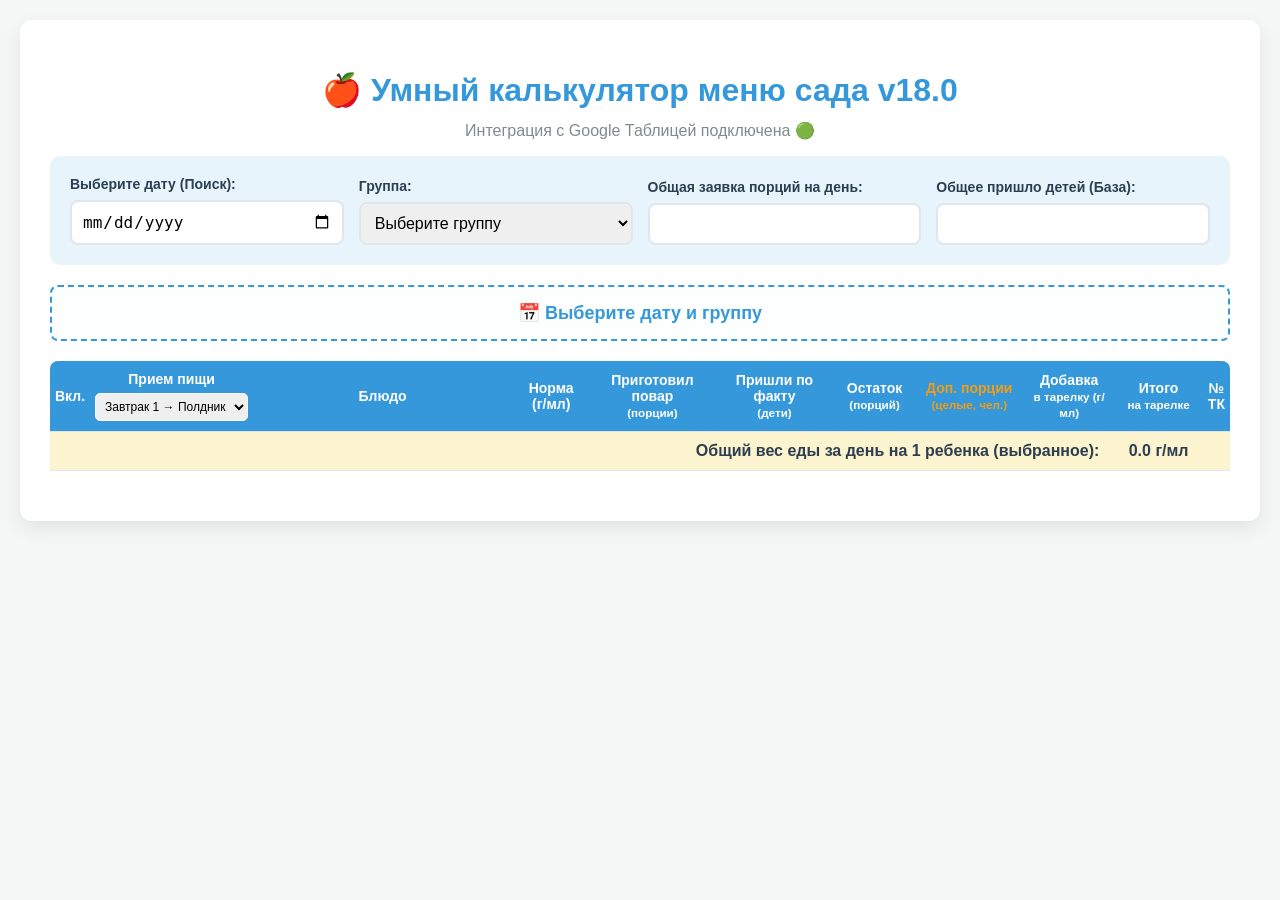
<file: index.html>
<!DOCTYPE html>
<html lang="ru">
<head>
    <meta charset="UTF-8">
    <meta name="viewport" content="width=device-width, initial-scale=1.0">
    <title>Умный калькулятор меню сада v18.0 (Синхронизация с Google Sheets)</title>
    <style>
        :root {
            --primary: #3498db;
            --secondary: #2ecc71;
            --warning: #f1c40f;
            --danger: #e74c3c;
            --word: #2b579a;
            --bg: #f4f7f6;
            --text: #2c3e50;
            --border: #e0e6ed;
            --row-even: #ffffff;
            --row-odd: #fff6da;
        }
        body { font-family: 'Segoe UI', Tahoma, Geneva, Verdana, sans-serif; background-color: var(--bg); color: var(--text); margin: 0; padding: 20px; }
        .container { background: white; max-width: 1400px; margin: 0 auto; padding: 30px; border-radius: 12px; box-shadow: 0 8px 20px rgba(0,0,0,0.08); }
        h1, h2 { text-align: center; color: var(--primary); }
        .panel { display: flex; gap: 15px; background: #e8f4fc; padding: 20px; border-radius: 10px; margin-bottom: 20px; flex-wrap: wrap; align-items: flex-end; }
        .input-group { flex: 1; min-width: 150px; }
        .input-group label { display: block; font-weight: bold; margin-bottom: 8px; font-size: 14px; }
        .input-group input, .input-group select { width: 100%; padding: 10px; border: 2px solid var(--border); border-radius: 8px; font-size: 16px; box-sizing: border-box; }
        .day-info { background: #fdfefe; border: 2px dashed var(--primary); padding: 15px; border-radius: 8px; text-align: center; font-size: 18px; font-weight: bold; color: var(--primary); margin-bottom: 20px; transition: 0.3s; }
        table { width: 100%; border-collapse: collapse; margin-bottom: 20px; font-size: 14px; }
        th, td { padding: 10px 5px; text-align: left; border-bottom: 1px solid var(--border); vertical-align: middle; }
        th { background: var(--primary); color: white; text-align: center; }
        th:first-child { border-top-left-radius: 8px; }
        th:last-child { border-top-right-radius: 8px; }
        .meal-even { background-color: var(--row-even); }
        .meal-odd { background-color: var(--row-odd); }
        .strict-toggle { font-size: 11px; color: #d35400; background: #fdebd0; padding: 3px 6px; border-radius: 4px; display: inline-flex; align-items: center; gap: 4px; margin-top: 4px; cursor: pointer; border: 1px solid #f39c12; transition: 0.2s; }
        .strict-toggle:hover { background: #fad7a1; }
        .strict-toggle input { width: 14px; height: 14px; margin: 0; cursor: pointer; accent-color: #d35400; }
        .highlight { color: #27ae60; font-weight: bold; background: #e8f8f5; text-align: center; border-radius: 4px; }
        .negative-highlight { color: #e74c3c; font-weight: bold; background: #fdf2f1; text-align: center; border-radius: 4px; }
        .pieces-highlight { color: #d35400; font-weight: bold; text-align: center; font-size: 15px; }
        .total-row { font-weight: bold; background: #fcf3cf; font-size: 16px; }
        .row-input { width: 75px; padding: 5px; border: 1px solid #ccc; border-radius: 4px; text-align: center; font-size: 14px; background: white; }
        input[type="checkbox"] { width: 18px; height: 18px; cursor: pointer; accent-color: var(--primary); }
        .btn { padding: 10px 20px; background: var(--primary); color: white; border: none; border-radius: 8px; font-size: 15px; font-weight: bold; cursor: pointer; margin-top: 10px; display: inline-flex; align-items: center; gap: 8px; }
        .btn:hover { background: #2980b9; }
        .btn-word { background: var(--word); }
        .btn-word:hover { background: #1f3f70; }
        .toolbar { display: flex; justify-content: space-between; align-items: center; margin-bottom: 10px; }
        .tk-link { color: #2980b9; text-decoration: underline; cursor: pointer; font-weight: bold; }
        @media print { .panel, .btn, .toolbar { display: none; } .container { box-shadow: none; padding: 0; } }
    </style>
<link rel="stylesheet" href="extra-dishes.css?v=20261108-2"></head>
<body>

<div class="container">
    <h1>🍎 Умный калькулятор меню сада v18.0</h1>
    <p style="text-align: center; color: #7f8c8d; margin-top:-10px;">Интеграция с Google Таблицей подключена 🟢</p>

    <div class="panel">
        <div class="input-group">
            <label>Выберите дату (Поиск):</label>
            <input type="date" id="dateSelect" autocomplete="off" min="2026-10-19" max="2028-06-30" onchange="loadDayData()">
        </div>
        <div class="input-group">
            <label>Группа:</label>
            <select id="groupSelect" onchange="onGroupSelection()" autocomplete="off">
                <option value="" selected disabled>Выберите группу</option>
                <option value="all">Все группы (Итог)</option>
                <option value="g1">Группа 1</option>
                <option value="g2">Группа 2</option>
                <option value="g3">Группа 3</option>
                <option value="g4">Группа 4</option>
                <option value="g7">Группа 7</option>
                <option value="g8">Группа 8</option>
                <option value="g9">Группа 9</option>
                <option value="g10">Группа 10</option>
            </select>
        </div>
        <div class="input-group">
            <label>Общая заявка порций на день:</label>
            <input type="number" id="globalOrdered" autocomplete="off" value="" min="1" oninput="onGlobalInput()">
        </div>
        <div class="input-group">
            <label>Общее пришло детей (База):</label>
            <input type="number" id="globalAttended" autocomplete="off" value="" min="1" oninput="onGlobalInput()">
        </div>
    </div>
    
    <div id="dayInfo" class="day-info">Выберите дату и группу</div>

    <div class="toolbar" id="toolbar" style="display:none;">
        <label style="cursor: pointer; font-weight: bold;">
            <input type="checkbox" id="selectAll" checked onchange="toggleAll(this.checked)"> 
            Выбрать / Снять всё
        </label>
        <div>
            <button class="btn btn-word" onclick="exportToWord()">📄 Скачать в Word</button>
            <button class="btn" onclick="window.print()">🖨 Печать</button>
        </div>
    </div>

    <table id="resultsTable">
        <thead>
            <tr>
                <th style="width: 3%;">Вкл.</th>
                <th style="width: 10%;">Прием пищи</th>
                <th style="width: 25%;">Блюдо</th>
                <th style="width: 7%;">Норма<br>(г/мл)</th>
                <th style="width: 11%;">Приготовил повар<br><small>(порции)</small></th>
                <th style="width: 11%;">Пришли по факту<br><small>(дети)</small></th>
                <th style="width: 7%;">Остаток<br><small>(порций)</small></th>
                <th style="width: 10%; color: #f39c12;">Доп. порции<br><small>(целые, чел.)</small></th>
                <th style="width: 8%;">Добавка<br><small>в тарелку (г/мл)</small></th>
                <th style="width: 10%;">Итого<br><small>на тарелке</small></th>
                <th style="width: 6%;">№ ТК</th>
            </tr>
        </thead>
        <tbody id="tableBody"></tbody>
        <tfoot>
            <tr class="total-row">
                <td colspan="9" style="text-align: right; padding-right: 15px;">Общий вес еды за день на 1 ребенка (выбранное):</td>
                <td id="totalDay" style="text-align: center;">0 г/мл</td>
                <td></td>
            </tr>
        </tfoot>
    </table>
</div>

<script>
    const menuDb = {"1": [{"meal": "Завтрак 1", "dish": "Каша пшенная молочная", "norm": 180.0, "tk": "120201", "strict": false, "default_strict": false}, {"meal": "Завтрак 1", "dish": "Чай с сахаром", "norm": 200.0, "tk": "160105", "strict": false, "default_strict": false}, {"meal": "Завтрак 1", "dish": "Сыр полутвердый", "norm": 20.0, "tk": "100102", "strict": false, "default_strict": true}, {"meal": "Завтрак 1", "dish": "Хлеб из муки пшеничной первого сорта", "norm": 20.0, "tk": "200102", "strict": false, "default_strict": true}, {"meal": "Завтрак 2", "dish": "Фрукты, плоды в ассортименте (см. приложение №1)", "norm": 100.0, "tk": "210104", "strict": false, "default_strict": true}, {"meal": "Обед", "dish": "Салат из моркови с растительным маслом", "norm": 65.0, "tk": "100301", "strict": false, "default_strict": false}, {"meal": "Обед", "dish": "Суп картофельный с бобовыми (фасоль) на мясном бульоне", "norm": 200.0, "tk": "110329-1", "strict": false, "default_strict": false}, {"meal": "Обед", "dish": "Гуляш из отварного мяса", "norm": 70.0, "tk": "120549", "strict": false, "default_strict": false}, {"meal": "Обед", "dish": "Изделия макаронные отварные", "norm": 130.0, "tk": "130401", "strict": false, "default_strict": false}, {"meal": "Обед", "dish": "Сок фруктовый в ассортименте ДП (см. приложение №2)", "norm": 200.0, "tk": "", "strict": false, "default_strict": false}, {"meal": "Обед", "dish": "Хлеб из муки пшеничной первого сорта", "norm": 20.0, "tk": "200102", "strict": false, "default_strict": true}, {"meal": "Обед", "dish": "Хлеб ржано-пшеничный", "norm": 20.0, "tk": "200103", "strict": false, "default_strict": true}, {"meal": "Полдник", "dish": "Оладьи", "norm": 80.0, "tk": "120702", "strict": false, "default_strict": true}, {"meal": "Полдник", "dish": "Повидло", "norm": 5.0, "tk": "140210", "strict": false, "default_strict": true}, {"meal": "Полдник", "dish": "Кисломолочный напиток (см. приложение №4)", "norm": 180.0, "tk": "230103", "strict": false, "default_strict": false}], "2": [{"meal": "Завтрак 1", "dish": "Омлет натуральный, запеченный", "norm": 160.0, "tk": "120301", "strict": false, "default_strict": false}, {"meal": "Завтрак 1", "dish": "Кофейный напиток из цикория с молоком", "norm": 200.0, "tk": "160104", "strict": false, "default_strict": false}, {"meal": "Завтрак 1", "dish": "Кондитерское изделие (см. приложение №5)", "norm": 20.0, "tk": "", "strict": false, "default_strict": true}, {"meal": "Завтрак 1", "dish": "Хлеб из муки пшеничной первого сорта", "norm": 40.0, "tk": "200102", "strict": false, "default_strict": true}, {"meal": "Завтрак 2", "dish": "Фрукты, плоды в ассортименте (см. приложение №1)", "norm": 100.0, "tk": "210103", "strict": false, "default_strict": true}, {"meal": "Обед", "dish": "Винегрет", "norm": 65.0, "tk": "100501", "strict": false, "default_strict": false}, {"meal": "Обед", "dish": "Суп-пюре из разных овощей", "norm": 190.0, "tk": "110340", "strict": false, "default_strict": false}, {"meal": "Обед", "dish": "Сухарики из хлеба пшеничного", "norm": 10.0, "tk": "180601", "strict": false, "default_strict": true}, {"meal": "Обед", "dish": "Рагу из мяса птицы", "norm": 180.0, "tk": "120609", "strict": false, "default_strict": false}, {"meal": "Обед", "dish": "Напиток витаминный", "norm": 200.0, "tk": "160238", "strict": false, "default_strict": false}, {"meal": "Обед", "dish": "Хлеб из муки пшеничной первого сорта", "norm": 20.0, "tk": "200102", "strict": false, "default_strict": true}, {"meal": "Обед", "dish": "Хлеб ржано-пшеничный", "norm": 20.0, "tk": "200103", "strict": false, "default_strict": true}, {"meal": "Полдник", "dish": "Творог для детского питания", "norm": 100.0, "tk": "", "strict": false, "default_strict": true}, {"meal": "Полдник", "dish": "Булочка Домашняя", "norm": 30.0, "tk": "190113", "strict": false, "default_strict": true}, {"meal": "Полдник", "dish": "Кисломолочный напиток (см. приложение №4)", "norm": 180.0, "tk": "230101", "strict": false, "default_strict": false}], "3": [{"meal": "Завтрак 1", "dish": "Каша жидкая на молоке (манная)", "norm": 180.0, "tk": "120205", "strict": false, "default_strict": false}, {"meal": "Завтрак 1", "dish": "Кофейный напиток злаковый на молоке", "norm": 200.0, "tk": "", "strict": false, "default_strict": false}, {"meal": "Завтрак 1", "dish": "Масло коровье сладкосливочное несоленое", "norm": 10.0, "tk": "140113", "strict": false, "default_strict": true}, {"meal": "Завтрак 1", "dish": "Хлеб из муки пшеничной первого сорта", "norm": 40.0, "tk": "200102", "strict": false, "default_strict": true}, {"meal": "Завтрак 2", "dish": "Фрукты, плоды в ассортименте (см. приложение №1)", "norm": 100.0, "tk": "210104", "strict": false, "default_strict": true}, {"meal": "Обед", "dish": "Сельдь с растительным маслом", "norm": 65.0, "tk": "100602", "strict": false, "default_strict": false}, {"meal": "Обед", "dish": "Рассольник домашний с мясом", "norm": 200.0, "tk": "120207", "strict": false, "default_strict": false}, {"meal": "Обед", "dish": "Печень тушеная (говяжья)", "norm": 80.0, "tk": "120516", "strict": false, "default_strict": false}, {"meal": "Обед", "dish": "Соус сметанный", "norm": 40.0, "tk": "140106", "strict": false, "default_strict": false}, {"meal": "Обед", "dish": "Пюре картофельное", "norm": 150.0, "tk": "130101", "strict": false, "default_strict": false}, {"meal": "Обед", "dish": "Компот из плодов сушеных", "norm": 200.0, "tk": "160209-2", "strict": false, "default_strict": false}, {"meal": "Обед", "dish": "Хлеб из муки пшеничной первого сорта", "norm": 40.0, "tk": "200102", "strict": false, "default_strict": true}, {"meal": "Обед", "dish": "Хлеб ржано-пшеничный", "norm": 40.0, "tk": "200103", "strict": false, "default_strict": true}, {"meal": "Полдник", "dish": "Каша рисовая молочная жидкая", "norm": 150.0, "tk": "120225", "strict": false, "default_strict": false}, {"meal": "Полдник", "dish": "Кондитерское изделие (см. приложение №5)", "norm": 15.0, "tk": "", "strict": false, "default_strict": true}, {"meal": "Полдник", "dish": "Кисломолочный напиток (см. приложение №4)", "norm": 180.0, "tk": "230102", "strict": false, "default_strict": false}], "4": [{"meal": "Завтрак 1", "dish": "Каша «Дружба»", "norm": 180.0, "tk": "120222", "strict": false, "default_strict": false}, {"meal": "Завтрак 1", "dish": "Какао на молоке", "norm": 200.0, "tk": "160101", "strict": false, "default_strict": false}, {"meal": "Завтрак 1", "dish": "Творог для детского питания", "norm": 100.0, "tk": "", "strict": false, "default_strict": true}, {"meal": "Завтрак 1", "dish": "Хлеб из муки пшеничной первого сорта", "norm": 20.0, "tk": "200102", "strict": false, "default_strict": true}, {"meal": "Завтрак 2", "dish": "Фрукты, плоды в ассортименте (см. приложение №1)", "norm": 100.0, "tk": "210104", "strict": false, "default_strict": true}, {"meal": "Обед", "dish": "Салат из свежих овощей с растительным маслом", "norm": 65.0, "tk": "100507", "strict": false, "default_strict": false}, {"meal": "Обед", "dish": "Суп из овощей на курином бульоне", "norm": 200.0, "tk": "110326", "strict": false, "default_strict": false}, {"meal": "Обед", "dish": "Гуляш из отварной птицы", "norm": 70.0, "tk": "120601-1", "strict": false, "default_strict": false}, {"meal": "Обед", "dish": "Изделия макаронные отварные", "norm": 130.0, "tk": "130401", "strict": false, "default_strict": false}, {"meal": "Обед", "dish": "Напиток вишневый", "norm": 200.0, "tk": "", "strict": false, "default_strict": false}, {"meal": "Обед", "dish": "Хлеб из муки пшеничной первого сорта", "norm": 20.0, "tk": "200102", "strict": false, "default_strict": true}, {"meal": "Обед", "dish": "Хлеб ржано-пшеничный", "norm": 40.0, "tk": "200103", "strict": false, "default_strict": true}, {"meal": "Полдник", "dish": "Оладьи", "norm": 80.0, "tk": "120702", "strict": false, "default_strict": true}, {"meal": "Полдник", "dish": "Соус клюквенный", "norm": 10.0, "tk": "140208", "strict": false, "default_strict": false}, {"meal": "Полдник", "dish": "Кисломолочный напиток (см. приложение №4)", "norm": 180.0, "tk": "230103", "strict": false, "default_strict": false}], "5": [{"meal": "Завтрак 1", "dish": "Каша жидкая на молоке (из хлопьев овсяных)", "norm": 180.0, "tk": "120224", "strict": false, "default_strict": false}, {"meal": "Завтрак 1", "dish": "Чай с сахаром", "norm": 200.0, "tk": "160105", "strict": false, "default_strict": false}, {"meal": "Завтрак 1", "dish": "Творог для детского питания", "norm": 50.0, "tk": "140113", "strict": false, "default_strict": true}, {"meal": "Завтрак 1", "dish": "Масло коровье сладкосливочное несоленое", "norm": 10.0, "tk": "140113", "strict": false, "default_strict": true}, {"meal": "Завтрак 1", "dish": "Хлеб из муки пшеничной первого сорта", "norm": 40.0, "tk": "200102", "strict": false, "default_strict": true}, {"meal": "Завтрак 2", "dish": "Фрукты, плоды в ассортименте (см. приложение №1)", "norm": 100.0, "tk": "210103", "strict": false, "default_strict": true}, {"meal": "Обед", "dish": "Икра из кабачков", "norm": 65.0, "tk": "100518", "strict": false, "default_strict": false}, {"meal": "Обед", "dish": "Суп крестьянский с крупой (перловая)", "norm": 200.0, "tk": "110322", "strict": false, "default_strict": false}, {"meal": "Обед", "dish": "Рыба, запеченная с картофелем, по-русски", "norm": 180.0, "tk": "120409", "strict": false, "default_strict": false}, {"meal": "Обед", "dish": "Рис отварной", "norm": 200.0, "tk": "160234", "strict": false, "default_strict": false}, {"meal": "Обед", "dish": "Напиток из шиповника", "norm": 40.0, "tk": "200102", "strict": false, "default_strict": false}, {"meal": "Обед", "dish": "Хлеб ржано-пшеничный", "norm": 40.0, "tk": "200103", "strict": false, "default_strict": true}, {"meal": "Полдник", "dish": "Макароны, запеченные с яйцом", "norm": 150.0, "tk": "120213-3", "strict": false, "default_strict": true}, {"meal": "Полдник", "dish": "Кисломолочный напиток (см. приложение №4)", "norm": 180.0, "tk": "230101", "strict": false, "default_strict": false}], "6": [{"meal": "Завтрак 1", "dish": "Омлет натуральный, запеченный", "norm": 160.0, "tk": "120301", "strict": false, "default_strict": false}, {"meal": "Завтрак 1", "dish": "Кофейный напиток злаковый на молоке", "norm": 200.0, "tk": "160103", "strict": false, "default_strict": false}, {"meal": "Завтрак 1", "dish": "Кондитерское изделие (см. приложение №5)", "norm": 20.0, "tk": "", "strict": false, "default_strict": true}, {"meal": "Завтрак 1", "dish": "Хлеб из муки пшеничной первого сорта", "norm": 20.0, "tk": "200102", "strict": false, "default_strict": true}, {"meal": "Завтрак 2", "dish": "Фрукты, плоды в ассортименте (см. приложение №1)", "norm": 100.0, "tk": "210102", "strict": false, "default_strict": true}, {"meal": "Обед", "dish": "Салат из моркови с растительным маслом", "norm": 65.0, "tk": "100301", "strict": false, "default_strict": false}, {"meal": "Обед", "dish": "Щи из капусты свежей на бульоне мясном с мелконарезанными овощами", "norm": 200.0, "tk": "110111", "strict": false, "default_strict": false}, {"meal": "Обед", "dish": "Азу из мяса отварного", "norm": 70.0, "tk": "120532", "strict": false, "default_strict": false}, {"meal": "Обед", "dish": "Каша пшенная рассыпчатая", "norm": 130.0, "tk": "130309", "strict": false, "default_strict": false}, {"meal": "Обед", "dish": "Компот из плодов сушеных", "norm": 200.0, "tk": "160209-2", "strict": false, "default_strict": false}, {"meal": "Обед", "dish": "Хлеб из муки пшеничной первого сорта", "norm": 20.0, "tk": "200102", "strict": false, "default_strict": true}, {"meal": "Обед", "dish": "Хлеб ржано-пшеничный", "norm": 20.0, "tk": "200103", "strict": false, "default_strict": true}, {"meal": "Полдник", "dish": "Каша рисовая молочная жидкая", "norm": 150.0, "tk": "120225", "strict": false, "default_strict": false}, {"meal": "Полдник", "dish": "Булочка Домашняя", "norm": 30.0, "tk": "190117", "strict": false, "default_strict": true}, {"meal": "Полдник", "dish": "Кисломолочный напиток (см. приложение №4)", "norm": 180.0, "tk": "230102", "strict": false, "default_strict": false}], "7": [{"meal": "Завтрак 1", "dish": "Каша молочная пшенная жидкая", "norm": 180.0, "tk": "120250", "strict": false, "default_strict": false}, {"meal": "Завтрак 1", "dish": "Чай с лимоном", "norm": 200.0, "tk": "160106", "strict": false, "default_strict": false}, {"meal": "Завтрак 1", "dish": "Творог для детского питания", "norm": 50.0, "tk": "100102", "strict": false, "default_strict": true}, {"meal": "Завтрак 1", "dish": "Сыр полутвердый", "norm": 20.0, "tk": "200102", "strict": false, "default_strict": true}, {"meal": "Завтрак 1", "dish": "Хлеб из муки пшеничной первого сорта", "norm": 20.0, "tk": "200102", "strict": false, "default_strict": true}, {"meal": "Завтрак 2", "dish": "Фрукты, плоды в ассортименте(см. приложение №1)", "norm": 100.0, "tk": "210110", "strict": false, "default_strict": true}, {"meal": "Обед", "dish": "Салат из сборных овощей", "norm": 65.0, "tk": "100509", "strict": false, "default_strict": false}, {"meal": "Обед", "dish": "Суп картофельный с бобовыми (горох)", "norm": 190.0, "tk": "110327-2", "strict": false, "default_strict": false}, {"meal": "Обед", "dish": "Сухарики из хлеба пшеничного", "norm": 10.0, "tk": "180601", "strict": false, "default_strict": true}, {"meal": "Обед", "dish": "Тефтели рыбные", "norm": 70.0, "tk": "120403", "strict": false, "default_strict": true}, {"meal": "Обед", "dish": "Изделия макаронные отварные", "norm": 130.0, "tk": "130401", "strict": false, "default_strict": false}, {"meal": "Обед", "dish": "Напиток вишневый", "norm": 200.0, "tk": "160204", "strict": false, "default_strict": false}, {"meal": "Обед", "dish": "Хлеб из муки пшеничной первого сорта", "norm": 20.0, "tk": "200102", "strict": false, "default_strict": true}, {"meal": "Обед", "dish": "Хлеб ржано-пшеничный", "norm": 20.0, "tk": "200103", "strict": false, "default_strict": true}, {"meal": "Полдник", "dish": "Каша пшенная молочная", "norm": 150.0, "tk": "120201", "strict": false, "default_strict": false}, {"meal": "Полдник", "dish": "Булочка Любимая", "norm": 30.0, "tk": "190107 190217", "strict": false, "default_strict": true}, {"meal": "Полдник", "dish": "Кисломолочный напиток (см.приложение №4)", "norm": 180.0, "tk": "230103", "strict": false, "default_strict": false}], "8": [{"meal": "Завтрак 1", "dish": "Каша жидкая на молоке (из хлопьев овсяных)", "norm": 200.0, "tk": "120224", "strict": false, "default_strict": false}, {"meal": "Завтрак 1", "dish": "Какао на молоке", "norm": 200.0, "tk": "140113", "strict": false, "default_strict": false}, {"meal": "Завтрак 1", "dish": "Масло коровье сладкосливочное несоленое", "norm": 10.0, "tk": "160304", "strict": false, "default_strict": true}, {"meal": "Завтрак 1", "dish": "Хлеб из муки пшеничной первого сорта", "norm": 40.0, "tk": "110101", "strict": false, "default_strict": true}, {"meal": "Завтрак 2", "dish": "Фрукты, плоды в ассортименте (см. приложение №1)", "norm": 100.0, "tk": "", "strict": false, "default_strict": true}, {"meal": "Обед", "dish": "Салат из свежих овощей", "norm": 60.0, "tk": "210110", "strict": false, "default_strict": false}, {"meal": "Обед", "dish": "Суп картофельный с бобовыми (горох)", "norm": 200.0, "tk": "110327-2", "strict": false, "default_strict": false}, {"meal": "Обед", "dish": "Сухарики из хлеба пшеничного", "norm": 20.0, "tk": "180601", "strict": false, "default_strict": true}, {"meal": "Обед", "dish": "Тефтели рыбные", "norm": 70.0, "tk": "120403", "strict": false, "default_strict": true}, {"meal": "Обед", "dish": "Изделия макаронные отварные", "norm": 130.0, "tk": "160304", "strict": false, "default_strict": false}, {"meal": "Обед", "dish": "Напиток вишневый", "norm": 200.0, "tk": "200102", "strict": false, "default_strict": false}, {"meal": "Обед", "dish": "Хлеб из муки пшеничной первого сорта", "norm": 20.0, "tk": "190107", "strict": false, "default_strict": true}, {"meal": "Обед", "dish": "Хлеб ржано-пшеничный", "norm": 30.0, "tk": "230103", "strict": false, "default_strict": true}, {"meal": "Полдник", "dish": "Каша пшенная молочная", "norm": 150.0, "tk": "120201", "strict": false, "default_strict": false}, {"meal": "Полдник", "dish": "Булочка Любимая", "norm": 50.0, "tk": "170401", "strict": false, "default_strict": true}, {"meal": "Полдник", "dish": "Кисломолочный напиток (см. приложение №4)", "norm": 150.0, "tk": "190107", "strict": false, "default_strict": false}], "9": [{"meal": "Завтрак 1", "dish": "Каша жидкая на молоке (гречневая)", "norm": 180.0, "tk": "120223", "strict": false, "default_strict": false}, {"meal": "Завтрак 1", "dish": "Чай с сахаром", "norm": 200.0, "tk": "160105", "strict": false, "default_strict": false}, {"meal": "Завтрак 1", "dish": "Сыр полутвердый", "norm": 10.0, "tk": "140113", "strict": false, "default_strict": true}, {"meal": "Завтрак 1", "dish": "Масло коровье сладкосливочное несоленое", "norm": 10.0, "tk": "160304", "strict": false, "default_strict": true}, {"meal": "Завтрак 1", "dish": "Хлеб из муки пшеничной первого сорта", "norm": 40.0, "tk": "200102", "strict": false, "default_strict": true}, {"meal": "Завтрак 2", "dish": "Фрукты, плоды в ассортименте (см. приложение №1)", "norm": 100.0, "tk": "", "strict": false, "default_strict": true}, {"meal": "Обед", "dish": "Салат из помидоров с растительным маслом", "norm": 65.0, "tk": "110505-1", "strict": false, "default_strict": false}, {"meal": "Обед", "dish": "Суп из овощей на мясном бульоне", "norm": 200.0, "tk": "120534", "strict": false, "default_strict": false}, {"meal": "Обед", "dish": "Запеканка картофельная с мясом отварным", "norm": 150.0, "tk": "160201-1", "strict": false, "default_strict": false}, {"meal": "Обед", "dish": "Кисель из клюквы быстрозамороженной", "norm": 200.0, "tk": "200102", "strict": false, "default_strict": false}, {"meal": "Обед", "dish": "Хлеб из муки пшеничной первого сорта", "norm": 40.0, "tk": "190217", "strict": false, "default_strict": true}, {"meal": "Обед", "dish": "Хлеб ржано-пшеничный", "norm": 40.0, "tk": "230102", "strict": false, "default_strict": true}, {"meal": "Полдник", "dish": "Омлет натуральный, запеченный", "norm": 160.0, "tk": "120701", "strict": false, "default_strict": false}, {"meal": "Полдник", "dish": "Булочка Городская", "norm": 50.0, "tk": "190203", "strict": false, "default_strict": true}, {"meal": "Полдник", "dish": "Кисломолочный напиток (см. приложение №4)", "norm": 180.0, "tk": "230102", "strict": false, "default_strict": false}], "10": [{"meal": "Завтрак 1", "dish": "Каша рисовая молочная жидкая", "norm": 180.0, "tk": "120225", "strict": false, "default_strict": false}, {"meal": "Завтрак 1", "dish": "Кофейный напиток из цикория с молоком", "norm": 200.0, "tk": "160104", "strict": false, "default_strict": false}, {"meal": "Завтрак 1", "dish": "Творог для детского питания", "norm": 100.0, "tk": "300102", "strict": false, "default_strict": true}, {"meal": "Завтрак 1", "dish": "Хлеб из муки пшеничной первого сорта", "norm": 20.0, "tk": "", "strict": false, "default_strict": true}, {"meal": "Завтрак 2", "dish": "Фрукты, плоды в ассортименте(см. приложение №1)", "norm": 100.0, "tk": "210110", "strict": false, "default_strict": true}, {"meal": "Обед", "dish": "Салат из отварного картофеля, свежего огурца и зеленого салата", "norm": 65.0, "tk": "100544", "strict": false, "default_strict": false}, {"meal": "Обед", "dish": "Рассольник домашний с мясом", "norm": 200.0, "tk": "110207", "strict": false, "default_strict": false}, {"meal": "Обед", "dish": "Печень тушеная (говяжья)", "norm": 80.0, "tk": "120515", "strict": false, "default_strict": false}, {"meal": "Обед", "dish": "Соус сметанный", "norm": 40.0, "tk": "140106", "strict": false, "default_strict": false}, {"meal": "Обед", "dish": "Изделия макаронные отварные", "norm": 130.0, "tk": "130401", "strict": false, "default_strict": false}, {"meal": "Обед", "dish": "Сок фруктовый в ассортименте ДП (см. приложение №2)", "norm": 200.0, "tk": "", "strict": false, "default_strict": false}, {"meal": "Обед", "dish": "Хлеб из муки пшеничной первого сорта", "norm": 20.0, "tk": "200102", "strict": false, "default_strict": true}, {"meal": "Обед", "dish": "Хлеб ржано-пшеничный", "norm": 20.0, "tk": "200103", "strict": false, "default_strict": true}, {"meal": "Полдник", "dish": "Оладьи", "norm": 80.0, "tk": "120702", "strict": false, "default_strict": true}, {"meal": "Полдник", "dish": "Повидло", "norm": 5.0, "tk": "140210", "strict": false, "default_strict": false}, {"meal": "Полдник", "dish": "Кисломолочный напиток (см.приложение №4)", "norm": 180.0, "tk": "230103", "strict": false, "default_strict": false}], "11": [{"meal": "Завтрак 1", "dish": "Каша пшенная молочная", "norm": 180.0, "tk": "120201", "strict": false, "default_strict": false}, {"meal": "Завтрак 1", "dish": "Какао на молоке", "norm": 200.0, "tk": "140113", "strict": false, "default_strict": false}, {"meal": "Завтрак 1", "dish": "Масло коровье сладкосливочное несоленое", "norm": 10.0, "tk": "160304", "strict": false, "default_strict": true}, {"meal": "Завтрак 1", "dish": "Хлеб из муки пшеничной первого сорта", "norm": 40.0, "tk": "200102", "strict": false, "default_strict": true}, {"meal": "Завтрак 2", "dish": "Фрукты, плоды в ассортименте (см. приложение №1)", "norm": 100.0, "tk": "", "strict": false, "default_strict": true}, {"meal": "Обед", "dish": "Икра из уваренных кабачков", "norm": 65.0, "tk": "100518", "strict": false, "default_strict": false}, {"meal": "Обед", "dish": "Уха ростовская", "norm": 200.0, "tk": "110316", "strict": false, "default_strict": false}, {"meal": "Обед", "dish": "Голубцы ленивые", "norm": 200.0, "tk": "120542", "strict": false, "default_strict": false}, {"meal": "Обед", "dish": "Компот из плодов сухих", "norm": 200.0, "tk": "160209-2", "strict": false, "default_strict": false}, {"meal": "Обед", "dish": "Хлеб из муки пшеничной первого сорта", "norm": 40.0, "tk": "200102", "strict": false, "default_strict": true}, {"meal": "Обед", "dish": "Хлеб ржано-пшеничный", "norm": 40.0, "tk": "200103", "strict": false, "default_strict": true}, {"meal": "Полдник", "dish": "Макароны, запеченные с яйцом", "norm": 150.0, "tk": "120243-1", "strict": false, "default_strict": true}, {"meal": "Полдник", "dish": "Кисломолочный напиток (см. приложение №4)", "norm": 180.0, "tk": "230101", "strict": false, "default_strict": false}], "12": [{"meal": "Завтрак 1", "dish": "Омлет натуральный, запеченный", "norm": 160.0, "tk": "120701", "strict": false, "default_strict": false}, {"meal": "Завтрак 1", "dish": "Кофейный напиток злаковый на молоке", "norm": 200.0, "tk": "160103", "strict": false, "default_strict": false}, {"meal": "Завтрак 1", "dish": "Кондитерское изделие (см. приложение №5)", "norm": 20.0, "tk": "", "strict": false, "default_strict": true}, {"meal": "Завтрак 1", "dish": "Творог для детского питания", "norm": 50.0, "tk": "", "strict": false, "default_strict": true}, {"meal": "Завтрак 1", "dish": "Хлеб из муки пшеничной первого сорта", "norm": 20.0, "tk": "200102", "strict": false, "default_strict": true}, {"meal": "Завтрак 2", "dish": "Фрукты, плоды в ассортименте (см. приложение №1)", "norm": 100.0, "tk": "210103", "strict": false, "default_strict": true}, {"meal": "Обед", "dish": "Салат из свежих огурцов с растительным маслом", "norm": 65.0, "tk": "100507", "strict": false, "default_strict": false}, {"meal": "Обед", "dish": "Борщ с капустой и картофелем на мясном бульоне", "norm": 200.0, "tk": "110109", "strict": false, "default_strict": false}, {"meal": "Обед", "dish": "Гуляш из отварного мяса", "norm": 70.0, "tk": "120549", "strict": false, "default_strict": false}, {"meal": "Обед", "dish": "Пюре картофельное", "norm": 150.0, "tk": "130101", "strict": false, "default_strict": false}, {"meal": "Обед", "dish": "Сок фруктовый в ассортименте ДП (см. приложение №2)", "norm": 200.0, "tk": "", "strict": false, "default_strict": false}, {"meal": "Обед", "dish": "Хлеб из муки пшеничной первого сорта", "norm": 40.0, "tk": "200102", "strict": false, "default_strict": true}, {"meal": "Обед", "dish": "Хлеб ржано-пшеничный", "norm": 40.0, "tk": "200103", "strict": false, "default_strict": true}, {"meal": "Полдник", "dish": "Каша молочная кукурузная жидкая", "norm": 150.0, "tk": "120247", "strict": false, "default_strict": false}, {"meal": "Полдник", "dish": "Ватрушка с повидлом", "norm": 40.0, "tk": "190213", "strict": false, "default_strict": true}, {"meal": "Полдник", "dish": "Кисломолочный напиток (см. приложение №4)", "norm": 180.0, "tk": "230102", "strict": false, "default_strict": false}, {"meal": "Вода питьевая детская (на весь день) (см. приложение №3)", "dish": "Вода питьевая детская", "norm": 200.0, "tk": "", "strict": false, "default_strict": false}], "13": [{"meal": "Завтрак 1", "dish": "Каша жидкая на молоке (из хлопьев овсяных)", "norm": 180.0, "tk": "120224", "strict": false, "default_strict": false}, {"meal": "Завтрак 1", "dish": "Чай с сахаром", "norm": 200.0, "tk": "160105", "strict": false, "default_strict": false}, {"meal": "Завтрак 1", "dish": "Масло коровье сладкосливочное несоленое", "norm": 10.0, "tk": "140113", "strict": false, "default_strict": true}, {"meal": "Завтрак 1", "dish": "Творог для детского питания", "norm": 100.0, "tk": "", "strict": false, "default_strict": true}, {"meal": "Завтрак 1", "dish": "Хлеб из муки пшеничной первого сорта", "norm": 40.0, "tk": "200102", "strict": false, "default_strict": true}, {"meal": "Завтрак 2", "dish": "Фрукты, плоды в ассортименте (см. приложение №1)", "norm": 100.0, "tk": "210110", "strict": false, "default_strict": true}, {"meal": "Обед", "dish": "Салат из капусты с растительным маслом", "norm": 65.0, "tk": "100201", "strict": false, "default_strict": false}, {"meal": "Обед", "dish": "Суп картофельный с бобовыми (горох)", "norm": 190.0, "tk": "110327-2", "strict": false, "default_strict": false}, {"meal": "Обед", "dish": "Сухарики из хлеба пшеничного", "norm": 10.0, "tk": "180601", "strict": false, "default_strict": true}, {"meal": "Обед", "dish": "Рыба (филе) запеченная", "norm": 70.0, "tk": "120408", "strict": false, "default_strict": false}, {"meal": "Обед", "dish": "Изделия макаронные отварные", "norm": 130.0, "tk": "120401", "strict": false, "default_strict": false}, {"meal": "Обед", "dish": "Напиток вишневый", "norm": 200.0, "tk": "160204", "strict": false, "default_strict": false}, {"meal": "Обед", "dish": "Хлеб из муки пшеничной первого сорта", "norm": 20.0, "tk": "200102", "strict": false, "default_strict": true}, {"meal": "Обед", "dish": "Хлеб ржано-пшеничный", "norm": 40.0, "tk": "200103", "strict": false, "default_strict": true}, {"meal": "Полдник", "dish": "Оладьи", "norm": 80.0, "tk": "120202", "strict": false, "default_strict": true}, {"meal": "Полдник", "dish": "Повидло", "norm": 30.0, "tk": "140210", "strict": false, "default_strict": true}, {"meal": "Полдник", "dish": "Кисломолочный напиток (см. приложение №4)", "norm": 180.0, "tk": "230116", "strict": false, "default_strict": false}], "14": [{"meal": "Завтрак 1", "dish": "Каша жидкая на молоке (манная)", "norm": 180.0, "tk": "120205", "strict": false, "default_strict": false}, {"meal": "Завтрак 1", "dish": "Чай с молоком с сахаром", "norm": 200.0, "tk": "160108", "strict": false, "default_strict": false}, {"meal": "Завтрак 1", "dish": "Сыр полутвердый", "norm": 20.0, "tk": "100102", "strict": false, "default_strict": true}, {"meal": "Завтрак 1", "dish": "Хлеб из муки пшеничной первого сорта", "norm": 40.0, "tk": "200102", "strict": false, "default_strict": true}, {"meal": "Завтрак 2", "dish": "Фрукты, плоды в ассортименте (см. приложение №1)", "norm": 100.0, "tk": "210104", "strict": false, "default_strict": true}, {"meal": "Обед", "dish": "Сельдь с растительным маслом", "norm": 65.0, "tk": "100602", "strict": false, "default_strict": false}, {"meal": "Обед", "dish": "Суп с клецками на мясном бульоне", "norm": 200.0, "tk": "110332-2", "strict": false, "default_strict": false}, {"meal": "Обед", "dish": "Запеканка картофельная с мясом отварным", "norm": 180.0, "tk": "120534", "strict": false, "default_strict": false}, {"meal": "Обед", "dish": "Сок фруктовый в ассортименте ДП (см. приложение №2)", "norm": 200.0, "tk": "", "strict": false, "default_strict": false}, {"meal": "Обед", "dish": "Хлеб из муки пшеничной первого сорта", "norm": 20.0, "tk": "200102", "strict": false, "default_strict": true}, {"meal": "Обед", "dish": "Хлеб ржано-пшеничный", "norm": 20.0, "tk": "200103", "strict": false, "default_strict": true}, {"meal": "Полдник", "dish": "Каша рисовая молочная жидкая", "norm": 150.0, "tk": "120225", "strict": false, "default_strict": false}, {"meal": "Полдник", "dish": "Кондитерское изделие (см. приложение №5)", "norm": 18.0, "tk": "", "strict": false, "default_strict": true}, {"meal": "Полдник", "dish": "Кисломолочный напиток (см. приложение №4)", "norm": 180.0, "tk": "230103", "strict": false, "default_strict": false}, {"meal": "Вода питьевая детская (на весь день) (см. приложение №3)", "dish": "Вода питьевая детская", "norm": 200.0, "tk": "", "strict": false, "default_strict": false}], "15": [{"meal": "Завтрак 1", "dish": "Омлет натуральный, запеченный", "norm": 160.0, "tk": "120701", "strict": false, "default_strict": false}, {"meal": "Завтрак 1", "dish": "Кофейный напиток из цикория с молоком", "norm": 200.0, "tk": "160104", "strict": false, "default_strict": false}, {"meal": "Завтрак 1", "dish": "Творог для детского питания", "norm": 100.0, "tk": "", "strict": false, "default_strict": true}, {"meal": "Завтрак 1", "dish": "Кондитерское изделие (см. приложение №5)", "norm": 20.0, "tk": "", "strict": false, "default_strict": true}, {"meal": "Завтрак 1", "dish": "Хлеб из муки пшеничной первого сорта", "norm": 20.0, "tk": "200102", "strict": false, "default_strict": true}, {"meal": "Завтрак 2", "dish": "Фрукты, плоды в ассортименте(см. приложение №1)", "norm": 100.0, "tk": "210103", "strict": false, "default_strict": true}, {"meal": "Обед", "dish": "Салат Мозаика", "norm": 65.0, "tk": "100515-1", "strict": false, "default_strict": false}, {"meal": "Обед", "dish": "Щи из капусты свежей на бульоне мясном с мелкошинкованными овощами", "norm": 200.0, "tk": "110111", "strict": false, "default_strict": false}, {"meal": "Обед", "dish": "Суфле из отварного мяса (говядина)", "norm": 70.0, "tk": "120537", "strict": false, "default_strict": false}, {"meal": "Обед", "dish": "Свекла тушеная", "norm": 150.0, "tk": "130209", "strict": false, "default_strict": false}, {"meal": "Обед", "dish": "Напиток из плодов сухих (изюм)", "norm": 200.0, "tk": "160242", "strict": false, "default_strict": false}, {"meal": "Обед", "dish": "Хлеб из муки пшеничной первого сорта", "norm": 20.0, "tk": "200102", "strict": false, "default_strict": true}, {"meal": "Обед", "dish": "Хлеб ржано-пшеничный", "norm": 40.0, "tk": "200103", "strict": false, "default_strict": true}, {"meal": "Полдник", "dish": "Каша молочная кукурузная жидкая", "norm": 150.0, "tk": "120247", "strict": false, "default_strict": false}, {"meal": "Полдник", "dish": "Булочка Любимая", "norm": 30.0, "tk": "190107", "strict": false, "default_strict": true}, {"meal": "Полдник", "dish": "Кисломолочный напиток (см. приложение №4)", "norm": 180.0, "tk": "230101", "strict": false, "default_strict": false}, {"meal": "Вода питьевая детская (на весь день) (см. приложение №3)", "dish": "Вода питьевая детская", "norm": 200.0, "tk": "", "strict": false, "default_strict": false}], "16": [{"meal": "Завтрак 1", "dish": "Каша пшенная молочная", "norm": 180.0, "tk": "120201", "strict": false, "default_strict": false}, {"meal": "Завтрак 1", "dish": "Чай с лимоном", "norm": 200.0, "tk": "160106", "strict": false, "default_strict": false}, {"meal": "Завтрак 1", "dish": "Масло коровье сладкосливочное несоленое", "norm": 20.0, "tk": "140113", "strict": false, "default_strict": true}, {"meal": "Завтрак 1", "dish": "Хлеб из муки пшеничной первого сорта", "norm": 40.0, "tk": "200102", "strict": false, "default_strict": true}, {"meal": "Завтрак 2", "dish": "Фрукты, плоды в ассортименте(см. приложение №1)", "norm": 100.0, "tk": "210102", "strict": false, "default_strict": true}, {"meal": "Обед", "dish": "Салат из моркови с сахаром", "norm": 65.0, "tk": "100302", "strict": false, "default_strict": false}, {"meal": "Обед", "dish": "Рассольник Ленинградский", "norm": 200.0, "tk": "110201", "strict": false, "default_strict": false}, {"meal": "Обед", "dish": "Котлеты мясные рубленые, запеченные с соусом молочным", "norm": 70.0, "tk": "120535", "strict": false, "default_strict": true}, {"meal": "Обед", "dish": "Каша гречневая рассыпчатая", "norm": 130.0, "tk": "130309", "strict": false, "default_strict": false}, {"meal": "Обед", "dish": "Сок фруктовый в ассортименте ДП (см. приложение №2)", "norm": 200.0, "tk": "", "strict": false, "default_strict": false}, {"meal": "Обед", "dish": "Хлеб из муки пшеничной первого сорта", "norm": 20.0, "tk": "200102", "strict": false, "default_strict": true}, {"meal": "Обед", "dish": "Хлеб ржано-пшеничный", "norm": 40.0, "tk": "200103", "strict": false, "default_strict": true}, {"meal": "Полдник", "dish": "Каша молочная пшеничная жидкая", "norm": 150.0, "tk": "120250", "strict": false, "default_strict": false}, {"meal": "Полдник", "dish": "Булочка Домашняя", "norm": 30.0, "tk": "190213", "strict": false, "default_strict": true}, {"meal": "Полдник", "dish": "Кисломолочный напиток (см. приложение №4)", "norm": 180.0, "tk": "230102", "strict": false, "default_strict": false}, {"meal": "Вода питьевая детская (на весь день) (см. приложение №3)", "dish": "Вода питьевая детская", "norm": 200.0, "tk": "", "strict": false, "default_strict": false}], "17": [{"meal": "Завтрак 1", "dish": "Каша \"Дружба\"", "norm": 180.0, "tk": "120222", "strict": false, "default_strict": false}, {"meal": "Завтрак 1", "dish": "Кофейный напиток злаковый на молоке", "norm": 200.0, "tk": "160103", "strict": false, "default_strict": false}, {"meal": "Завтрак 1", "dish": "Сыр полутвердый", "norm": 20.0, "tk": "100102", "strict": false, "default_strict": true}, {"meal": "Завтрак 1", "dish": "Творог для детского питания", "norm": 100.0, "tk": "200102", "strict": false, "default_strict": true}, {"meal": "Завтрак 1", "dish": "Хлеб из муки пшеничной первого сорта", "norm": 20.0, "tk": "200102", "strict": false, "default_strict": true}, {"meal": "Завтрак 2", "dish": "Фрукты, плоды в ассортименте(см. приложение №1)", "norm": 100.0, "tk": "210110", "strict": false, "default_strict": true}, {"meal": "Обед", "dish": "Салат из помидоров свежих и яблок", "norm": 65.0, "tk": "100526-1", "strict": false, "default_strict": false}, {"meal": "Обед", "dish": "Борщ с капустой и картофелем на мясном бульоне", "norm": 200.0, "tk": "110109", "strict": false, "default_strict": false}, {"meal": "Обед", "dish": "Бефстроганов из мяса отварного", "norm": 70.0, "tk": "120548", "strict": false, "default_strict": false}, {"meal": "Обед", "dish": "Картофель отварной, запеченный со сливочным маслом", "norm": 150.0, "tk": "130105", "strict": false, "default_strict": false}, {"meal": "Обед", "dish": "Компот из плодов сухих", "norm": 200.0, "tk": "160209-2", "strict": false, "default_strict": false}, {"meal": "Обед", "dish": "Хлеб из муки пшеничной первого сорта", "norm": 40.0, "tk": "200102", "strict": false, "default_strict": true}, {"meal": "Обед", "dish": "Хлеб ржано-пшеничный", "norm": 20.0, "tk": "200103", "strict": false, "default_strict": true}, {"meal": "Полдник", "dish": "Оладьи", "norm": 80.0, "tk": "120702", "strict": false, "default_strict": true}, {"meal": "Полдник", "dish": "Повидло", "norm": 5.0, "tk": "140210", "strict": false, "default_strict": true}, {"meal": "Полдник", "dish": "Кисломолочный напиток (см. приложение №4)", "norm": 180.0, "tk": "230103", "strict": false, "default_strict": false}, {"meal": "Вода питьевая детская (на весь день) (см. приложение №3)", "dish": "Вода питьевая детская", "norm": 200.0, "tk": "", "strict": false, "default_strict": false}], "18": [{"meal": "Завтрак 1", "dish": "Каша жидкая на молоке (из хлопьев овсяных)", "norm": 180.0, "tk": "120224", "strict": false, "default_strict": false}, {"meal": "Завтрак 1", "dish": "Чай с сахаром", "norm": 200.0, "tk": "160105", "strict": false, "default_strict": false}, {"meal": "Завтрак 1", "dish": "Сыр полутвердый", "norm": 20.0, "tk": "100102", "strict": false, "default_strict": true}, {"meal": "Завтрак 1", "dish": "Масло коровье сладкосливочное несоленое", "norm": 10.0, "tk": "140113", "strict": false, "default_strict": true}, {"meal": "Завтрак 1", "dish": "Хлеб из муки пшеничной первого сорта", "norm": 40.0, "tk": "200102", "strict": false, "default_strict": true}, {"meal": "Завтрак 2", "dish": "Фрукты, плоды в ассортименте(см. приложение №1)", "norm": 100.0, "tk": "210104", "strict": false, "default_strict": true}, {"meal": "Обед", "dish": "Винегрет", "norm": 65.0, "tk": "100501", "strict": false, "default_strict": false}, {"meal": "Обед", "dish": "Суп с изделиями макаронными (фигурными) группы А на бульоне из птицы", "norm": 200.0, "tk": "110331", "strict": false, "default_strict": false}, {"meal": "Обед", "dish": "Рагу из мяса птицы", "norm": 180.0, "tk": "120509", "strict": false, "default_strict": false}, {"meal": "Обед", "dish": "Кисель из клюквы быстрозамороженной", "norm": 200.0, "tk": "160203-1", "strict": false, "default_strict": false}, {"meal": "Обед", "dish": "Хлеб из муки пшеничной первого сорта", "norm": 40.0, "tk": "200102", "strict": false, "default_strict": true}, {"meal": "Обед", "dish": "Хлеб ржано-пшеничный", "norm": 20.0, "tk": "200103", "strict": false, "default_strict": true}, {"meal": "Полдник", "dish": "Макароны, запеченные с яйцом", "norm": 150.0, "tk": "120243-1", "strict": false, "default_strict": true}, {"meal": "Полдник", "dish": "Кисломолочный напиток (см. приложение №4)", "norm": 180.0, "tk": "230101", "strict": false, "default_strict": false}, {"meal": "Вода питьевая детская (на весь день) (см. приложение №3)", "dish": "Вода питьевая детская", "norm": 200.0, "tk": "", "strict": false, "default_strict": false}], "19": [{"meal": "Завтрак 1", "dish": "Омлет натуральный, запеченный", "norm": 160.0, "tk": "120301", "strict": false, "default_strict": false}, {"meal": "Завтрак 1", "dish": "Какао на молоке", "norm": 200.0, "tk": "160101", "strict": false, "default_strict": false}, {"meal": "Завтрак 1", "dish": "Кондитерское изделие (см. приложение №5)", "norm": 20.0, "tk": "", "strict": false, "default_strict": true}, {"meal": "Завтрак 1", "dish": "Хлеб из муки пшеничной первого сорта", "norm": 40.0, "tk": "200102", "strict": false, "default_strict": true}, {"meal": "Завтрак 2", "dish": "Фрукты, плоды в ассортименте(см. приложение №1)", "norm": 100.0, "tk": "210103", "strict": false, "default_strict": true}, {"meal": "Обед", "dish": "Салат витаминный с растительным маслом", "norm": 65.0, "tk": "100504", "strict": false, "default_strict": false}, {"meal": "Обед", "dish": "Суп картофельный с бобовыми (горох)", "norm": 190.0, "tk": "110327-2", "strict": false, "default_strict": false}, {"meal": "Обед", "dish": "Сухарики из хлеба пшеничного", "norm": 10.0, "tk": "180601", "strict": false, "default_strict": true}, {"meal": "Обед", "dish": "Рыба (филе) припущенная", "norm": 70.0, "tk": "120405", "strict": false, "default_strict": false}, {"meal": "Обед", "dish": "Рис отварной", "norm": 130.0, "tk": "130301", "strict": false, "default_strict": false}, {"meal": "Обед", "dish": "Сок фруктовый в ассортименте ДП (см. приложение №2)", "norm": 200.0, "tk": "", "strict": false, "default_strict": false}, {"meal": "Обед", "dish": "Хлеб ржано-пшеничный", "norm": 40.0, "tk": "200103", "strict": false, "default_strict": true}, {"meal": "Обед", "dish": "Хлеб из муки пшеничной первого сорта", "norm": 40.0, "tk": "200102", "strict": false, "default_strict": true}, {"meal": "Полдник", "dish": "Каша рассыпчатая пшенная с фруктами", "norm": 150.0, "tk": "120246", "strict": false, "default_strict": false}, {"meal": "Полдник", "dish": "Булочка с изюмом", "norm": 30.0, "tk": "190104", "strict": false, "default_strict": true}, {"meal": "Полдник", "dish": "Кисломолочный напиток (см. приложение №4)", "norm": 180.0, "tk": "230102", "strict": false, "default_strict": false}, {"meal": "Вода питьевая детская (на весь день) (см. приложение №3)", "dish": "Вода питьевая детская", "norm": 200.0, "tk": "", "strict": false, "default_strict": false}], "20": [{"meal": "Завтрак 1", "dish": "Каша жидкая на молоке (манная)", "norm": 180.0, "tk": "120205", "strict": false, "default_strict": false}, {"meal": "Завтрак 1", "dish": "Кофейный напиток злаковый на молоке", "norm": 200.0, "tk": "160103", "strict": false, "default_strict": false}, {"meal": "Завтрак 1", "dish": "Сыр полутвердый", "norm": 20.0, "tk": "100102", "strict": false, "default_strict": true}, {"meal": "Завтрак 1", "dish": "Творог для детского питания", "norm": 50.0, "tk": "200102", "strict": false, "default_strict": true}, {"meal": "Завтрак 1", "dish": "Хлеб из муки пшеничной первого сорта", "norm": 20.0, "tk": "200102", "strict": false, "default_strict": true}, {"meal": "Завтрак 2", "dish": "Фрукты, плоды в ассортименте(см. приложение №1)", "norm": 100.0, "tk": "210110", "strict": false, "default_strict": true}, {"meal": "Обед", "dish": "Икра из уваренных кабачков", "norm": 65.0, "tk": "100518", "strict": false, "default_strict": false}, {"meal": "Обед", "dish": "Щи из капусты свежей с мясом", "norm": 200.0, "tk": "110113-1", "strict": false, "default_strict": false}, {"meal": "Обед", "dish": "Суфле из печени", "norm": 70.0, "tk": "120538", "strict": false, "default_strict": false}, {"meal": "Обед", "dish": "Соус сметанный", "norm": 40.0, "tk": "140108", "strict": false, "default_strict": false}, {"meal": "Обед", "dish": "Пюре картофельное", "norm": 150.0, "tk": "130101", "strict": false, "default_strict": false}, {"meal": "Обед", "dish": "Компот из плодов сухих", "norm": 200.0, "tk": "160209-2", "strict": false, "default_strict": false}, {"meal": "Обед", "dish": "Хлеб ржано-пшеничный", "norm": 40.0, "tk": "200103", "strict": false, "default_strict": true}, {"meal": "Обед", "dish": "Хлеб из муки пшеничной первого сорта", "norm": 20.0, "tk": "200102", "strict": false, "default_strict": true}, {"meal": "Полдник", "dish": "Каша жидкая на молоке (гречневая)", "norm": 150.0, "tk": "120223", "strict": false, "default_strict": false}, {"meal": "Полдник", "dish": "Кондитерское изделие (см. приложение №5)", "norm": 18.0, "tk": "", "strict": false, "default_strict": true}, {"meal": "Полдник", "dish": "Кисломолочный напиток (см. приложение №4)", "norm": 180.0, "tk": "230116", "strict": false, "default_strict": false}, {"meal": "Вода питьевая детская (на весь день) (см. приложение №3)", "dish": "Вода питьевая детская", "norm": 200.0, "tk": "", "strict": false, "default_strict": false}]};
    const calDb = {"2026-10-19": {"ru_date": "19.10.2026", "weekday": "Понедельник", "menu_day": "1"}, "2026-10-20": {"ru_date": "20.10.2026", "weekday": "Вторник", "menu_day": "2"}, "2026-10-21": {"ru_date": "21.10.2026", "weekday": "Среда", "menu_day": "3"}, "2026-10-22": {"ru_date": "22.10.2026", "weekday": "Четверг", "menu_day": "4"}, "2026-10-23": {"ru_date": "23.10.2026", "weekday": "Пятница", "menu_day": "5"}, "2026-10-26": {"ru_date": "26.10.2026", "weekday": "Понедельник", "menu_day": "6"}, "2026-10-27": {"ru_date": "27.10.2026", "weekday": "Вторник", "menu_day": "7"}, "2026-10-28": {"ru_date": "28.10.2026", "weekday": "Среда", "menu_day": "8"}, "2026-10-29": {"ru_date": "29.10.2026", "weekday": "Четверг", "menu_day": "9"}, "2026-10-30": {"ru_date": "30.10.2026", "weekday": "Пятница", "menu_day": "10"}, "2026-11-02": {"ru_date": "02.11.2026", "weekday": "Понедельник", "menu_day": "11"}, "2026-11-03": {"ru_date": "03.11.2026", "weekday": "Вторник", "menu_day": "12"}, "2026-11-05": {"ru_date": "05.11.2026", "weekday": "Четверг", "menu_day": "14"}, "2026-11-06": {"ru_date": "06.11.2026", "weekday": "Пятница", "menu_day": "15"}, "2026-11-09": {"ru_date": "09.11.2026", "weekday": "Понедельник", "menu_day": "16"}, "2026-11-10": {"ru_date": "10.11.2026", "weekday": "Вторник", "menu_day": "17"}, "2026-11-11": {"ru_date": "11.11.2026", "weekday": "Среда", "menu_day": "18"}, "2026-11-12": {"ru_date": "12.11.2026", "weekday": "Четверг", "menu_day": "19"}, "2026-11-13": {"ru_date": "13.11.2026", "weekday": "Пятница", "menu_day": "20"}, "2026-11-16": {"ru_date": "16.11.2026", "weekday": "Понедельник", "menu_day": "1"}, "2026-11-17": {"ru_date": "17.11.2026", "weekday": "Вторник", "menu_day": "2"}, "2026-11-18": {"ru_date": "18.11.2026", "weekday": "Среда", "menu_day": "3"}, "2026-11-19": {"ru_date": "19.11.2026", "weekday": "Четверг", "menu_day": "4"}, "2026-11-20": {"ru_date": "20.11.2026", "weekday": "Пятница", "menu_day": "5"}, "2026-11-23": {"ru_date": "23.11.2026", "weekday": "Понедельник", "menu_day": "6"}, "2026-11-24": {"ru_date": "24.11.2026", "weekday": "Вторник", "menu_day": "7"}, "2026-11-25": {"ru_date": "25.11.2026", "weekday": "Среда", "menu_day": "8"}, "2026-11-26": {"ru_date": "26.11.2026", "weekday": "Четверг", "menu_day": "9"}, "2026-11-27": {"ru_date": "27.11.2026", "weekday": "Пятница", "menu_day": "10"}, "2026-11-30": {"ru_date": "30.11.2026", "weekday": "Понедельник", "menu_day": "11"}, "2026-12-01": {"ru_date": "01.12.2026", "weekday": "Вторник", "menu_day": "12"}, "2026-12-02": {"ru_date": "02.12.2026", "weekday": "Среда", "menu_day": "13"}, "2026-12-03": {"ru_date": "03.12.2026", "weekday": "Четверг", "menu_day": "14"}, "2026-12-04": {"ru_date": "04.12.2026", "weekday": "Пятница", "menu_day": "15"}, "2026-12-07": {"ru_date": "07.12.2026", "weekday": "Понедельник", "menu_day": "16"}, "2026-12-08": {"ru_date": "08.12.2026", "weekday": "Вторник", "menu_day": "17"}, "2026-12-09": {"ru_date": "09.12.2026", "weekday": "Среда", "menu_day": "18"}, "2026-12-10": {"ru_date": "10.12.2026", "weekday": "Четверг", "menu_day": "19"}, "2026-12-11": {"ru_date": "11.12.2026", "weekday": "Пятница", "menu_day": "20"}, "2026-12-14": {"ru_date": "14.12.2026", "weekday": "Понедельник", "menu_day": "1"}, "2026-12-15": {"ru_date": "15.12.2026", "weekday": "Вторник", "menu_day": "2"}, "2026-12-16": {"ru_date": "16.12.2026", "weekday": "Среда", "menu_day": "3"}, "2026-12-17": {"ru_date": "17.12.2026", "weekday": "Четверг", "menu_day": "4"}, "2026-12-18": {"ru_date": "18.12.2026", "weekday": "Пятница", "menu_day": "5"}, "2026-12-21": {"ru_date": "21.12.2026", "weekday": "Понедельник", "menu_day": "6"}, "2026-12-22": {"ru_date": "22.12.2026", "weekday": "Вторник", "menu_day": "7"}, "2026-12-23": {"ru_date": "23.12.2026", "weekday": "Среда", "menu_day": "8"}, "2026-12-24": {"ru_date": "24.12.2026", "weekday": "Четверг", "menu_day": "9"}, "2026-12-25": {"ru_date": "25.12.2026", "weekday": "Пятница", "menu_day": "10"}, "2026-12-28": {"ru_date": "28.12.2026", "weekday": "Понедельник", "menu_day": "11"}, "2026-12-29": {"ru_date": "29.12.2026", "weekday": "Вторник", "menu_day": "12"}, "2026-12-30": {"ru_date": "30.12.2026", "weekday": "Среда", "menu_day": "13"}, "2026-12-31": {"ru_date": "31.12.2026", "weekday": "Четверг", "menu_day": "14"}, "2027-01-11": {"ru_date": "11.01.2027", "weekday": "Понедельник", "menu_day": "1"}, "2027-01-12": {"ru_date": "12.01.2027", "weekday": "Вторник", "menu_day": "2"}, "2027-01-13": {"ru_date": "13.01.2027", "weekday": "Среда", "menu_day": "3"}, "2027-01-14": {"ru_date": "14.01.2027", "weekday": "Четверг", "menu_day": "4"}, "2027-01-15": {"ru_date": "15.01.2027", "weekday": "Пятница", "menu_day": "5"}, "2027-01-18": {"ru_date": "18.01.2027", "weekday": "Понедельник", "menu_day": "6"}, "2027-01-19": {"ru_date": "19.01.2027", "weekday": "Вторник", "menu_day": "7"}, "2027-01-20": {"ru_date": "20.01.2027", "weekday": "Среда", "menu_day": "8"}, "2027-01-21": {"ru_date": "21.01.2027", "weekday": "Четверг", "menu_day": "9"}, "2027-01-22": {"ru_date": "22.01.2027", "weekday": "Пятница", "menu_day": "10"}, "2027-01-25": {"ru_date": "25.01.2027", "weekday": "Понедельник", "menu_day": "11"}, "2027-01-26": {"ru_date": "26.01.2027", "weekday": "Вторник", "menu_day": "12"}, "2027-01-27": {"ru_date": "27.01.2027", "weekday": "Среда", "menu_day": "13"}, "2027-01-28": {"ru_date": "28.01.2027", "weekday": "Четверг", "menu_day": "14"}, "2027-01-29": {"ru_date": "29.01.2027", "weekday": "Пятница", "menu_day": "15"}, "2027-02-01": {"ru_date": "01.02.2027", "weekday": "Понедельник", "menu_day": "16"}, "2027-02-02": {"ru_date": "02.02.2027", "weekday": "Вторник", "menu_day": "17"}, "2027-02-03": {"ru_date": "03.02.2027", "weekday": "Среда", "menu_day": "18"}, "2027-02-04": {"ru_date": "04.02.2027", "weekday": "Четверг", "menu_day": "19"}, "2027-02-05": {"ru_date": "05.02.2027", "weekday": "Пятница", "menu_day": "20"}, "2027-02-08": {"ru_date": "08.02.2027", "weekday": "Понедельник", "menu_day": "1"}, "2027-02-09": {"ru_date": "09.02.2027", "weekday": "Вторник", "menu_day": "2"}, "2027-02-10": {"ru_date": "10.02.2027", "weekday": "Среда", "menu_day": "3"}, "2027-02-11": {"ru_date": "11.02.2027", "weekday": "Четверг", "menu_day": "4"}, "2027-02-12": {"ru_date": "12.02.2027", "weekday": "Пятница", "menu_day": "5"}, "2027-02-15": {"ru_date": "15.02.2027", "weekday": "Понедельник", "menu_day": "6"}, "2027-02-16": {"ru_date": "16.02.2027", "weekday": "Вторник", "menu_day": "7"}, "2027-02-17": {"ru_date": "17.02.2027", "weekday": "Среда", "menu_day": "8"}, "2027-02-18": {"ru_date": "18.02.2027", "weekday": "Четверг", "menu_day": "9"}, "2027-02-19": {"ru_date": "19.02.2027", "weekday": "Пятница", "menu_day": "10"}, "2027-02-22": {"ru_date": "22.02.2027", "weekday": "Понедельник", "menu_day": "11"}, "2027-02-24": {"ru_date": "24.02.2027", "weekday": "Среда", "menu_day": "13"}, "2027-02-25": {"ru_date": "25.02.2027", "weekday": "Четверг", "menu_day": "14"}, "2027-02-26": {"ru_date": "26.02.2027", "weekday": "Пятница", "menu_day": "15"}, "2027-03-01": {"ru_date": "01.03.2027", "weekday": "Понедельник", "menu_day": "16"}, "2027-03-02": {"ru_date": "02.03.2027", "weekday": "Вторник", "menu_day": "17"}, "2027-03-03": {"ru_date": "03.03.2027", "weekday": "Среда", "menu_day": "18"}, "2027-03-04": {"ru_date": "04.03.2027", "weekday": "Четверг", "menu_day": "19"}, "2027-03-05": {"ru_date": "05.03.2027", "weekday": "Пятница", "menu_day": "20"}, "2027-03-09": {"ru_date": "09.03.2027", "weekday": "Вторник", "menu_day": "2"}, "2027-03-10": {"ru_date": "10.03.2027", "weekday": "Среда", "menu_day": "3"}, "2027-03-11": {"ru_date": "11.03.2027", "weekday": "Четверг", "menu_day": "4"}, "2027-03-12": {"ru_date": "12.03.2027", "weekday": "Пятница", "menu_day": "5"}, "2027-03-15": {"ru_date": "15.03.2027", "weekday": "Понедельник", "menu_day": "6"}, "2027-03-16": {"ru_date": "16.03.2027", "weekday": "Вторник", "menu_day": "7"}, "2027-03-17": {"ru_date": "17.03.2027", "weekday": "Среда", "menu_day": "8"}, "2027-03-18": {"ru_date": "18.03.2027", "weekday": "Четверг", "menu_day": "9"}, "2027-03-19": {"ru_date": "19.03.2027", "weekday": "Пятница", "menu_day": "10"}, "2027-03-22": {"ru_date": "22.03.2027", "weekday": "Понедельник", "menu_day": "11"}, "2027-03-23": {"ru_date": "23.03.2027", "weekday": "Вторник", "menu_day": "12"}, "2027-03-24": {"ru_date": "24.03.2027", "weekday": "Среда", "menu_day": "13"}, "2027-03-25": {"ru_date": "25.03.2027", "weekday": "Четверг", "menu_day": "14"}, "2027-03-26": {"ru_date": "26.03.2027", "weekday": "Пятница", "menu_day": "15"}, "2027-03-29": {"ru_date": "29.03.2027", "weekday": "Понедельник", "menu_day": "16"}, "2027-03-30": {"ru_date": "30.03.2027", "weekday": "Вторник", "menu_day": "17"}, "2027-03-31": {"ru_date": "31.03.2027", "weekday": "Среда", "menu_day": "18"}, "2027-04-01": {"ru_date": "01.04.2027", "weekday": "Четверг", "menu_day": "19"}, "2027-04-02": {"ru_date": "02.04.2027", "weekday": "Пятница", "menu_day": "20"}, "2027-04-05": {"ru_date": "05.04.2027", "weekday": "Понедельник", "menu_day": "1"}, "2027-04-06": {"ru_date": "06.04.2027", "weekday": "Вторник", "menu_day": "2"}, "2027-04-07": {"ru_date": "07.04.2027", "weekday": "Среда", "menu_day": "3"}, "2027-04-08": {"ru_date": "08.04.2027", "weekday": "Четверг", "menu_day": "4"}, "2027-04-09": {"ru_date": "09.04.2027", "weekday": "Пятница", "menu_day": "5"}, "2027-04-12": {"ru_date": "12.04.2027", "weekday": "Понедельник", "menu_day": "6"}, "2027-04-13": {"ru_date": "13.04.2027", "weekday": "Вторник", "menu_day": "7"}, "2027-04-14": {"ru_date": "14.04.2027", "weekday": "Среда", "menu_day": "8"}, "2027-04-15": {"ru_date": "15.04.2027", "weekday": "Четверг", "menu_day": "9"}, "2027-04-16": {"ru_date": "16.04.2027", "weekday": "Пятница", "menu_day": "10"}, "2027-04-19": {"ru_date": "19.04.2027", "weekday": "Понедельник", "menu_day": "11"}, "2027-04-20": {"ru_date": "20.04.2027", "weekday": "Вторник", "menu_day": "12"}, "2027-04-21": {"ru_date": "21.04.2027", "weekday": "Среда", "menu_day": "13"}, "2027-04-22": {"ru_date": "22.04.2027", "weekday": "Четверг", "menu_day": "14"}, "2027-04-23": {"ru_date": "23.04.2027", "weekday": "Пятница", "menu_day": "15"}, "2027-04-26": {"ru_date": "26.04.2027", "weekday": "Понедельник", "menu_day": "16"}, "2027-04-27": {"ru_date": "27.04.2027", "weekday": "Вторник", "menu_day": "17"}, "2027-04-28": {"ru_date": "28.04.2027", "weekday": "Среда", "menu_day": "18"}, "2027-04-29": {"ru_date": "29.04.2027", "weekday": "Четверг", "menu_day": "19"}, "2027-04-30": {"ru_date": "30.04.2027", "weekday": "Пятница", "menu_day": "20"}, "2027-05-03": {"ru_date": "03.05.2027", "weekday": "Понедельник", "menu_day": "1"}, "2027-05-04": {"ru_date": "04.05.2027", "weekday": "Вторник", "menu_day": "2"}, "2027-05-05": {"ru_date": "05.05.2027", "weekday": "Среда", "menu_day": "3"}, "2027-05-06": {"ru_date": "06.05.2027", "weekday": "Четверг", "menu_day": "4"}, "2027-05-07": {"ru_date": "07.05.2027", "weekday": "Пятница", "menu_day": "5"}, "2027-05-10": {"ru_date": "10.05.2027", "weekday": "Понедельник", "menu_day": "6"}, "2027-05-11": {"ru_date": "11.05.2027", "weekday": "Вторник", "menu_day": "7"}, "2027-05-12": {"ru_date": "12.05.2027", "weekday": "Среда", "menu_day": "8"}, "2027-05-13": {"ru_date": "13.05.2027", "weekday": "Четверг", "menu_day": "9"}, "2027-05-14": {"ru_date": "14.05.2027", "weekday": "Пятница", "menu_day": "10"}, "2027-05-17": {"ru_date": "17.05.2027", "weekday": "Понедельник", "menu_day": "11"}, "2027-05-18": {"ru_date": "18.05.2027", "weekday": "Вторник", "menu_day": "12"}, "2027-05-19": {"ru_date": "19.05.2027", "weekday": "Среда", "menu_day": "13"}, "2027-05-20": {"ru_date": "20.05.2027", "weekday": "Четверг", "menu_day": "14"}, "2027-05-21": {"ru_date": "21.05.2027", "weekday": "Пятница", "menu_day": "15"}, "2027-05-24": {"ru_date": "24.05.2027", "weekday": "Понедельник", "menu_day": "16"}, "2027-05-25": {"ru_date": "25.05.2027", "weekday": "Вторник", "menu_day": "17"}, "2027-05-26": {"ru_date": "26.05.2027", "weekday": "Среда", "menu_day": "18"}, "2027-05-27": {"ru_date": "27.05.2027", "weekday": "Четверг", "menu_day": "19"}, "2027-05-28": {"ru_date": "28.05.2027", "weekday": "Пятница", "menu_day": "20"}, "2027-05-31": {"ru_date": "31.05.2027", "weekday": "Понедельник", "menu_day": "1"}, "2027-06-01": {"ru_date": "01.06.2027", "weekday": "Вторник", "menu_day": "2"}, "2027-06-02": {"ru_date": "02.06.2027", "weekday": "Среда", "menu_day": "3"}, "2027-06-03": {"ru_date": "03.06.2027", "weekday": "Четверг", "menu_day": "4"}, "2027-06-04": {"ru_date": "04.06.2027", "weekday": "Пятница", "menu_day": "5"}, "2027-06-07": {"ru_date": "07.06.2027", "weekday": "Понедельник", "menu_day": "6"}, "2027-06-08": {"ru_date": "08.06.2027", "weekday": "Вторник", "menu_day": "7"}, "2027-06-09": {"ru_date": "09.06.2027", "weekday": "Среда", "menu_day": "8"}, "2027-06-10": {"ru_date": "10.06.2027", "weekday": "Четверг", "menu_day": "9"}, "2027-06-11": {"ru_date": "11.06.2027", "weekday": "Пятница", "menu_day": "10"}, "2027-06-14": {"ru_date": "14.06.2027", "weekday": "Понедельник", "menu_day": "11"}, "2027-06-15": {"ru_date": "15.06.2027", "weekday": "Вторник", "menu_day": "12"}, "2027-06-16": {"ru_date": "16.06.2027", "weekday": "Среда", "menu_day": "13"}, "2027-06-17": {"ru_date": "17.06.2027", "weekday": "Четверг", "menu_day": "14"}, "2027-06-18": {"ru_date": "18.06.2027", "weekday": "Пятница", "menu_day": "15"}, "2027-06-21": {"ru_date": "21.06.2027", "weekday": "Понедельник", "menu_day": "16"}, "2027-06-22": {"ru_date": "22.06.2027", "weekday": "Вторник", "menu_day": "17"}, "2027-06-23": {"ru_date": "23.06.2027", "weekday": "Среда", "menu_day": "18"}, "2027-06-24": {"ru_date": "24.06.2027", "weekday": "Четверг", "menu_day": "19"}, "2027-06-25": {"ru_date": "25.06.2027", "weekday": "Пятница", "menu_day": "20"}, "2027-06-28": {"ru_date": "28.06.2027", "weekday": "Понедельник", "menu_day": "1"}, "2027-06-29": {"ru_date": "29.06.2027", "weekday": "Вторник", "menu_day": "2"}, "2027-06-30": {"ru_date": "30.06.2027", "weekday": "Среда", "menu_day": "3"}, "2027-07-01": {"ru_date": "01.07.2027", "weekday": "Четверг", "menu_day": "4"}, "2027-07-02": {"ru_date": "02.07.2027", "weekday": "Пятница", "menu_day": "5"}, "2027-07-05": {"ru_date": "05.07.2027", "weekday": "Понедельник", "menu_day": "6"}, "2027-07-06": {"ru_date": "06.07.2027", "weekday": "Вторник", "menu_day": "7"}, "2027-07-07": {"ru_date": "07.07.2027", "weekday": "Среда", "menu_day": "8"}, "2027-07-08": {"ru_date": "08.07.2027", "weekday": "Четверг", "menu_day": "9"}, "2027-07-09": {"ru_date": "09.07.2027", "weekday": "Пятница", "menu_day": "10"}, "2027-07-12": {"ru_date": "12.07.2027", "weekday": "Понедельник", "menu_day": "11"}, "2027-07-13": {"ru_date": "13.07.2027", "weekday": "Вторник", "menu_day": "12"}, "2027-07-14": {"ru_date": "14.07.2027", "weekday": "Среда", "menu_day": "13"}, "2027-07-15": {"ru_date": "15.07.2027", "weekday": "Четверг", "menu_day": "14"}, "2027-07-16": {"ru_date": "16.07.2027", "weekday": "Пятница", "menu_day": "15"}, "2027-07-19": {"ru_date": "19.07.2027", "weekday": "Понедельник", "menu_day": "16"}, "2027-07-20": {"ru_date": "20.07.2027", "weekday": "Вторник", "menu_day": "17"}, "2027-07-21": {"ru_date": "21.07.2027", "weekday": "Среда", "menu_day": "18"}, "2027-07-22": {"ru_date": "22.07.2027", "weekday": "Четверг", "menu_day": "19"}, "2027-07-23": {"ru_date": "23.07.2027", "weekday": "Пятница", "menu_day": "20"}, "2027-07-26": {"ru_date": "26.07.2027", "weekday": "Понедельник", "menu_day": "1"}, "2027-07-27": {"ru_date": "27.07.2027", "weekday": "Вторник", "menu_day": "2"}, "2027-07-28": {"ru_date": "28.07.2027", "weekday": "Среда", "menu_day": "3"}, "2027-07-29": {"ru_date": "29.07.2027", "weekday": "Четверг", "menu_day": "4"}, "2027-07-30": {"ru_date": "30.07.2027", "weekday": "Пятница", "menu_day": "5"}, "2027-08-02": {"ru_date": "02.08.2027", "weekday": "Понедельник", "menu_day": "6"}, "2027-08-03": {"ru_date": "03.08.2027", "weekday": "Вторник", "menu_day": "7"}, "2027-08-04": {"ru_date": "04.08.2027", "weekday": "Среда", "menu_day": "8"}, "2027-08-05": {"ru_date": "05.08.2027", "weekday": "Четверг", "menu_day": "9"}, "2027-08-06": {"ru_date": "06.08.2027", "weekday": "Пятница", "menu_day": "10"}, "2027-08-09": {"ru_date": "09.08.2027", "weekday": "Понедельник", "menu_day": "11"}, "2027-08-10": {"ru_date": "10.08.2027", "weekday": "Вторник", "menu_day": "12"}, "2027-08-11": {"ru_date": "11.08.2027", "weekday": "Среда", "menu_day": "13"}, "2027-08-12": {"ru_date": "12.08.2027", "weekday": "Четверг", "menu_day": "14"}, "2027-08-13": {"ru_date": "13.08.2027", "weekday": "Пятница", "menu_day": "15"}, "2027-08-16": {"ru_date": "16.08.2027", "weekday": "Понедельник", "menu_day": "16"}, "2027-08-17": {"ru_date": "17.08.2027", "weekday": "Вторник", "menu_day": "17"}, "2027-08-18": {"ru_date": "18.08.2027", "weekday": "Среда", "menu_day": "18"}, "2027-08-19": {"ru_date": "19.08.2027", "weekday": "Четверг", "menu_day": "19"}, "2027-08-20": {"ru_date": "20.08.2027", "weekday": "Пятница", "menu_day": "20"}, "2027-08-23": {"ru_date": "23.08.2027", "weekday": "Понедельник", "menu_day": "1"}, "2027-08-24": {"ru_date": "24.08.2027", "weekday": "Вторник", "menu_day": "2"}, "2027-08-25": {"ru_date": "25.08.2027", "weekday": "Среда", "menu_day": "3"}, "2027-08-26": {"ru_date": "26.08.2027", "weekday": "Четверг", "menu_day": "4"}, "2027-08-27": {"ru_date": "27.08.2027", "weekday": "Пятница", "menu_day": "5"}, "2027-08-30": {"ru_date": "30.08.2027", "weekday": "Понедельник", "menu_day": "6"}, "2027-08-31": {"ru_date": "31.08.2027", "weekday": "Вторник", "menu_day": "7"}, "2027-09-01": {"ru_date": "01.09.2027", "weekday": "Среда", "menu_day": "8"}, "2027-09-02": {"ru_date": "02.09.2027", "weekday": "Четверг", "menu_day": "9"}, "2027-09-03": {"ru_date": "03.09.2027", "weekday": "Пятница", "menu_day": "10"}, "2027-09-06": {"ru_date": "06.09.2027", "weekday": "Понедельник", "menu_day": "11"}, "2027-09-07": {"ru_date": "07.09.2027", "weekday": "Вторник", "menu_day": "12"}, "2027-09-08": {"ru_date": "08.09.2027", "weekday": "Среда", "menu_day": "13"}, "2027-09-09": {"ru_date": "09.09.2027", "weekday": "Четверг", "menu_day": "14"}, "2027-09-10": {"ru_date": "10.09.2027", "weekday": "Пятница", "menu_day": "15"}, "2027-09-13": {"ru_date": "13.09.2027", "weekday": "Понедельник", "menu_day": "16"}, "2027-09-14": {"ru_date": "14.09.2027", "weekday": "Вторник", "menu_day": "17"}, "2027-09-15": {"ru_date": "15.09.2027", "weekday": "Среда", "menu_day": "18"}, "2027-09-16": {"ru_date": "16.09.2027", "weekday": "Четверг", "menu_day": "19"}, "2027-09-17": {"ru_date": "17.09.2027", "weekday": "Пятница", "menu_day": "20"}, "2027-09-20": {"ru_date": "20.09.2027", "weekday": "Понедельник", "menu_day": "1"}, "2027-09-21": {"ru_date": "21.09.2027", "weekday": "Вторник", "menu_day": "2"}, "2027-09-22": {"ru_date": "22.09.2027", "weekday": "Среда", "menu_day": "3"}, "2027-09-23": {"ru_date": "23.09.2027", "weekday": "Четверг", "menu_day": "4"}, "2027-09-24": {"ru_date": "24.09.2027", "weekday": "Пятница", "menu_day": "5"}, "2027-09-27": {"ru_date": "27.09.2027", "weekday": "Понедельник", "menu_day": "6"}, "2027-09-28": {"ru_date": "28.09.2027", "weekday": "Вторник", "menu_day": "7"}, "2027-09-29": {"ru_date": "29.09.2027", "weekday": "Среда", "menu_day": "8"}, "2027-09-30": {"ru_date": "30.09.2027", "weekday": "Четверг", "menu_day": "9"}, "2027-10-01": {"ru_date": "01.10.2027", "weekday": "Пятница", "menu_day": "10"}, "2027-10-04": {"ru_date": "04.10.2027", "weekday": "Понедельник", "menu_day": "11"}, "2027-10-05": {"ru_date": "05.10.2027", "weekday": "Вторник", "menu_day": "12"}, "2027-10-06": {"ru_date": "06.10.2027", "weekday": "Среда", "menu_day": "13"}, "2027-10-07": {"ru_date": "07.10.2027", "weekday": "Четверг", "menu_day": "14"}, "2027-10-08": {"ru_date": "08.10.2027", "weekday": "Пятница", "menu_day": "15"}, "2027-10-11": {"ru_date": "11.10.2027", "weekday": "Понедельник", "menu_day": "16"}, "2027-10-12": {"ru_date": "12.10.2027", "weekday": "Вторник", "menu_day": "17"}, "2027-10-13": {"ru_date": "13.10.2027", "weekday": "Среда", "menu_day": "18"}, "2027-10-14": {"ru_date": "14.10.2027", "weekday": "Четверг", "menu_day": "19"}, "2027-10-15": {"ru_date": "15.10.2027", "weekday": "Пятница", "menu_day": "20"}, "2027-10-18": {"ru_date": "18.10.2027", "weekday": "Понедельник", "menu_day": "1"}, "2027-10-19": {"ru_date": "19.10.2027", "weekday": "Вторник", "menu_day": "2"}, "2027-10-20": {"ru_date": "20.10.2027", "weekday": "Среда", "menu_day": "3"}, "2027-10-21": {"ru_date": "21.10.2027", "weekday": "Четверг", "menu_day": "4"}, "2027-10-22": {"ru_date": "22.10.2027", "weekday": "Пятница", "menu_day": "5"}, "2027-10-25": {"ru_date": "25.10.2027", "weekday": "Понедельник", "menu_day": "6"}, "2027-10-26": {"ru_date": "26.10.2027", "weekday": "Вторник", "menu_day": "7"}, "2027-10-27": {"ru_date": "27.10.2027", "weekday": "Среда", "menu_day": "8"}, "2027-10-28": {"ru_date": "28.10.2027", "weekday": "Четверг", "menu_day": "9"}, "2027-10-29": {"ru_date": "29.10.2027", "weekday": "Пятница", "menu_day": "10"}, "2027-11-01": {"ru_date": "01.11.2027", "weekday": "Понедельник", "menu_day": "11"}, "2027-11-02": {"ru_date": "02.11.2027", "weekday": "Вторник", "menu_day": "12"}, "2027-11-03": {"ru_date": "03.11.2027", "weekday": "Среда", "menu_day": "13"}, "2027-11-05": {"ru_date": "05.11.2027", "weekday": "Пятница", "menu_day": "15"}, "2027-11-08": {"ru_date": "08.11.2027", "weekday": "Понедельник", "menu_day": "16"}, "2027-11-09": {"ru_date": "09.11.2027", "weekday": "Вторник", "menu_day": "17"}, "2027-11-10": {"ru_date": "10.11.2027", "weekday": "Среда", "menu_day": "18"}, "2027-11-11": {"ru_date": "11.11.2027", "weekday": "Четверг", "menu_day": "19"}, "2027-11-12": {"ru_date": "12.11.2027", "weekday": "Пятница", "menu_day": "20"}, "2027-11-15": {"ru_date": "15.11.2027", "weekday": "Понедельник", "menu_day": "1"}, "2027-11-16": {"ru_date": "16.11.2027", "weekday": "Вторник", "menu_day": "2"}, "2027-11-17": {"ru_date": "17.11.2027", "weekday": "Среда", "menu_day": "3"}, "2027-11-18": {"ru_date": "18.11.2027", "weekday": "Четверг", "menu_day": "4"}, "2027-11-19": {"ru_date": "19.11.2027", "weekday": "Пятница", "menu_day": "5"}, "2027-11-22": {"ru_date": "22.11.2027", "weekday": "Понедельник", "menu_day": "6"}, "2027-11-23": {"ru_date": "23.11.2027", "weekday": "Вторник", "menu_day": "7"}, "2027-11-24": {"ru_date": "24.11.2027", "weekday": "Среда", "menu_day": "8"}, "2027-11-25": {"ru_date": "25.11.2027", "weekday": "Четверг", "menu_day": "9"}, "2027-11-26": {"ru_date": "26.11.2027", "weekday": "Пятница", "menu_day": "10"}, "2027-11-29": {"ru_date": "29.11.2027", "weekday": "Понедельник", "menu_day": "11"}, "2027-11-30": {"ru_date": "30.11.2027", "weekday": "Вторник", "menu_day": "12"}, "2027-12-01": {"ru_date": "01.12.2027", "weekday": "Среда", "menu_day": "13"}, "2027-12-02": {"ru_date": "02.12.2027", "weekday": "Четверг", "menu_day": "14"}, "2027-12-03": {"ru_date": "03.12.2027", "weekday": "Пятница", "menu_day": "15"}, "2027-12-06": {"ru_date": "06.12.2027", "weekday": "Понедельник", "menu_day": "16"}, "2027-12-07": {"ru_date": "07.12.2027", "weekday": "Вторник", "menu_day": "17"}, "2027-12-08": {"ru_date": "08.12.2027", "weekday": "Среда", "menu_day": "18"}, "2027-12-09": {"ru_date": "09.12.2027", "weekday": "Четверг", "menu_day": "19"}, "2027-12-10": {"ru_date": "10.12.2027", "weekday": "Пятница", "menu_day": "20"}, "2027-12-13": {"ru_date": "13.12.2027", "weekday": "Понедельник", "menu_day": "1"}, "2027-12-14": {"ru_date": "14.12.2027", "weekday": "Вторник", "menu_day": "2"}, "2027-12-15": {"ru_date": "15.12.2027", "weekday": "Среда", "menu_day": "3"}, "2027-12-16": {"ru_date": "16.12.2027", "weekday": "Четверг", "menu_day": "4"}, "2027-12-17": {"ru_date": "17.12.2027", "weekday": "Пятница", "menu_day": "5"}, "2027-12-20": {"ru_date": "20.12.2027", "weekday": "Понедельник", "menu_day": "6"}, "2027-12-21": {"ru_date": "21.12.2027", "weekday": "Вторник", "menu_day": "7"}, "2027-12-22": {"ru_date": "22.12.2027", "weekday": "Среда", "menu_day": "8"}, "2027-12-23": {"ru_date": "23.12.2027", "weekday": "Четверг", "menu_day": "9"}, "2027-12-24": {"ru_date": "24.12.2027", "weekday": "Пятница", "menu_day": "10"}, "2027-12-27": {"ru_date": "27.12.2027", "weekday": "Понедельник", "menu_day": "11"}, "2027-12-28": {"ru_date": "28.12.2027", "weekday": "Вторник", "menu_day": "12"}, "2027-12-29": {"ru_date": "29.12.2027", "weekday": "Среда", "menu_day": "13"}, "2027-12-30": {"ru_date": "30.12.2027", "weekday": "Четверг", "menu_day": "14"}, "2027-12-31": {"ru_date": "31.12.2027", "weekday": "Пятница", "menu_day": "15"}, "2028-01-10": {"ru_date": "10.01.2028", "weekday": "Понедельник", "menu_day": "1"}, "2028-01-11": {"ru_date": "11.01.2028", "weekday": "Вторник", "menu_day": "2"}, "2028-01-12": {"ru_date": "12.01.2028", "weekday": "Среда", "menu_day": "3"}, "2028-01-13": {"ru_date": "13.01.2028", "weekday": "Четверг", "menu_day": "4"}, "2028-01-14": {"ru_date": "14.01.2028", "weekday": "Пятница", "menu_day": "5"}, "2028-01-17": {"ru_date": "17.01.2028", "weekday": "Понедельник", "menu_day": "6"}, "2028-01-18": {"ru_date": "18.01.2028", "weekday": "Вторник", "menu_day": "7"}, "2028-01-19": {"ru_date": "19.01.2028", "weekday": "Среда", "menu_day": "8"}, "2028-01-20": {"ru_date": "20.01.2028", "weekday": "Четверг", "menu_day": "9"}, "2028-01-21": {"ru_date": "21.01.2028", "weekday": "Пятница", "menu_day": "10"}, "2028-01-24": {"ru_date": "24.01.2028", "weekday": "Понедельник", "menu_day": "11"}, "2028-01-25": {"ru_date": "25.01.2028", "weekday": "Вторник", "menu_day": "12"}, "2028-01-26": {"ru_date": "26.01.2028", "weekday": "Среда", "menu_day": "13"}, "2028-01-27": {"ru_date": "27.01.2028", "weekday": "Четверг", "menu_day": "14"}, "2028-01-28": {"ru_date": "28.01.2028", "weekday": "Пятница", "menu_day": "15"}, "2028-01-31": {"ru_date": "31.01.2028", "weekday": "Понедельник", "menu_day": "16"}, "2028-02-01": {"ru_date": "01.02.2028", "weekday": "Вторник", "menu_day": "17"}, "2028-02-02": {"ru_date": "02.02.2028", "weekday": "Среда", "menu_day": "18"}, "2028-02-03": {"ru_date": "03.02.2028", "weekday": "Четверг", "menu_day": "19"}, "2028-02-04": {"ru_date": "04.02.2028", "weekday": "Пятница", "menu_day": "20"}, "2028-02-07": {"ru_date": "07.02.2028", "weekday": "Понедельник", "menu_day": "1"}, "2028-02-08": {"ru_date": "08.02.2028", "weekday": "Вторник", "menu_day": "2"}, "2028-02-09": {"ru_date": "09.02.2028", "weekday": "Среда", "menu_day": "3"}, "2028-02-10": {"ru_date": "10.02.2028", "weekday": "Четверг", "menu_day": "4"}, "2028-02-11": {"ru_date": "11.02.2028", "weekday": "Пятница", "menu_day": "5"}, "2028-02-14": {"ru_date": "14.02.2028", "weekday": "Понедельник", "menu_day": "6"}, "2028-02-15": {"ru_date": "15.02.2028", "weekday": "Вторник", "menu_day": "7"}, "2028-02-16": {"ru_date": "16.02.2028", "weekday": "Среда", "menu_day": "8"}, "2028-02-17": {"ru_date": "17.02.2028", "weekday": "Четверг", "menu_day": "9"}, "2028-02-18": {"ru_date": "18.02.2028", "weekday": "Пятница", "menu_day": "10"}, "2028-02-21": {"ru_date": "21.02.2028", "weekday": "Понедельник", "menu_day": "11"}, "2028-02-22": {"ru_date": "22.02.2028", "weekday": "Вторник", "menu_day": "12"}, "2028-02-24": {"ru_date": "24.02.2028", "weekday": "Четверг", "menu_day": "14"}, "2028-02-25": {"ru_date": "25.02.2028", "weekday": "Пятница", "menu_day": "15"}, "2028-02-28": {"ru_date": "28.02.2028", "weekday": "Понедельник", "menu_day": "16"}, "2028-02-29": {"ru_date": "29.02.2028", "weekday": "Вторник", "menu_day": "17"}, "2028-03-01": {"ru_date": "01.03.2028", "weekday": "Среда", "menu_day": "18"}, "2028-03-02": {"ru_date": "02.03.2028", "weekday": "Четверг", "menu_day": "19"}, "2028-03-03": {"ru_date": "03.03.2028", "weekday": "Пятница", "menu_day": "20"}, "2028-03-06": {"ru_date": "06.03.2028", "weekday": "Понедельник", "menu_day": "1"}, "2028-03-07": {"ru_date": "07.03.2028", "weekday": "Вторник", "menu_day": "2"}, "2028-03-09": {"ru_date": "09.03.2028", "weekday": "Четверг", "menu_day": "4"}, "2028-03-10": {"ru_date": "10.03.2028", "weekday": "Пятница", "menu_day": "5"}, "2028-03-13": {"ru_date": "13.03.2028", "weekday": "Понедельник", "menu_day": "6"}, "2028-03-14": {"ru_date": "14.03.2028", "weekday": "Вторник", "menu_day": "7"}, "2028-03-15": {"ru_date": "15.03.2028", "weekday": "Среда", "menu_day": "8"}, "2028-03-16": {"ru_date": "16.03.2028", "weekday": "Четверг", "menu_day": "9"}, "2028-03-17": {"ru_date": "17.03.2028", "weekday": "Пятница", "menu_day": "10"}, "2028-03-20": {"ru_date": "20.03.2028", "weekday": "Понедельник", "menu_day": "11"}, "2028-03-21": {"ru_date": "21.03.2028", "weekday": "Вторник", "menu_day": "12"}, "2028-03-22": {"ru_date": "22.03.2028", "weekday": "Среда", "menu_day": "13"}, "2028-03-23": {"ru_date": "23.03.2028", "weekday": "Четверг", "menu_day": "14"}, "2028-03-24": {"ru_date": "24.03.2028", "weekday": "Пятница", "menu_day": "15"}, "2028-03-27": {"ru_date": "27.03.2028", "weekday": "Понедельник", "menu_day": "16"}, "2028-03-28": {"ru_date": "28.03.2028", "weekday": "Вторник", "menu_day": "17"}, "2028-03-29": {"ru_date": "29.03.2028", "weekday": "Среда", "menu_day": "18"}, "2028-03-30": {"ru_date": "30.03.2028", "weekday": "Четверг", "menu_day": "19"}, "2028-03-31": {"ru_date": "31.03.2028", "weekday": "Пятница", "menu_day": "20"}, "2028-04-03": {"ru_date": "03.04.2028", "weekday": "Понедельник", "menu_day": "1"}, "2028-04-04": {"ru_date": "04.04.2028", "weekday": "Вторник", "menu_day": "2"}, "2028-04-05": {"ru_date": "05.04.2028", "weekday": "Среда", "menu_day": "3"}, "2028-04-06": {"ru_date": "06.04.2028", "weekday": "Четверг", "menu_day": "4"}, "2028-04-07": {"ru_date": "07.04.2028", "weekday": "Пятница", "menu_day": "5"}, "2028-04-10": {"ru_date": "10.04.2028", "weekday": "Понедельник", "menu_day": "6"}, "2028-04-11": {"ru_date": "11.04.2028", "weekday": "Вторник", "menu_day": "7"}, "2028-04-12": {"ru_date": "12.04.2028", "weekday": "Среда", "menu_day": "8"}, "2028-04-13": {"ru_date": "13.04.2028", "weekday": "Четверг", "menu_day": "9"}, "2028-04-14": {"ru_date": "14.04.2028", "weekday": "Пятница", "menu_day": "10"}, "2028-04-17": {"ru_date": "17.04.2028", "weekday": "Понедельник", "menu_day": "11"}, "2028-04-18": {"ru_date": "18.04.2028", "weekday": "Вторник", "menu_day": "12"}, "2028-04-19": {"ru_date": "19.04.2028", "weekday": "Среда", "menu_day": "13"}, "2028-04-20": {"ru_date": "20.04.2028", "weekday": "Четверг", "menu_day": "14"}, "2028-04-21": {"ru_date": "21.04.2028", "weekday": "Пятница", "menu_day": "15"}, "2028-04-24": {"ru_date": "24.04.2028", "weekday": "Понедельник", "menu_day": "16"}, "2028-04-25": {"ru_date": "25.04.2028", "weekday": "Вторник", "menu_day": "17"}, "2028-04-26": {"ru_date": "26.04.2028", "weekday": "Среда", "menu_day": "18"}, "2028-04-27": {"ru_date": "27.04.2028", "weekday": "Четверг", "menu_day": "19"}, "2028-04-28": {"ru_date": "28.04.2028", "weekday": "Пятница", "menu_day": "20"}, "2028-05-02": {"ru_date": "02.05.2028", "weekday": "Вторник", "menu_day": "2"}, "2028-05-03": {"ru_date": "03.05.2028", "weekday": "Среда", "menu_day": "3"}, "2028-05-04": {"ru_date": "04.05.2028", "weekday": "Четверг", "menu_day": "4"}, "2028-05-05": {"ru_date": "05.05.2028", "weekday": "Пятница", "menu_day": "5"}, "2028-05-08": {"ru_date": "08.05.2028", "weekday": "Понедельник", "menu_day": "6"}, "2028-05-10": {"ru_date": "10.05.2028", "weekday": "Среда", "menu_day": "8"}, "2028-05-11": {"ru_date": "11.05.2028", "weekday": "Четверг", "menu_day": "9"}, "2028-05-12": {"ru_date": "12.05.2028", "weekday": "Пятница", "menu_day": "10"}, "2028-05-15": {"ru_date": "15.05.2028", "weekday": "Понедельник", "menu_day": "11"}, "2028-05-16": {"ru_date": "16.05.2028", "weekday": "Вторник", "menu_day": "12"}, "2028-05-17": {"ru_date": "17.05.2028", "weekday": "Среда", "menu_day": "13"}, "2028-05-18": {"ru_date": "18.05.2028", "weekday": "Четверг", "menu_day": "14"}, "2028-05-19": {"ru_date": "19.05.2028", "weekday": "Пятница", "menu_day": "15"}, "2028-05-22": {"ru_date": "22.05.2028", "weekday": "Понедельник", "menu_day": "16"}, "2028-05-23": {"ru_date": "23.05.2028", "weekday": "Вторник", "menu_day": "17"}, "2028-05-24": {"ru_date": "24.05.2028", "weekday": "Среда", "menu_day": "18"}, "2028-05-25": {"ru_date": "25.05.2028", "weekday": "Четверг", "menu_day": "19"}, "2028-05-26": {"ru_date": "26.05.2028", "weekday": "Пятница", "menu_day": "20"}, "2028-05-29": {"ru_date": "29.05.2028", "weekday": "Понедельник", "menu_day": "1"}, "2028-05-30": {"ru_date": "30.05.2028", "weekday": "Вторник", "menu_day": "2"}, "2028-05-31": {"ru_date": "31.05.2028", "weekday": "Среда", "menu_day": "3"}, "2028-06-01": {"ru_date": "01.06.2028", "weekday": "Четверг", "menu_day": "4"}, "2028-06-02": {"ru_date": "02.06.2028", "weekday": "Пятница", "menu_day": "5"}, "2028-06-05": {"ru_date": "05.06.2028", "weekday": "Понедельник", "menu_day": "6"}, "2028-06-06": {"ru_date": "06.06.2028", "weekday": "Вторник", "menu_day": "7"}, "2028-06-07": {"ru_date": "07.06.2028", "weekday": "Среда", "menu_day": "8"}, "2028-06-08": {"ru_date": "08.06.2028", "weekday": "Четверг", "menu_day": "9"}, "2028-06-09": {"ru_date": "09.06.2028", "weekday": "Пятница", "menu_day": "10"}, "2028-06-13": {"ru_date": "13.06.2028", "weekday": "Вторник", "menu_day": "12"}, "2028-06-14": {"ru_date": "14.06.2028", "weekday": "Среда", "menu_day": "13"}, "2028-06-15": {"ru_date": "15.06.2028", "weekday": "Четверг", "menu_day": "14"}, "2028-06-16": {"ru_date": "16.06.2028", "weekday": "Пятница", "menu_day": "15"}, "2028-06-19": {"ru_date": "19.06.2028", "weekday": "Понедельник", "menu_day": "16"}, "2028-06-20": {"ru_date": "20.06.2028", "weekday": "Вторник", "menu_day": "17"}, "2028-06-21": {"ru_date": "21.06.2028", "weekday": "Среда", "menu_day": "18"}, "2028-06-22": {"ru_date": "22.06.2028", "weekday": "Четверг", "menu_day": "19"}, "2028-06-23": {"ru_date": "23.06.2028", "weekday": "Пятница", "menu_day": "20"}, "2028-06-26": {"ru_date": "26.06.2028", "weekday": "Понедельник", "menu_day": "1"}, "2028-06-27": {"ru_date": "27.06.2028", "weekday": "Вторник", "menu_day": "2"}, "2028-06-28": {"ru_date": "28.06.2028", "weekday": "Среда", "menu_day": "3"}, "2028-06-29": {"ru_date": "29.06.2028", "weekday": "Четверг", "menu_day": "4"}, "2028-06-30": {"ru_date": "30.06.2028", "weekday": "Пятница", "menu_day": "5"}};
    let currentDayData = [];
    let currentRuDate = "";
    
    
    const SCRIPT_URL = "https://script.google.com/macros/s/AKfycbzPMWFycbiwyEFv52wkFTQJkWFO2T0cRn00wSCLnLHpWAz2N40gba1sP8BcrY8KbOYVdQ/exec";
    let fetchedDataCache = null;

    async function fetchDataFromGoogle(dateStr) {
        const dayInfo = document.getElementById('dayInfo');
        const originalText = dayInfo.innerText.replace(/\s*\(.*?\)\s*$/, '');
        dayInfo.innerText = originalText + " (⏳ Синхронизация с Google Таблицей...)";
        dayInfo.style.borderColor = "#f39c12";
        dayInfo.style.color = "#d35400";
        
        try {
            const response = await fetch(SCRIPT_URL + "?date=" + encodeURIComponent(dateStr) + "&_t=" + Date.now(), {
                method: "GET",
                redirect: "follow"
            });
            const data = await response.json();
            if (document.getElementById('dateSelect').value !== dateStr) return;
            
            if (data && data.status === "success" && data.data) {
                fetchedDataCache = data.data;
                applyFetchedData();
                dayInfo.innerText = originalText + " (Синхронизировано ✅)";
                dayInfo.style.borderColor = "var(--secondary)";
                dayInfo.style.color = "var(--secondary)";
            } else {
                const errMsg = (data && data.error) ? data.error : "Проверьте обновление развертывания скрипта";
                dayInfo.innerText = originalText + " (⚠️ Ошибка: " + errMsg + ")";
                dayInfo.style.borderColor = "var(--danger)";
                dayInfo.style.color = "var(--danger)";
                console.error("Ответ скрипта:", data);
            }
        } catch(e) {
            if (document.getElementById('dateSelect').value !== dateStr) return;
            dayInfo.innerText = originalText + " (⚠️ Нет связи со скриптом: " + e.message + ")";
            dayInfo.style.borderColor = "var(--danger)";
            dayInfo.style.color = "var(--danger)";
            console.error(e);
        }
    }
    
    function onGroupSelection() {
        if (!document.getElementById('dateSelect').value || !document.getElementById('groupSelect').value || !currentDayData.length) loadDayData();
        else applyFetchedData();
    }

    function applyFetchedData() {
        if (!fetchedDataCache) {
            recalcMath();
            return;
        }
        
        const groupSelectEl = document.getElementById('groupSelect');
        const groupSelected = groupSelectEl.value;
        const groupName = groupSelectEl.options[groupSelectEl.selectedIndex].text.trim();
        
        let gOrdered = 0;
        let gAttended = 0;
        let dataSource = null;
        
        if (groupSelected === 'all') {
            if (fetchedDataCache.totals) {
                dataSource = fetchedDataCache.totals;
                gOrdered = (dataSource["Завтрак 1"] && dataSource["Завтрак 1"].ordered) || fetchedDataCache.globalOrdered || 0;
                gAttended = (dataSource["Завтрак 1"] && dataSource["Завтрак 1"].attended) || fetchedDataCache.globalAttended || 0;
            } else {
                gOrdered = fetchedDataCache.globalOrdered || 0;
                gAttended = fetchedDataCache.globalAttended || 0;
            }
        } else {
            if (fetchedDataCache.groups) {
                dataSource = fetchedDataCache.groups[groupName];
                if (!dataSource) {
                    const numMatch = groupName.match(/\d+/);
                    if (numMatch) {
                        const targetNum = numMatch[0];
                        for (const k in fetchedDataCache.groups) {
                            const kMatch = k.match(/\d+/);
                            if (kMatch && kMatch[0] === targetNum) {
                                dataSource = fetchedDataCache.groups[k];
                                break;
                            }
                        }
                    }
                }
                if (dataSource && dataSource["Завтрак 1"]) {
                    gOrdered = dataSource["Завтрак 1"].ordered || 0;
                    gAttended = dataSource["Завтрак 1"].attended || 0;
                }
            }
        }
        
        document.getElementById('globalOrdered').value = gOrdered !== "" ? gOrdered : 0;
        document.getElementById('globalAttended').value = gAttended !== "" ? gAttended : 0;
        
        currentDayData.forEach((item, index) => {
            let mOrdered = "";
            let mAttended = "";
            
            if (dataSource && dataSource[item.meal]) {
                mOrdered = dataSource[item.meal].ordered !== undefined ? dataSource[item.meal].ordered : "";
                mAttended = dataSource[item.meal].attended !== undefined ? dataSource[item.meal].attended : "";
            } else if (groupSelected === 'all' && !dataSource) {
                mOrdered = gOrdered;
                mAttended = gAttended;
            }
            
            item.customOrdered = mOrdered;
            item.customAttended = mAttended;
            
            let inputOrd = document.getElementById(`ord-${index}`);
            let inputAtt = document.getElementById(`att-${index}`);
            if (inputOrd) inputOrd.value = mOrdered;
            if (inputAtt) inputAtt.value = mAttended;
            
            if (parseFloat(mAttended) > 0) {
                item.selected = true;
                let c = document.getElementById(`check-${index}`);
                if (c) c.checked = true;
            }
        });
        
        recalcMath();
    }

    document.getElementById('dateSelect').value = "";

    function tkClick(tkStr) { alert("Технологическая карта № " + tkStr); }
    
    function onGlobalInput() {
        fetchedDataCache = null; // Ручной ввод в верхние поля перекрывает авто-подстановку
        currentDayData.forEach((item, index) => {
            item.customOrdered = "";
            item.customAttended = "";
            let inputOrd = document.getElementById(`ord-${index}`);
            let inputAtt = document.getElementById(`att-${index}`);
            if (inputOrd) inputOrd.value = "";
            if (inputAtt) inputAtt.value = "";
        });
        recalcMath();
    }

    function loadDayData() {
        const dateVal = document.getElementById('dateSelect').value;
        const dayInfo = document.getElementById('dayInfo');
        const toolbar = document.getElementById('toolbar');
        const tbody = document.getElementById('tableBody');
        
        currentDayData = [];
        tbody.innerHTML = '';
        document.getElementById('totalDay').innerText = '0 г/мл';
        
        if (!dateVal || !document.getElementById('groupSelect').value) {
            fetchedDataCache = null;
            document.getElementById('globalOrdered').value = '';
            document.getElementById('globalAttended').value = '';
            dayInfo.innerText = '📅 Выберите дату и группу';
            toolbar.style.display = 'none';
            return;
        }
        
        const calEntry = calDb[dateVal];
        if (!calEntry) {
            dayInfo.innerText = '🛑 На эту дату меню нет';
            toolbar.style.display = 'none';
            return;
        }
        
        const dayNum = calEntry.menu_day;
        currentRuDate = `${calEntry.ru_date} (${calEntry.weekday})`;
        dayInfo.innerText = `✅ Дата: ${currentRuDate} — Меню: День ${dayNum}`;
        dayInfo.style.borderColor = 'var(--primary)';
        dayInfo.style.color = 'var(--primary)';
        toolbar.style.display = 'flex';
        
        const dayMenu = menuDb[dayNum];
        if (dayMenu) {
            let mealGroupIndex = -1;
            let lastMeal = "";
            
            currentDayData = JSON.parse(JSON.stringify(dayMenu)).map(item => {
                if (item.meal !== lastMeal) { mealGroupIndex++; lastMeal = item.meal; }
                return {
                    ...item,
                    selected: true,
                    customOrdered: "",
                    customAttended: "",
                    mealClass: mealGroupIndex % 2 === 0 ? 'meal-even' : 'meal-odd'
                };
            });
            
            document.getElementById('selectAll').checked = true;
            
            currentDayData.forEach((item, index) => {
                let tr = document.createElement('tr');
                tr.id = `row-${index}`;
                tr.className = item.mealClass;
                
                let tkCellContent = item.tk ? `<a class="tk-link" onclick="tkClick('${item.tk}')">${item.tk}</a>` : "";
                let strictToggle = item.default_strict ? `<label class="strict-toggle"><input type="checkbox" id="strict-${index}" ${item.strict ? 'checked' : ''} onchange="updateRowState(${index}, 'strict', this.checked)">Не делить</label>` : "";
                
                tr.innerHTML = `
                    <td style="text-align: center;"><input type="checkbox" id="check-${index}" checked onchange="updateRowState(${index}, 'selected', this.checked)"></td>
                    <td>${item.meal}</td>
                    <td>${item.dish}<br>${strictToggle}</td>
                    <td style="text-align: center; font-weight:bold;">${item.norm}</td>
                    <td style="text-align: center; background: #e8f4fc;"><input type="number" id="ord-${index}" class="row-input" placeholder="Авто" min="0" value="${item.customOrdered}" oninput="updateRowState(${index}, 'customOrdered', this.value)"></td>
                    <td style="text-align: center; background: #fcf3cf;"><input type="number" id="att-${index}" class="row-input" placeholder="Авто" min="0" value="${item.customAttended}" oninput="updateRowState(${index}, 'customAttended', this.value)"></td>
                    <td id="extra-${index}" style="text-align: center; font-weight: bold;">-</td>
                    <td id="pieces-${index}" class="pieces-highlight">-</td>
                    <td id="add-${index}" style="text-align: center;">-</td>
                    <td id="final-${index}" style="font-size: 16px;" class="highlight">${item.norm.toFixed(1)}</td>
                    <td style="text-align: center;">${tkCellContent}</td>
                `;
                tbody.appendChild(tr);
            });
            
            recalcMath();
            
            // 🚀 Запускаем АВТО-запрос в Google Таблицу по выбранной дате!
            fetchDataFromGoogle(dateVal);
        }
    }

    function toggleAll(isChecked) {
        currentDayData.forEach((item, index) => { item.selected = isChecked; document.getElementById(`check-${index}`).checked = isChecked; });
        recalcMath();
    }
    
    function updateRowState(index, field, value) {
        const targetMeal = currentDayData[index].meal;
        
        if (field === 'selected') {
            currentDayData.forEach((item, i) => { if (item.meal === targetMeal) { item.selected = value; let c = document.getElementById(`check-${i}`); if(c) c.checked = value; } });
        } else if (field === 'customOrdered') {
            currentDayData.forEach((item, i) => { if (item.meal === targetMeal) { item.customOrdered = value; let inp = document.getElementById(`ord-${i}`); if(inp && i !== index) inp.value = value; } });
        } else if (field === 'customAttended') {
            currentDayData.forEach((item, i) => { 
                if (item.meal === targetMeal) { 
                    item.customAttended = value; let inp = document.getElementById(`att-${i}`); if(inp && i !== index) inp.value = value; 
                    if(value !== "") { item.selected = true; let c = document.getElementById(`check-${i}`); if(c) c.checked = true; }
                } 
            });
        } else if (field === 'strict') {
            currentDayData[index].strict = value;
        }
        
        const allChecked = currentDayData.every(item => item.selected);
        const someChecked = currentDayData.some(item => item.selected);
        const selectAll = document.getElementById('selectAll');
        if (selectAll) { selectAll.checked = allChecked; selectAll.indeterminate = !allChecked && someChecked; }
        
        recalcMath();
    }

    function recalcMath() {
        let gOrdered = document.getElementById('globalOrdered').value;
        let gAttended = document.getElementById('globalAttended').value;
        const globalOrdered = gOrdered !== "" ? parseFloat(gOrdered) : 0;
        const globalAttended = gAttended !== "" ? parseFloat(gAttended) : 0;
        
        let totalDayWeight = 0;
        
        currentDayData.forEach((item, index) => {
            let norm = item.norm;
            let itemOrdered = item.customOrdered !== "" ? parseFloat(item.customOrdered) : globalOrdered;
            let itemAttended = item.customAttended !== "" ? parseFloat(item.customAttended) : globalAttended;
            if(isNaN(itemOrdered)) itemOrdered = 0;
            if(isNaN(itemAttended)) itemAttended = 0;
            
            let addition = 0, itemExtra = 0, piecesText = "-";
            
            if (itemOrdered > 0 && itemAttended > 0) {
                itemExtra = itemOrdered - itemAttended;
                if (item.strict) { if (itemExtra > 0) piecesText = itemExtra + " чел."; } 
                else { if (itemExtra !== 0) addition = (norm * itemExtra) / itemAttended; }
            }
            
            let finalPortion = norm + addition;
            if (finalPortion < 0) finalPortion = 0; 
            if (item.selected && itemAttended > 0 && itemOrdered > 0) totalDayWeight += finalPortion;
            
            const tr = document.getElementById(`row-${index}`);
            if (tr) {
                tr.style.opacity = item.selected ? '1' : '0.4';
                const tdExtra = document.getElementById(`extra-${index}`);
                const tdPieces = document.getElementById(`pieces-${index}`);
                const tdAdd = document.getElementById(`add-${index}`);
                const tdFinal = document.getElementById(`final-${index}`);
                
                if (itemExtra > 0 && itemOrdered > 0 && itemAttended > 0) { tdExtra.innerText = '+' + itemExtra; tdExtra.style.color = '#27ae60'; } 
                else if (itemExtra < 0 && itemOrdered > 0 && itemAttended > 0) { tdExtra.innerText = itemExtra; tdExtra.style.color = '#e74c3c'; } 
                else { tdExtra.innerText = '0'; tdExtra.style.color = '#7f8c8d'; }
                
                tdPieces.innerText = piecesText;
                
                if (addition > 0) { tdAdd.innerText = '+' + addition.toFixed(1); tdAdd.className = 'highlight'; } 
                else if (addition < 0) { tdAdd.innerText = addition.toFixed(1); tdAdd.className = 'negative-highlight'; } 
                else { tdAdd.innerText = '-'; tdAdd.className = ''; }
                
                let finalPortionText = finalPortion.toFixed(1);
                if (item.strict && itemExtra > 0 && itemOrdered > 0 && itemAttended > 0) { finalPortionText = "-"; tdFinal.className = ''; } 
                else { tdFinal.className = 'highlight'; }
                tdFinal.innerText = finalPortionText;
            }
        });
        document.getElementById('totalDay').innerText = totalDayWeight.toFixed(1) + ' г/мл';
    }
    
    function exportToWord() {
        const header = `<html xmlns:o='urn:schemas-microsoft-com:office:office' xmlns:w='urn:schemas-microsoft-com:office:word' xmlns='http://www.w3.org/TR/REC-html40'>
        <head><meta charset='utf-8'><title>Расчет меню</title>
        <style>
            body, p, h2, table, th, td, div, span { font-family: "Times New Roman", Times, serif !important; font-size: 14pt !important; color: #000000 !important; background-color: transparent !important; }
            table { border-collapse: collapse; width: 100%; } th, td { border: 1px solid #000000; padding: 5px; text-align: center; vertical-align: middle; } 
            th { font-weight: bold; } .left { text-align: left; } .bold { font-weight: bold; }
        </style></head><body>`;
        const footer = "</body></html>";
        
        const ordered = document.getElementById('globalOrdered').value;
        const attended = document.getElementById('globalAttended').value;
        const total = document.getElementById('totalDay').innerText;
        const groupName = document.getElementById('groupSelect').options[document.getElementById('groupSelect').selectedIndex].text;
        
        let htmlContext = `<p style="text-align:center;"><b>Распределение порций: ${currentRuDate}</b></p>`;
        htmlContext += `<p><b>Выборка:</b> ${groupName}<br>Приготовил повар на день (База): ${ordered || 0} порций<br>Базовое кол-во детей: ${attended || 0} чел.</p>`;
        
        let tableHtml = "<table><thead><tr><th>Прием<br>пищи</th><th>Блюдо</th><th>Приготовил<br>повар</th><th>Пришли по<br>факту</th><th>Норма</th><th>Остаток<br>(порций)</th><th>Доп. целые<br>порции<br>(чел)</th><th>Итого<br>на<br>тарелке</th><th>№ ТК</th></tr></thead><tbody>";
        
        currentDayData.forEach(item => {
            if (!item.selected) return;
            let norm = item.norm;
            let itemOrdered = item.customOrdered !== "" ? parseFloat(item.customOrdered) : parseFloat(ordered || 0);
            let itemAttended = item.customAttended !== "" ? parseFloat(item.customAttended) : parseFloat(attended || 0);
            if(isNaN(itemOrdered)) itemOrdered = 0;
            if(isNaN(itemAttended)) itemAttended = 0;
            
            let itemExtra = 0, addition = 0, piecesText = "-";
            if (itemAttended > 0 && itemOrdered > 0) {
                itemExtra = itemOrdered - itemAttended;
                if (item.strict) { if (itemExtra > 0) piecesText = itemExtra + " чел."; } 
                else { if (itemExtra !== 0) addition = (norm * itemExtra) / itemAttended; }
            }
            let finalPortion = norm + addition;
            if (finalPortion < 0) finalPortion = 0;
            let extraText = itemExtra > 0 ? '+' + itemExtra : (itemExtra < 0 ? itemExtra : '0');
            let finalPortionText = finalPortion.toFixed(1);
            if (item.strict && itemExtra > 0 && itemOrdered > 0 && itemAttended > 0) finalPortionText = "-";
            
            let cleanDish = item.dish.replace(/\(см\. приложение №\d+\)/ig, '').trim();
            
            tableHtml += `<tr><td class="left">${item.meal}</td><td class="left">${cleanDish}</td><td>${itemOrdered}</td><td>${itemAttended}</td><td>${norm}</td><td>${extraText}</td><td class="bold">${piecesText}</td><td class="bold">${finalPortionText}</td><td>${item.tk}</td></tr>`;
        });
        
        tableHtml += `</tbody></table><p><b>Общий вес выбранной еды за день на 1 ребенка:</b> ${total}</p>`;
        
        const blob = new Blob(['\ufeff', header + htmlContext + tableHtml + footer], { type: 'application/msword' });
        const url = URL.createObjectURL(blob);
        const link = document.createElement('a');
        link.href = url;
        link.download = `Расчет_порций_${document.getElementById('dateSelect').value}.doc`;
        document.body.appendChild(link); link.click(); document.body.removeChild(link);
    }
    
    window.onload = loadDayData;
</script>
<script src="extra-dishes.js?v=20261108-2"></script><script src="vendor/jszip.min.js?v=20261108-2"></script><script src="act-export.js?v=20261108-2"></script><script src="order-export.js?v=20261108-2"></script><script src="correction-export.js?v=20261108-2"></script><script src="techcards.js?v=20261108-2"></script><script src="plan-export.js?v=20261110-1"></script></body>
</html>
</file>
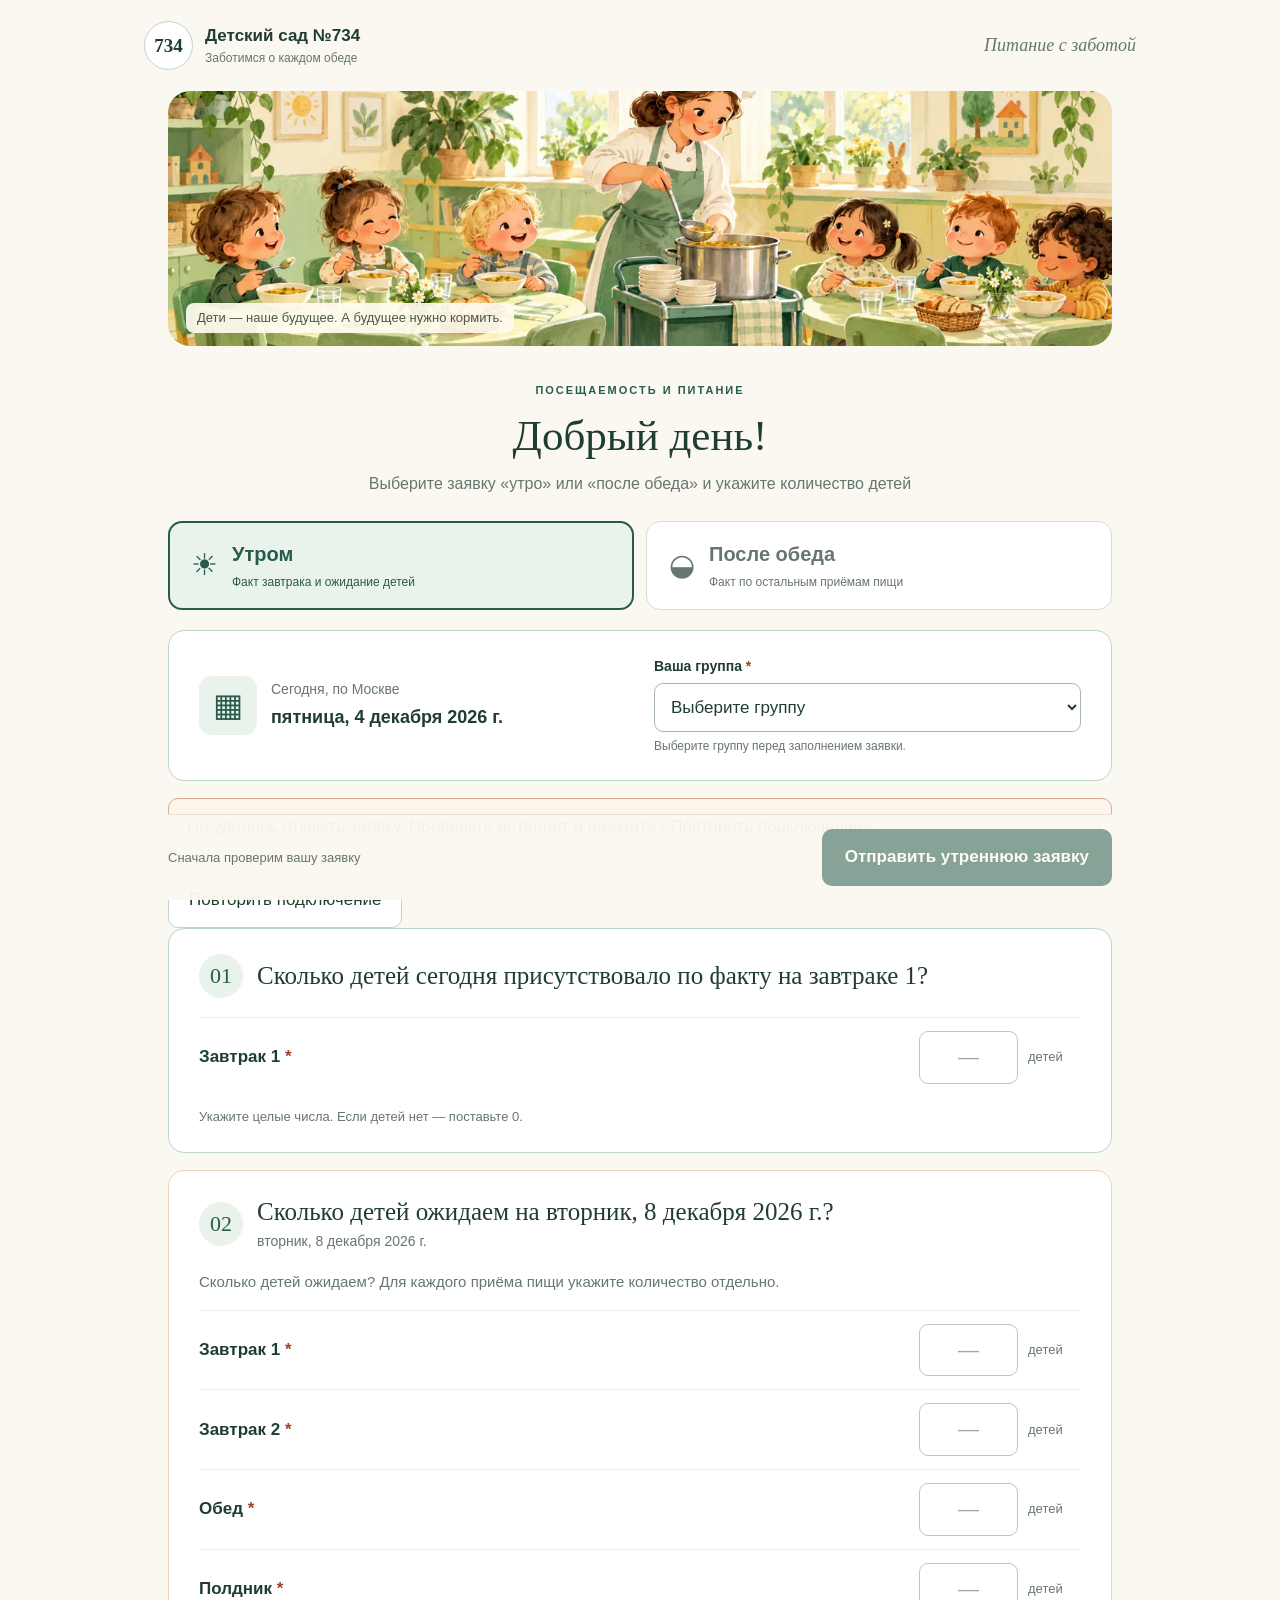
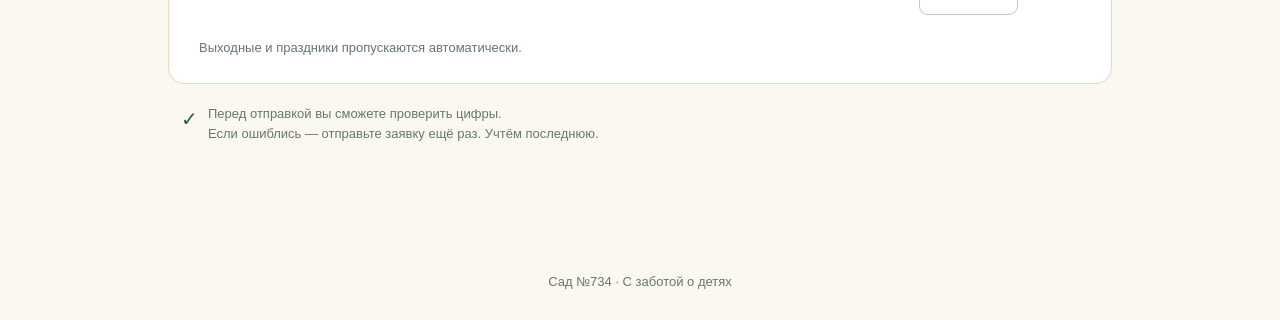
<file: requests/index.html>
<!doctype html>
<html lang="ru"><head><meta charset="utf-8"><meta name="viewport" content="width=device-width,initial-scale=1,viewport-fit=cover"><meta name="theme-color" content="#285b4b"><title>Заявки на питание · сад №734</title><link rel="stylesheet" href="style.css?v=20261105-connection"><script src="app.js?v=20261109-calendar-tail" defer></script></head>
<body><header class="brand"><a href="./" aria-label="Питание, детский сад 734"><span class="brand-icon">734</span><span>Детский сад №734<small>Заботимся о каждом обеде</small></span></a><span class="brand-note">Питание с заботой</span></header>
<main><div class="hero"><img id="heroImage" src="assets/morning.webp" alt="Добрая повар и дети за обеденным столом"><span class="hero-caption">Дети — наше будущее. А будущее нужно кормить.</span></div>
<section class="intro"><span class="eyebrow">ПОСЕЩАЕМОСТЬ И ПИТАНИЕ</span><h1>Добрый день!</h1><p>Выберите заявку «утро» или «после обеда» и укажите количество детей</p></section>
<div class="tabs" role="tablist" aria-label="Вид заявки"><button id="morningTab" role="tab" aria-selected="true" aria-controls="requestPanel" data-mode="morning"><span class="tab-symbol">☀</span><span>Утром<small>Факт завтрака и ожидание детей</small></span></button><button id="afternoonTab" role="tab" aria-selected="false" aria-controls="requestPanel" data-mode="afternoon"><span class="tab-symbol">◒</span><span>После обеда<small>Факт по остальным приёмам пищи</small></span></button></div>
<form id="mealForm" novalidate autocomplete="off"><div id="formError" class="error-summary" role="alert" hidden></div><div id="requestPanel" role="tabpanel" aria-labelledby="morningTab"><div class="card identity"><div class="date"><span class="calendar-icon" aria-hidden="true">▦</span><div><span id="dateCaption" class="label">Сегодня, по Москве</span><strong id="todayLabel">Загружаем дату…</strong></div></div><label class="group-label" for="group">Ваша группа <span class="required">*</span></label><select id="group" required autocomplete="off"><option value="">Выберите группу</option><option>Группа 1</option><option>Группа 2</option><option>Группа 3</option><option>Группа 4</option><option>Группа 7</option><option>Группа 8</option><option>Группа 9</option><option>Группа 10</option></select><span id="groupHint" class="hint">Выберите группу перед заполнением заявки.</span></div>
<div id="dateChoiceBox" class="card" hidden><label for="requestDate">Дата заявки</label><select id="requestDate" aria-label="Дата заявки"></select><p class="hint">Факт запишется на выбранную дату. Дата ожидания рассчитывается автоматически. Заявки записываются в рабочую таблицу.</p></div>
<div id="dayWarning" class="warning" role="status" hidden></div><button id="retryConnection" type="button" class="secondary" hidden>Повторить подключение</button><section class="card meals"><div class="section-heading"><span class="step">01</span><div><h2 id="factHeading">Сколько детей сегодня присутствовало по факту на завтраке 1?</h2><p id="factHelp" hidden></p></div></div><div id="factFields"></div><p class="field-note">Укажите целые числа. Если детей нет — поставьте 0.</p></section>
<section id="expectedSection" class="card meals peach-border"><div class="section-heading"><span class="step">02</span><div><h2 id="expectedHeading">Сколько детей ожидаем на третий рабочий день?</h2><p id="nextLabel">Загружаем дату…</p></div></div><p class="expected-help">Сколько детей ожидаем? Для каждого приёма пищи укажите количество отдельно.</p><div id="expectedFields"></div><p class="field-note">Выходные и праздники пропускаются автоматически.</p></section>
<div class="reassurance"><span aria-hidden="true">✓</span><p>Перед отправкой вы сможете проверить цифры.<br>Если ошиблись — отправьте заявку ещё раз. Учтём последнюю.</p></div></div><div class="submit-bar"><span id="submitHint">Сначала проверим вашу заявку</span><button class="primary" id="reviewButton" type="submit">Проверить и отправить <span aria-hidden="true">→</span></button></div></form>
<section id="receipt" class="card receipt" hidden tabindex="-1"><img src="assets/thanks.webp" alt="Благодарные дети обнимают воспитателя"><h2>Благодарю за заявку!</h2><p id="receiptText"></p><button class="primary" id="anotherButton">Вернуться к заявке</button></section>
<footer>Сад №734 · С заботой о детях</footer></main>
<dialog id="reviewDialog" aria-labelledby="reviewTitle"><div class="dialog-content"><span class="eyebrow">ЕЩЁ ОДИН ВЗГЛЯД</span><h2 id="reviewTitle">Всё верно?</h2><p id="reviewGroup"></p><div id="reviewDetails"></div><p class="demo-note">Проверьте группу, даты и количество детей перед отправкой.</p><div class="dialog-buttons"><button id="backButton" class="secondary">Исправить</button><button id="confirmButton" class="primary">Отправить заявку</button></div><p id="sendError" role="alert" hidden></p></div></dialog></body></html>
</file>
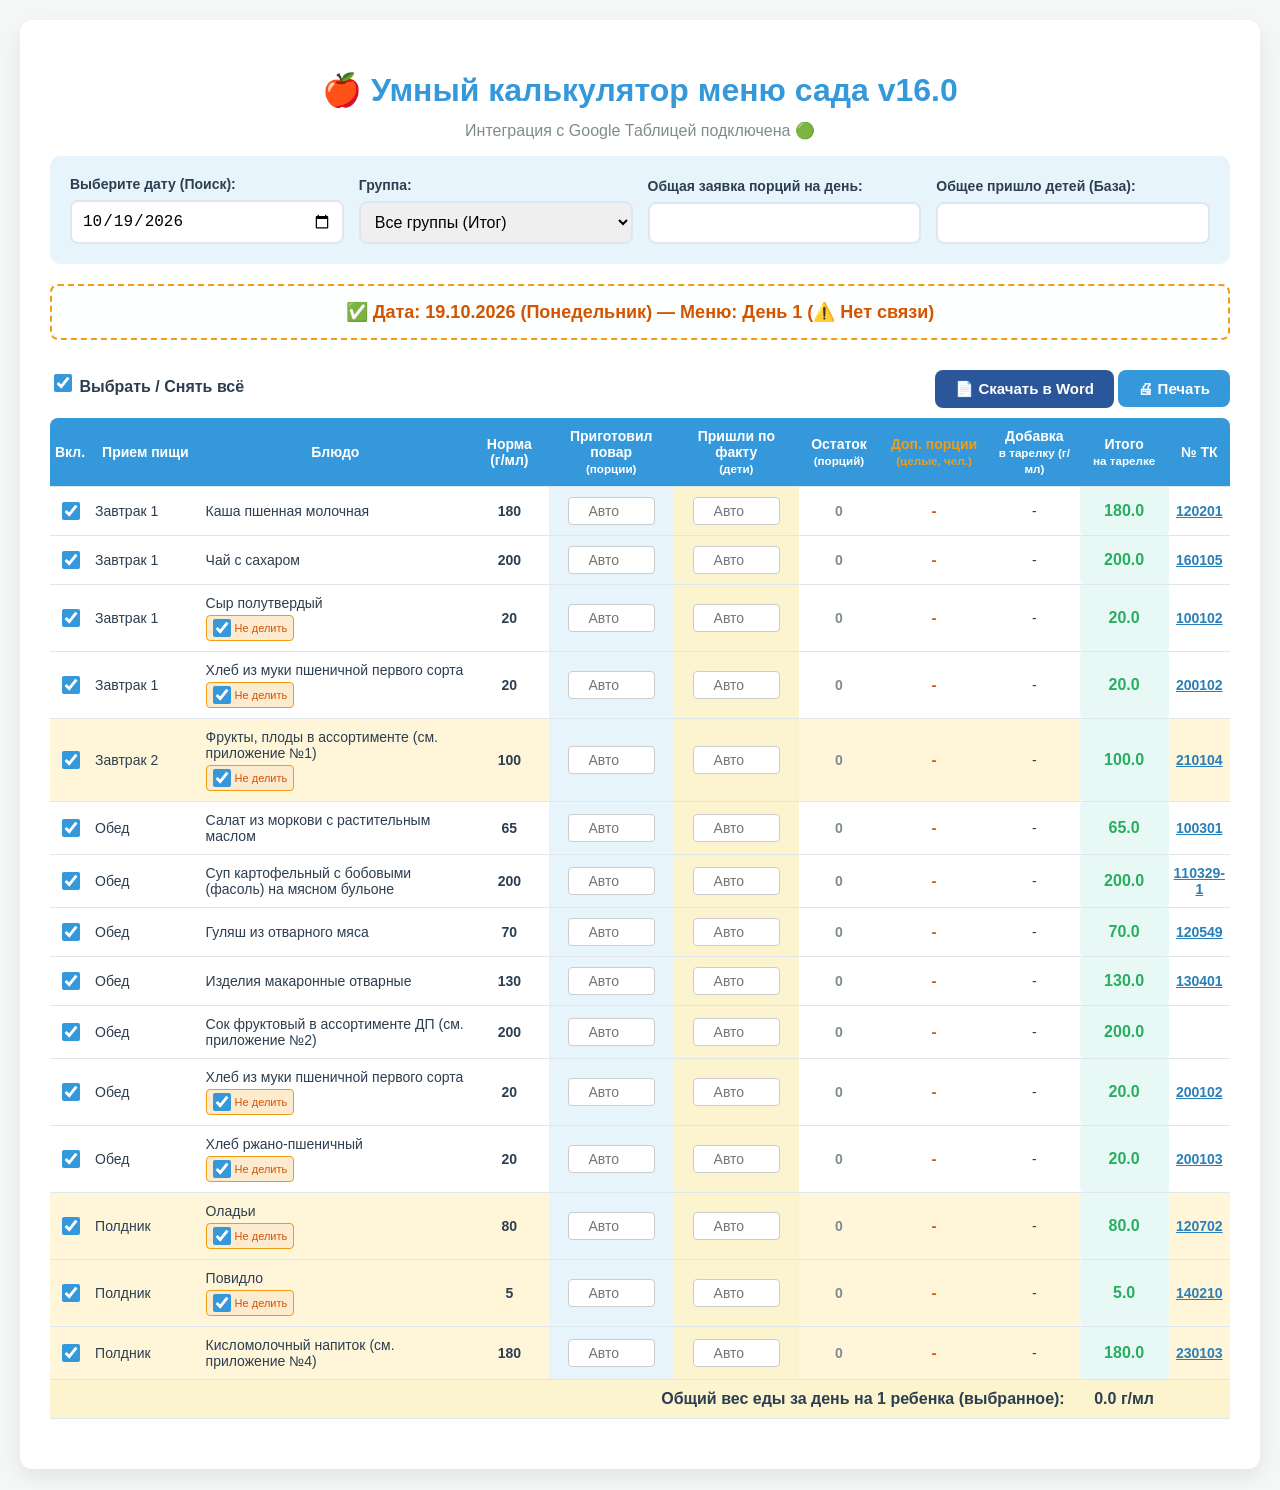
<file: index.html.html>
<!DOCTYPE html>
<html lang="ru">
<head>
    <meta charset="UTF-8">
    <meta name="viewport" content="width=device-width, initial-scale=1.0">
    <title>Умный калькулятор меню сада v16.0 (Синхронизация с Google Sheets)</title>
    <style>
        :root {
            --primary: #3498db;
            --secondary: #2ecc71;
            --warning: #f1c40f;
            --danger: #e74c3c;
            --word: #2b579a;
            --bg: #f4f7f6;
            --text: #2c3e50;
            --border: #e0e6ed;
            --row-even: #ffffff;
            --row-odd: #fff6da;
        }
        body { font-family: 'Segoe UI', Tahoma, Geneva, Verdana, sans-serif; background-color: var(--bg); color: var(--text); margin: 0; padding: 20px; }
        .container { background: white; max-width: 1400px; margin: 0 auto; padding: 30px; border-radius: 12px; box-shadow: 0 8px 20px rgba(0,0,0,0.08); }
        h1, h2 { text-align: center; color: var(--primary); }
        .panel { display: flex; gap: 15px; background: #e8f4fc; padding: 20px; border-radius: 10px; margin-bottom: 20px; flex-wrap: wrap; align-items: flex-end; }
        .input-group { flex: 1; min-width: 150px; }
        .input-group label { display: block; font-weight: bold; margin-bottom: 8px; font-size: 14px; }
        .input-group input, .input-group select { width: 100%; padding: 10px; border: 2px solid var(--border); border-radius: 8px; font-size: 16px; box-sizing: border-box; }
        .day-info { background: #fdfefe; border: 2px dashed var(--primary); padding: 15px; border-radius: 8px; text-align: center; font-size: 18px; font-weight: bold; color: var(--primary); margin-bottom: 20px; transition: 0.3s; }
        table { width: 100%; border-collapse: collapse; margin-bottom: 20px; font-size: 14px; }
        th, td { padding: 10px 5px; text-align: left; border-bottom: 1px solid var(--border); vertical-align: middle; }
        th { background: var(--primary); color: white; text-align: center; }
        th:first-child { border-top-left-radius: 8px; }
        th:last-child { border-top-right-radius: 8px; }
        .meal-even { background-color: var(--row-even); }
        .meal-odd { background-color: var(--row-odd); }
        .strict-toggle { font-size: 11px; color: #d35400; background: #fdebd0; padding: 3px 6px; border-radius: 4px; display: inline-flex; align-items: center; gap: 4px; margin-top: 4px; cursor: pointer; border: 1px solid #f39c12; transition: 0.2s; }
        .strict-toggle:hover { background: #fad7a1; }
        .strict-toggle input { width: 14px; height: 14px; margin: 0; cursor: pointer; accent-color: #d35400; }
        .highlight { color: #27ae60; font-weight: bold; background: #e8f8f5; text-align: center; border-radius: 4px; }
        .negative-highlight { color: #e74c3c; font-weight: bold; background: #fdf2f1; text-align: center; border-radius: 4px; }
        .pieces-highlight { color: #d35400; font-weight: bold; text-align: center; font-size: 15px; }
        .total-row { font-weight: bold; background: #fcf3cf; font-size: 16px; }
        .row-input { width: 75px; padding: 5px; border: 1px solid #ccc; border-radius: 4px; text-align: center; font-size: 14px; background: white; }
        input[type="checkbox"] { width: 18px; height: 18px; cursor: pointer; accent-color: var(--primary); }
        .btn { padding: 10px 20px; background: var(--primary); color: white; border: none; border-radius: 8px; font-size: 15px; font-weight: bold; cursor: pointer; margin-top: 10px; display: inline-flex; align-items: center; gap: 8px; }
        .btn:hover { background: #2980b9; }
        .btn-word { background: var(--word); }
        .btn-word:hover { background: #1f3f70; }
        .toolbar { display: flex; justify-content: space-between; align-items: center; margin-bottom: 10px; }
        .tk-link { color: #2980b9; text-decoration: underline; cursor: pointer; font-weight: bold; }
        @media print { .panel, .btn, .toolbar { display: none; } .container { box-shadow: none; padding: 0; } }
    </style>
</head>
<body>

<div class="container">
    <h1>🍎 Умный калькулятор меню сада v16.0</h1>
    <p style="text-align: center; color: #7f8c8d; margin-top:-10px;">Интеграция с Google Таблицей подключена 🟢</p>

    <div class="panel">
        <div class="input-group">
            <label>Выберите дату (Поиск):</label>
            <input type="date" id="dateSelect" min="2026-10-19" max="2028-06-30" onchange="loadDayData()">
        </div>
        <div class="input-group">
            <label>Группа:</label>
            <select id="groupSelect" onchange="applyFetchedData()">
                <option value="all">Все группы (Итог)</option>
                <option value="g1">Группа 1</option>
                <option value="g2">Группа 2</option>
                <option value="g3">Группа 3</option>
                <option value="g4">Группа 4</option>
                <option value="g7">Группа 7</option>
                <option value="g8">Группа 8</option>
                <option value="g9">Группа 9</option>
                <option value="g10">Группа 10</option>
            </select>
        </div>
        <div class="input-group">
            <label>Общая заявка порций на день:</label>
            <input type="number" id="globalOrdered" value="" min="1" oninput="onGlobalInput()">
        </div>
        <div class="input-group">
            <label>Общее пришло детей (База):</label>
            <input type="number" id="globalAttended" value="" min="1" oninput="onGlobalInput()">
        </div>
    </div>
    
    <div id="dayInfo" class="day-info">Пожалуйста, выберите дату из календаря...</div>

    <div class="toolbar" id="toolbar" style="display:none;">
        <label style="cursor: pointer; font-weight: bold;">
            <input type="checkbox" id="selectAll" checked onchange="toggleAll(this.checked)"> 
            Выбрать / Снять всё
        </label>
        <div>
            <button class="btn btn-word" onclick="exportToWord()">📄 Скачать в Word</button>
            <button class="btn" onclick="window.print()">🖨 Печать</button>
        </div>
    </div>

    <table id="resultsTable">
        <thead>
            <tr>
                <th style="width: 3%;">Вкл.</th>
                <th style="width: 10%;">Прием пищи</th>
                <th style="width: 25%;">Блюдо</th>
                <th style="width: 7%;">Норма<br>(г/мл)</th>
                <th style="width: 11%;">Приготовил повар<br><small>(порции)</small></th>
                <th style="width: 11%;">Пришли по факту<br><small>(дети)</small></th>
                <th style="width: 7%;">Остаток<br><small>(порций)</small></th>
                <th style="width: 10%; color: #f39c12;">Доп. порции<br><small>(целые, чел.)</small></th>
                <th style="width: 8%;">Добавка<br><small>в тарелку (г/мл)</small></th>
                <th style="width: 10%;">Итого<br><small>на тарелке</small></th>
                <th style="width: 6%;">№ ТК</th>
            </tr>
        </thead>
        <tbody id="tableBody"></tbody>
        <tfoot>
            <tr class="total-row">
                <td colspan="9" style="text-align: right; padding-right: 15px;">Общий вес еды за день на 1 ребенка (выбранное):</td>
                <td id="totalDay" style="text-align: center;">0 г/мл</td>
                <td></td>
            </tr>
        </tfoot>
    </table>
</div>

<script>
    const menuDb = {"1": [{"meal": "Завтрак 1", "dish": "Каша пшенная молочная", "norm": 180.0, "tk": "120201", "strict": false, "default_strict": false}, {"meal": "Завтрак 1", "dish": "Чай с сахаром", "norm": 200.0, "tk": "160105", "strict": false, "default_strict": false}, {"meal": "Завтрак 1", "dish": "Сыр полутвердый", "norm": 20.0, "tk": "100102", "strict": true, "default_strict": true}, {"meal": "Завтрак 1", "dish": "Хлеб из муки пшеничной первого сорта", "norm": 20.0, "tk": "200102", "strict": true, "default_strict": true}, {"meal": "Завтрак 2", "dish": "Фрукты, плоды в ассортименте (см. приложение №1)", "norm": 100.0, "tk": "210104", "strict": true, "default_strict": true}, {"meal": "Обед", "dish": "Салат из моркови с растительным маслом", "norm": 65.0, "tk": "100301", "strict": false, "default_strict": false}, {"meal": "Обед", "dish": "Суп картофельный с бобовыми (фасоль) на мясном бульоне", "norm": 200.0, "tk": "110329-1", "strict": false, "default_strict": false}, {"meal": "Обед", "dish": "Гуляш из отварного мяса", "norm": 70.0, "tk": "120549", "strict": false, "default_strict": false}, {"meal": "Обед", "dish": "Изделия макаронные отварные", "norm": 130.0, "tk": "130401", "strict": false, "default_strict": false}, {"meal": "Обед", "dish": "Сок фруктовый в ассортименте ДП (см. приложение №2)", "norm": 200.0, "tk": "", "strict": false, "default_strict": false}, {"meal": "Обед", "dish": "Хлеб из муки пшеничной первого сорта", "norm": 20.0, "tk": "200102", "strict": true, "default_strict": true}, {"meal": "Обед", "dish": "Хлеб ржано-пшеничный", "norm": 20.0, "tk": "200103", "strict": true, "default_strict": true}, {"meal": "Полдник", "dish": "Оладьи", "norm": 80.0, "tk": "120702", "strict": true, "default_strict": true}, {"meal": "Полдник", "dish": "Повидло", "norm": 5.0, "tk": "140210", "strict": true, "default_strict": true}, {"meal": "Полдник", "dish": "Кисломолочный напиток (см. приложение №4)", "norm": 180.0, "tk": "230103", "strict": false, "default_strict": false}], "2": [{"meal": "Завтрак 1", "dish": "Омлет натуральный, запеченный", "norm": 160.0, "tk": "120301", "strict": false, "default_strict": false}, {"meal": "Завтрак 1", "dish": "Кофейный напиток из цикория с молоком", "norm": 200.0, "tk": "160104", "strict": false, "default_strict": false}, {"meal": "Завтрак 1", "dish": "Кондитерское изделие (см. приложение №5)", "norm": 20.0, "tk": "", "strict": true, "default_strict": true}, {"meal": "Завтрак 1", "dish": "Хлеб из муки пшеничной первого сорта", "norm": 40.0, "tk": "200102", "strict": true, "default_strict": true}, {"meal": "Завтрак 2", "dish": "Фрукты, плоды в ассортименте (см. приложение №1)", "norm": 100.0, "tk": "210103", "strict": true, "default_strict": true}, {"meal": "Обед", "dish": "Винегрет", "norm": 65.0, "tk": "100501", "strict": false, "default_strict": false}, {"meal": "Обед", "dish": "Суп-пюре из разных овощей", "norm": 190.0, "tk": "110340", "strict": false, "default_strict": false}, {"meal": "Обед", "dish": "Сухарики из хлеба пшеничного", "norm": 10.0, "tk": "180601", "strict": true, "default_strict": true}, {"meal": "Обед", "dish": "Рагу из мяса птицы", "norm": 180.0, "tk": "120609", "strict": false, "default_strict": false}, {"meal": "Обед", "dish": "Напиток витаминный", "norm": 200.0, "tk": "160238", "strict": false, "default_strict": false}, {"meal": "Обед", "dish": "Хлеб из муки пшеничной первого сорта", "norm": 20.0, "tk": "200102", "strict": true, "default_strict": true}, {"meal": "Обед", "dish": "Хлеб ржано-пшеничный", "norm": 20.0, "tk": "200103", "strict": true, "default_strict": true}, {"meal": "Полдник", "dish": "Творог для детского питания", "norm": 100.0, "tk": "", "strict": true, "default_strict": true}, {"meal": "Полдник", "dish": "Булочка Домашняя", "norm": 30.0, "tk": "190113", "strict": true, "default_strict": true}, {"meal": "Полдник", "dish": "Кисломолочный напиток (см. приложение №4)", "norm": 180.0, "tk": "230101", "strict": false, "default_strict": false}], "3": [{"meal": "Завтрак 1", "dish": "Каша жидкая на молоке (манная)", "norm": 180.0, "tk": "120205", "strict": false, "default_strict": false}, {"meal": "Завтрак 1", "dish": "Кофейный напиток злаковый на молоке", "norm": 200.0, "tk": "", "strict": false, "default_strict": false}, {"meal": "Завтрак 1", "dish": "Масло коровье сладкосливочное несоленое", "norm": 10.0, "tk": "140113", "strict": true, "default_strict": true}, {"meal": "Завтрак 1", "dish": "Хлеб из муки пшеничной первого сорта", "norm": 40.0, "tk": "200102", "strict": true, "default_strict": true}, {"meal": "Завтрак 2", "dish": "Фрукты, плоды в ассортименте (см. приложение №1)", "norm": 100.0, "tk": "210104", "strict": true, "default_strict": true}, {"meal": "Обед", "dish": "Сельдь с растительным маслом", "norm": 65.0, "tk": "100602", "strict": false, "default_strict": false}, {"meal": "Обед", "dish": "Рассольник домашний с мясом", "norm": 200.0, "tk": "120207", "strict": false, "default_strict": false}, {"meal": "Обед", "dish": "Печень тушеная (говяжья)", "norm": 80.0, "tk": "120516", "strict": false, "default_strict": false}, {"meal": "Обед", "dish": "Соус сметанный", "norm": 40.0, "tk": "140106", "strict": false, "default_strict": false}, {"meal": "Обед", "dish": "Пюре картофельное", "norm": 150.0, "tk": "130101", "strict": false, "default_strict": false}, {"meal": "Обед", "dish": "Компот из плодов сушеных", "norm": 200.0, "tk": "160209-2", "strict": false, "default_strict": false}, {"meal": "Обед", "dish": "Хлеб из муки пшеничной первого сорта", "norm": 40.0, "tk": "200102", "strict": true, "default_strict": true}, {"meal": "Обед", "dish": "Хлеб ржано-пшеничный", "norm": 40.0, "tk": "200103", "strict": true, "default_strict": true}, {"meal": "Полдник", "dish": "Каша рисовая молочная жидкая", "norm": 150.0, "tk": "120225", "strict": false, "default_strict": false}, {"meal": "Полдник", "dish": "Кондитерское изделие (см. приложение №5)", "norm": 15.0, "tk": "", "strict": true, "default_strict": true}, {"meal": "Полдник", "dish": "Кисломолочный напиток (см. приложение №4)", "norm": 180.0, "tk": "230102", "strict": false, "default_strict": false}], "4": [{"meal": "Завтрак 1", "dish": "Каша «Дружба»", "norm": 180.0, "tk": "120222", "strict": false, "default_strict": false}, {"meal": "Завтрак 1", "dish": "Какао на молоке", "norm": 200.0, "tk": "160101", "strict": false, "default_strict": false}, {"meal": "Завтрак 1", "dish": "Творог для детского питания", "norm": 100.0, "tk": "", "strict": true, "default_strict": true}, {"meal": "Завтрак 1", "dish": "Хлеб из муки пшеничной первого сорта", "norm": 20.0, "tk": "200102", "strict": true, "default_strict": true}, {"meal": "Завтрак 2", "dish": "Фрукты, плоды в ассортименте (см. приложение №1)", "norm": 100.0, "tk": "210104", "strict": true, "default_strict": true}, {"meal": "Обед", "dish": "Салат из свежих овощей с растительным маслом", "norm": 65.0, "tk": "100507", "strict": false, "default_strict": false}, {"meal": "Обед", "dish": "Суп из овощей на курином бульоне", "norm": 200.0, "tk": "110326", "strict": false, "default_strict": false}, {"meal": "Обед", "dish": "Гуляш из отварной птицы", "norm": 70.0, "tk": "120601-1", "strict": false, "default_strict": false}, {"meal": "Обед", "dish": "Изделия макаронные отварные", "norm": 130.0, "tk": "130401", "strict": false, "default_strict": false}, {"meal": "Обед", "dish": "Напиток вишневый", "norm": 200.0, "tk": "", "strict": false, "default_strict": false}, {"meal": "Обед", "dish": "Хлеб из муки пшеничной первого сорта", "norm": 20.0, "tk": "200102", "strict": true, "default_strict": true}, {"meal": "Обед", "dish": "Хлеб ржано-пшеничный", "norm": 40.0, "tk": "200103", "strict": true, "default_strict": true}, {"meal": "Полдник", "dish": "Оладьи", "norm": 80.0, "tk": "120702", "strict": true, "default_strict": true}, {"meal": "Полдник", "dish": "Соус клюквенный", "norm": 10.0, "tk": "140208", "strict": false, "default_strict": false}, {"meal": "Полдник", "dish": "Кисломолочный напиток (см. приложение №4)", "norm": 180.0, "tk": "230103", "strict": false, "default_strict": false}], "5": [{"meal": "Завтрак 1", "dish": "Каша жидкая на молоке (из хлопьев овсяных)", "norm": 180.0, "tk": "120224", "strict": false, "default_strict": false}, {"meal": "Завтрак 1", "dish": "Чай с сахаром", "norm": 200.0, "tk": "160105", "strict": false, "default_strict": false}, {"meal": "Завтрак 1", "dish": "Творог для детского питания", "norm": 50.0, "tk": "140113", "strict": true, "default_strict": true}, {"meal": "Завтрак 1", "dish": "Масло коровье сладкосливочное несоленое", "norm": 10.0, "tk": "140113", "strict": true, "default_strict": true}, {"meal": "Завтрак 1", "dish": "Хлеб из муки пшеничной первого сорта", "norm": 40.0, "tk": "200102", "strict": true, "default_strict": true}, {"meal": "Завтрак 2", "dish": "Фрукты, плоды в ассортименте (см. приложение №1)", "norm": 100.0, "tk": "210103", "strict": true, "default_strict": true}, {"meal": "Обед", "dish": "Икра из кабачков", "norm": 65.0, "tk": "100518", "strict": false, "default_strict": false}, {"meal": "Обед", "dish": "Суп крестьянский с крупой (перловая)", "norm": 200.0, "tk": "110322", "strict": false, "default_strict": false}, {"meal": "Обед", "dish": "Рыба, запеченная с картофелем, по-русски", "norm": 180.0, "tk": "120409", "strict": false, "default_strict": false}, {"meal": "Обед", "dish": "Рис отварной", "norm": 200.0, "tk": "160234", "strict": false, "default_strict": false}, {"meal": "Обед", "dish": "Напиток из шиповника", "norm": 40.0, "tk": "200102", "strict": false, "default_strict": false}, {"meal": "Обед", "dish": "Хлеб ржано-пшеничный", "norm": 40.0, "tk": "200103", "strict": true, "default_strict": true}, {"meal": "Полдник", "dish": "Макароны, запеченные с яйцом", "norm": 150.0, "tk": "120213-3", "strict": true, "default_strict": true}, {"meal": "Полдник", "dish": "Кисломолочный напиток (см. приложение №4)", "norm": 180.0, "tk": "230101", "strict": false, "default_strict": false}], "6": [{"meal": "Завтрак 1", "dish": "Омлет натуральный, запеченный", "norm": 160.0, "tk": "120301", "strict": false, "default_strict": false}, {"meal": "Завтрак 1", "dish": "Кофейный напиток злаковый на молоке", "norm": 200.0, "tk": "160103", "strict": false, "default_strict": false}, {"meal": "Завтрак 1", "dish": "Кондитерское изделие (см. приложение №5)", "norm": 20.0, "tk": "", "strict": true, "default_strict": true}, {"meal": "Завтрак 1", "dish": "Хлеб из муки пшеничной первого сорта", "norm": 20.0, "tk": "200102", "strict": true, "default_strict": true}, {"meal": "Завтрак 2", "dish": "Фрукты, плоды в ассортименте (см. приложение №1)", "norm": 100.0, "tk": "210102", "strict": true, "default_strict": true}, {"meal": "Обед", "dish": "Салат из моркови с растительным маслом", "norm": 65.0, "tk": "100301", "strict": false, "default_strict": false}, {"meal": "Обед", "dish": "Щи из капусты свежей на бульоне мясном с мелконарезанными овощами", "norm": 200.0, "tk": "110111", "strict": false, "default_strict": false}, {"meal": "Обед", "dish": "Азу из мяса отварного", "norm": 70.0, "tk": "120532", "strict": false, "default_strict": false}, {"meal": "Обед", "dish": "Каша пшенная рассыпчатая", "norm": 130.0, "tk": "130309", "strict": false, "default_strict": false}, {"meal": "Обед", "dish": "Компот из плодов сушеных", "norm": 200.0, "tk": "160209-2", "strict": false, "default_strict": false}, {"meal": "Обед", "dish": "Хлеб из муки пшеничной первого сорта", "norm": 20.0, "tk": "200102", "strict": true, "default_strict": true}, {"meal": "Обед", "dish": "Хлеб ржано-пшеничный", "norm": 20.0, "tk": "200103", "strict": true, "default_strict": true}, {"meal": "Полдник", "dish": "Каша рисовая молочная жидкая", "norm": 150.0, "tk": "120225", "strict": false, "default_strict": false}, {"meal": "Полдник", "dish": "Булочка Домашняя", "norm": 30.0, "tk": "190117", "strict": true, "default_strict": true}, {"meal": "Полдник", "dish": "Кисломолочный напиток (см. приложение №4)", "norm": 180.0, "tk": "230102", "strict": false, "default_strict": false}], "7": [{"meal": "Завтрак 1", "dish": "Каша молочная пшенная жидкая", "norm": 180.0, "tk": "120250", "strict": false, "default_strict": false}, {"meal": "Завтрак 1", "dish": "Чай с лимоном", "norm": 200.0, "tk": "160106", "strict": false, "default_strict": false}, {"meal": "Завтрак 1", "dish": "Творог для детского питания", "norm": 50.0, "tk": "100102", "strict": true, "default_strict": true}, {"meal": "Завтрак 1", "dish": "Сыр полутвердый", "norm": 20.0, "tk": "200102", "strict": true, "default_strict": true}, {"meal": "Завтрак 1", "dish": "Хлеб из муки пшеничной первого сорта", "norm": 20.0, "tk": "200102", "strict": true, "default_strict": true}], "8": [{"meal": "Завтрак 1", "dish": "Каша жидкая на молоке (из хлопьев овсяных)", "norm": 200.0, "tk": "120224", "strict": false, "default_strict": false}, {"meal": "Завтрак 1", "dish": "Какао на молоке", "norm": 200.0, "tk": "140113", "strict": false, "default_strict": false}, {"meal": "Завтрак 1", "dish": "Масло коровье сладкосливочное несоленое", "norm": 10.0, "tk": "160304", "strict": true, "default_strict": true}, {"meal": "Завтрак 1", "dish": "Хлеб из муки пшеничной первого сорта", "norm": 40.0, "tk": "110101", "strict": true, "default_strict": true}, {"meal": "Завтрак 2", "dish": "Фрукты, плоды в ассортименте (см. приложение №1)", "norm": 100.0, "tk": "", "strict": true, "default_strict": true}, {"meal": "Обед", "dish": "Салат из свежих овощей", "norm": 60.0, "tk": "210110", "strict": false, "default_strict": false}, {"meal": "Обед", "dish": "Суп картофельный с бобовыми (горох)", "norm": 200.0, "tk": "110327-2", "strict": false, "default_strict": false}, {"meal": "Обед", "dish": "Сухарики из хлеба пшеничного", "norm": 20.0, "tk": "180601", "strict": true, "default_strict": true}, {"meal": "Обед", "dish": "Тефтели рыбные", "norm": 70.0, "tk": "120403", "strict": true, "default_strict": true}, {"meal": "Обед", "dish": "Изделия макаронные отварные", "norm": 130.0, "tk": "160304", "strict": false, "default_strict": false}, {"meal": "Обед", "dish": "Напиток вишневый", "norm": 200.0, "tk": "200102", "strict": false, "default_strict": false}, {"meal": "Обед", "dish": "Хлеб из муки пшеничной первого сорта", "norm": 20.0, "tk": "190107", "strict": true, "default_strict": true}, {"meal": "Обед", "dish": "Хлеб ржано-пшеничный", "norm": 30.0, "tk": "230103", "strict": true, "default_strict": true}, {"meal": "Полдник", "dish": "Каша пшенная молочная", "norm": 150.0, "tk": "120201", "strict": false, "default_strict": false}, {"meal": "Полдник", "dish": "Булочка Любимая", "norm": 50.0, "tk": "170401", "strict": true, "default_strict": true}, {"meal": "Полдник", "dish": "Кисломолочный напиток (см. приложение №4)", "norm": 150.0, "tk": "190107", "strict": false, "default_strict": false}], "9": [{"meal": "Завтрак 1", "dish": "Каша жидкая на молоке (гречневая)", "norm": 180.0, "tk": "120223", "strict": false, "default_strict": false}, {"meal": "Завтрак 1", "dish": "Чай с сахаром", "norm": 200.0, "tk": "160105", "strict": false, "default_strict": false}, {"meal": "Завтрак 1", "dish": "Сыр полутвердый", "norm": 10.0, "tk": "140113", "strict": true, "default_strict": true}, {"meal": "Завтрак 1", "dish": "Масло коровье сладкосливочное несоленое", "norm": 10.0, "tk": "160304", "strict": true, "default_strict": true}, {"meal": "Завтрак 1", "dish": "Хлеб из муки пшеничной первого сорта", "norm": 40.0, "tk": "200102", "strict": true, "default_strict": true}, {"meal": "Завтрак 2", "dish": "Фрукты, плоды в ассортименте (см. приложение №1)", "norm": 100.0, "tk": "", "strict": true, "default_strict": true}, {"meal": "Обед", "dish": "Салат из помидоров с растительным маслом", "norm": 65.0, "tk": "110505-1", "strict": false, "default_strict": false}, {"meal": "Обед", "dish": "Суп из овощей на мясном бульоне", "norm": 200.0, "tk": "120534", "strict": false, "default_strict": false}, {"meal": "Обед", "dish": "Запеканка картофельная с мясом отварным", "norm": 150.0, "tk": "160201-1", "strict": false, "default_strict": false}, {"meal": "Обед", "dish": "Кисель из клюквы быстрозамороженной", "norm": 200.0, "tk": "200102", "strict": false, "default_strict": false}, {"meal": "Обед", "dish": "Хлеб из муки пшеничной первого сорта", "norm": 40.0, "tk": "190217", "strict": true, "default_strict": true}, {"meal": "Обед", "dish": "Хлеб ржано-пшеничный", "norm": 40.0, "tk": "230102", "strict": true, "default_strict": true}, {"meal": "Полдник", "dish": "Омлет натуральный, запеченный", "norm": 160.0, "tk": "120701", "strict": false, "default_strict": false}, {"meal": "Полдник", "dish": "Булочка Городская", "norm": 50.0, "tk": "190203", "strict": true, "default_strict": true}, {"meal": "Полдник", "dish": "Кисломолочный напиток (см. приложение №4)", "norm": 180.0, "tk": "230102", "strict": false, "default_strict": false}], "10": [{"meal": "Завтрак 1", "dish": "Каша рисовая молочная жидкая", "norm": 180.0, "tk": "120225", "strict": false, "default_strict": false}, {"meal": "Завтрак 1", "dish": "Кофейный напиток из цикория с молоком", "norm": 200.0, "tk": "160104", "strict": false, "default_strict": false}, {"meal": "Завтрак 1", "dish": "Творог для детского питания", "norm": 100.0, "tk": "300102", "strict": true, "default_strict": true}, {"meal": "Завтрак 1", "dish": "Хлеб из муки пшеничной первого сорта", "norm": 20.0, "tk": "", "strict": true, "default_strict": true}], "11": [{"meal": "Завтрак 1", "dish": "Каша пшенная молочная", "norm": 180.0, "tk": "120201", "strict": false, "default_strict": false}, {"meal": "Завтрак 1", "dish": "Какао на молоке", "norm": 200.0, "tk": "140113", "strict": false, "default_strict": false}, {"meal": "Завтрак 1", "dish": "Масло коровье сладкосливочное несоленое", "norm": 10.0, "tk": "160304", "strict": true, "default_strict": true}, {"meal": "Завтрак 1", "dish": "Хлеб из муки пшеничной первого сорта", "norm": 40.0, "tk": "200102", "strict": true, "default_strict": true}, {"meal": "Завтрак 2", "dish": "Фрукты, плоды в ассортименте (см. приложение №1)", "norm": 100.0, "tk": "", "strict": true, "default_strict": true}, {"meal": "Обед", "dish": "Икра из уваренных кабачков", "norm": 65.0, "tk": "100518", "strict": false, "default_strict": false}, {"meal": "Обед", "dish": "Уха ростовская", "norm": 200.0, "tk": "110316", "strict": false, "default_strict": false}, {"meal": "Обед", "dish": "Голубцы ленивые", "norm": 200.0, "tk": "120542", "strict": false, "default_strict": false}, {"meal": "Обед", "dish": "Компот из плодов сухих", "norm": 200.0, "tk": "160209-2", "strict": false, "default_strict": false}, {"meal": "Обед", "dish": "Хлеб из муки пшеничной первого сорта", "norm": 40.0, "tk": "200102", "strict": true, "default_strict": true}, {"meal": "Обед", "dish": "Хлеб ржано-пшеничный", "norm": 40.0, "tk": "200103", "strict": true, "default_strict": true}, {"meal": "Полдник", "dish": "Макароны, запеченные с яйцом", "norm": 150.0, "tk": "120243-1", "strict": true, "default_strict": true}, {"meal": "Полдник", "dish": "Кисломолочный напиток (см. приложение №4)", "norm": 180.0, "tk": "230101", "strict": false, "default_strict": false}], "12": [{"meal": "Завтрак 1", "dish": "Омлет натуральный, запеченный", "norm": 160.0, "tk": "120701", "strict": false, "default_strict": false}, {"meal": "Завтрак 1", "dish": "Кофейный напиток злаковый на молоке", "norm": 200.0, "tk": "160103", "strict": false, "default_strict": false}, {"meal": "Завтрак 1", "dish": "Кондитерское изделие (см. приложение №5)", "norm": 20.0, "tk": "", "strict": true, "default_strict": true}, {"meal": "Завтрак 1", "dish": "Творог для детского питания", "norm": 50.0, "tk": "", "strict": true, "default_strict": true}, {"meal": "Завтрак 1", "dish": "Хлеб из муки пшеничной первого сорта", "norm": 20.0, "tk": "200102", "strict": true, "default_strict": true}, {"meal": "Завтрак 2", "dish": "Фрукты, плоды в ассортименте (см. приложение №1)", "norm": 100.0, "tk": "210103", "strict": true, "default_strict": true}, {"meal": "Обед", "dish": "Салат из свежих огурцов с растительным маслом", "norm": 65.0, "tk": "100507", "strict": false, "default_strict": false}, {"meal": "Обед", "dish": "Борщ с капустой и картофелем на мясном бульоне", "norm": 200.0, "tk": "110109", "strict": false, "default_strict": false}, {"meal": "Обед", "dish": "Гуляш из отварного мяса", "norm": 70.0, "tk": "120549", "strict": false, "default_strict": false}, {"meal": "Обед", "dish": "Пюре картофельное", "norm": 150.0, "tk": "130101", "strict": false, "default_strict": false}, {"meal": "Обед", "dish": "Сок фруктовый в ассортименте ДП (см. приложение №2)", "norm": 200.0, "tk": "", "strict": false, "default_strict": false}, {"meal": "Обед", "dish": "Хлеб из муки пшеничной первого сорта", "norm": 40.0, "tk": "200102", "strict": true, "default_strict": true}, {"meal": "Обед", "dish": "Хлеб ржано-пшеничный", "norm": 40.0, "tk": "200103", "strict": true, "default_strict": true}, {"meal": "Полдник", "dish": "Каша молочная кукурузная жидкая", "norm": 150.0, "tk": "120247", "strict": false, "default_strict": false}, {"meal": "Полдник", "dish": "Ватрушка с повидлом", "norm": 40.0, "tk": "190213", "strict": true, "default_strict": true}, {"meal": "Полдник", "dish": "Кисломолочный напиток (см. приложение №4)", "norm": 180.0, "tk": "230102", "strict": false, "default_strict": false}, {"meal": "Вода питьевая детская (на весь день) (см. приложение №3)", "dish": "Вода питьевая детская", "norm": 200.0, "tk": "", "strict": false, "default_strict": false}], "13": [{"meal": "Завтрак 1", "dish": "Каша жидкая на молоке (из хлопьев овсяных)", "norm": 180.0, "tk": "120224", "strict": false, "default_strict": false}, {"meal": "Завтрак 1", "dish": "Чай с сахаром", "norm": 200.0, "tk": "160105", "strict": false, "default_strict": false}, {"meal": "Завтрак 1", "dish": "Масло коровье сладкосливочное несоленое", "norm": 10.0, "tk": "140113", "strict": true, "default_strict": true}, {"meal": "Завтрак 1", "dish": "Творог для детского питания", "norm": 100.0, "tk": "", "strict": true, "default_strict": true}, {"meal": "Завтрак 1", "dish": "Хлеб из муки пшеничной первого сорта", "norm": 40.0, "tk": "200102", "strict": true, "default_strict": true}, {"meal": "Завтрак 2", "dish": "Фрукты, плоды в ассортименте (см. приложение №1)", "norm": 100.0, "tk": "210110", "strict": true, "default_strict": true}, {"meal": "Обед", "dish": "Салат из капусты с растительным маслом", "norm": 65.0, "tk": "100201", "strict": false, "default_strict": false}, {"meal": "Обед", "dish": "Суп картофельный с бобовыми (горох)", "norm": 190.0, "tk": "110327-2", "strict": false, "default_strict": false}, {"meal": "Обед", "dish": "Сухарики из хлеба пшеничного", "norm": 10.0, "tk": "180601", "strict": true, "default_strict": true}, {"meal": "Обед", "dish": "Рыба (филе) запеченная", "norm": 70.0, "tk": "120408", "strict": false, "default_strict": false}, {"meal": "Обед", "dish": "Изделия макаронные отварные", "norm": 130.0, "tk": "120401", "strict": false, "default_strict": false}, {"meal": "Обед", "dish": "Напиток вишневый", "norm": 200.0, "tk": "160204", "strict": false, "default_strict": false}, {"meal": "Обед", "dish": "Хлеб из муки пшеничной первого сорта", "norm": 20.0, "tk": "200102", "strict": true, "default_strict": true}, {"meal": "Обед", "dish": "Хлеб ржано-пшеничный", "norm": 40.0, "tk": "200103", "strict": true, "default_strict": true}, {"meal": "Полдник", "dish": "Оладьи", "norm": 80.0, "tk": "120202", "strict": true, "default_strict": true}, {"meal": "Полдник", "dish": "Повидло", "norm": 30.0, "tk": "140210", "strict": true, "default_strict": true}, {"meal": "Полдник", "dish": "Кисломолочный напиток (см. приложение №4)", "norm": 180.0, "tk": "230116", "strict": false, "default_strict": false}], "14": [{"meal": "Завтрак 1", "dish": "Каша жидкая на молоке (манная)", "norm": 180.0, "tk": "120205", "strict": false, "default_strict": false}, {"meal": "Завтрак 1", "dish": "Чай с молоком с сахаром", "norm": 200.0, "tk": "160108", "strict": false, "default_strict": false}, {"meal": "Завтрак 1", "dish": "Сыр полутвердый", "norm": 20.0, "tk": "100102", "strict": true, "default_strict": true}, {"meal": "Завтрак 1", "dish": "Хлеб из муки пшеничной первого сорта", "norm": 40.0, "tk": "200102", "strict": true, "default_strict": true}, {"meal": "Завтрак 2", "dish": "Фрукты, плоды в ассортименте (см. приложение №1)", "norm": 100.0, "tk": "210104", "strict": true, "default_strict": true}, {"meal": "Обед", "dish": "Сельдь с растительным маслом", "norm": 65.0, "tk": "100602", "strict": false, "default_strict": false}, {"meal": "Обед", "dish": "Суп с клецками на мясном бульоне", "norm": 200.0, "tk": "110332-2", "strict": false, "default_strict": false}, {"meal": "Обед", "dish": "Запеканка картофельная с мясом отварным", "norm": 180.0, "tk": "120534", "strict": false, "default_strict": false}, {"meal": "Обед", "dish": "Сок фруктовый в ассортименте ДП (см. приложение №2)", "norm": 200.0, "tk": "", "strict": false, "default_strict": false}, {"meal": "Обед", "dish": "Хлеб из муки пшеничной первого сорта", "norm": 20.0, "tk": "200102", "strict": true, "default_strict": true}, {"meal": "Обед", "dish": "Хлеб ржано-пшеничный", "norm": 20.0, "tk": "200103", "strict": true, "default_strict": true}, {"meal": "Полдник", "dish": "Каша рисовая молочная жидкая", "norm": 150.0, "tk": "120225", "strict": false, "default_strict": false}, {"meal": "Полдник", "dish": "Кондитерское изделие (см. приложение №5)", "norm": 18.0, "tk": "", "strict": true, "default_strict": true}, {"meal": "Полдник", "dish": "Кисломолочный напиток (см. приложение №4)", "norm": 180.0, "tk": "230103", "strict": false, "default_strict": false}, {"meal": "Вода питьевая детская (на весь день) (см. приложение №3)", "dish": "Вода питьевая детская", "norm": 200.0, "tk": "", "strict": false, "default_strict": false}], "15": [{"meal": "Завтрак 1", "dish": "Омлет натуральный, запеченный", "norm": 160.0, "tk": "120701", "strict": false, "default_strict": false}, {"meal": "Завтрак 1", "dish": "Кофейный напиток из цикория с молоком", "norm": 200.0, "tk": "160104", "strict": false, "default_strict": false}, {"meal": "Завтрак 1", "dish": "Творог для детского питания", "norm": 100.0, "tk": "", "strict": true, "default_strict": true}, {"meal": "Завтрак 1", "dish": "Кондитерское изделие (см. приложение №5)", "norm": 20.0, "tk": "", "strict": true, "default_strict": true}, {"meal": "Завтрак 1", "dish": "Хлеб из муки пшеничной первого сорта", "norm": 20.0, "tk": "200102", "strict": true, "default_strict": true}, {"meal": "Завтрак 2", "dish": "Фрукты, плоды в ассортименте(см. приложение №1)", "norm": 100.0, "tk": "210103", "strict": true, "default_strict": true}, {"meal": "Обед", "dish": "Салат Мозаика", "norm": 65.0, "tk": "100515-1", "strict": false, "default_strict": false}, {"meal": "Обед", "dish": "Щи из капусты свежей на бульоне мясном с мелкошинкованными овощами", "norm": 200.0, "tk": "110111", "strict": false, "default_strict": false}, {"meal": "Обед", "dish": "Суфле из отварного мяса (говядина)", "norm": 70.0, "tk": "120537", "strict": false, "default_strict": false}, {"meal": "Обед", "dish": "Свекла тушеная", "norm": 150.0, "tk": "130209", "strict": false, "default_strict": false}, {"meal": "Обед", "dish": "Напиток из плодов сухих (изюм)", "norm": 200.0, "tk": "160242", "strict": false, "default_strict": false}, {"meal": "Обед", "dish": "Хлеб из муки пшеничной первого сорта", "norm": 20.0, "tk": "200102", "strict": true, "default_strict": true}, {"meal": "Обед", "dish": "Хлеб ржано-пшеничный", "norm": 40.0, "tk": "200103", "strict": true, "default_strict": true}, {"meal": "Полдник", "dish": "Каша молочная кукурузная жидкая", "norm": 150.0, "tk": "120247", "strict": false, "default_strict": false}, {"meal": "Полдник", "dish": "Булочка Любимая", "norm": 30.0, "tk": "190107", "strict": true, "default_strict": true}, {"meal": "Полдник", "dish": "Кисломолочный напиток (см. приложение №4)", "norm": 180.0, "tk": "230101", "strict": false, "default_strict": false}, {"meal": "Вода питьевая детская (на весь день) (см. приложение №3)", "dish": "Вода питьевая детская", "norm": 200.0, "tk": "", "strict": false, "default_strict": false}], "16": [{"meal": "Завтрак 1", "dish": "Каша пшенная молочная", "norm": 180.0, "tk": "120201", "strict": false, "default_strict": false}, {"meal": "Завтрак 1", "dish": "Чай с лимоном", "norm": 200.0, "tk": "160106", "strict": false, "default_strict": false}, {"meal": "Завтрак 1", "dish": "Масло коровье сладкосливочное несоленое", "norm": 20.0, "tk": "140113", "strict": true, "default_strict": true}, {"meal": "Завтрак 1", "dish": "Хлеб из муки пшеничной первого сорта", "norm": 40.0, "tk": "200102", "strict": true, "default_strict": true}, {"meal": "Завтрак 2", "dish": "Фрукты, плоды в ассортименте(см. приложение №1)", "norm": 100.0, "tk": "210102", "strict": true, "default_strict": true}, {"meal": "Обед", "dish": "Салат из моркови с сахаром", "norm": 65.0, "tk": "100302", "strict": false, "default_strict": false}, {"meal": "Обед", "dish": "Рассольник Ленинградский", "norm": 200.0, "tk": "110201", "strict": false, "default_strict": false}, {"meal": "Обед", "dish": "Котлеты мясные рубленые, запеченные с соусом молочным", "norm": 70.0, "tk": "120535", "strict": true, "default_strict": true}, {"meal": "Обед", "dish": "Каша гречневая рассыпчатая", "norm": 130.0, "tk": "130309", "strict": false, "default_strict": false}, {"meal": "Обед", "dish": "Сок фруктовый в ассортименте ДП (см. приложение №2)", "norm": 200.0, "tk": "", "strict": false, "default_strict": false}, {"meal": "Обед", "dish": "Хлеб из муки пшеничной первого сорта", "norm": 20.0, "tk": "200102", "strict": true, "default_strict": true}, {"meal": "Обед", "dish": "Хлеб ржано-пшеничный", "norm": 40.0, "tk": "200103", "strict": true, "default_strict": true}, {"meal": "Полдник", "dish": "Каша молочная пшеничная жидкая", "norm": 150.0, "tk": "120250", "strict": false, "default_strict": false}, {"meal": "Полдник", "dish": "Булочка Домашняя", "norm": 30.0, "tk": "190213", "strict": true, "default_strict": true}, {"meal": "Полдник", "dish": "Кисломолочный напиток (см. приложение №4)", "norm": 180.0, "tk": "230102", "strict": false, "default_strict": false}, {"meal": "Вода питьевая детская (на весь день) (см. приложение №3)", "dish": "Вода питьевая детская", "norm": 200.0, "tk": "", "strict": false, "default_strict": false}], "17": [{"meal": "Завтрак 1", "dish": "Каша \"Дружба\"", "norm": 180.0, "tk": "120222", "strict": false, "default_strict": false}, {"meal": "Завтрак 1", "dish": "Кофейный напиток злаковый на молоке", "norm": 200.0, "tk": "160103", "strict": false, "default_strict": false}, {"meal": "Завтрак 1", "dish": "Сыр полутвердый", "norm": 20.0, "tk": "100102", "strict": true, "default_strict": true}, {"meal": "Завтрак 1", "dish": "Творог для детского питания", "norm": 100.0, "tk": "200102", "strict": true, "default_strict": true}, {"meal": "Завтрак 1", "dish": "Хлеб из муки пшеничной первого сорта", "norm": 20.0, "tk": "200102", "strict": true, "default_strict": true}, {"meal": "Завтрак 2", "dish": "Фрукты, плоды в ассортименте(см. приложение №1)", "norm": 100.0, "tk": "210110", "strict": true, "default_strict": true}, {"meal": "Обед", "dish": "Салат из помидоров свежих и яблок", "norm": 65.0, "tk": "100526-1", "strict": false, "default_strict": false}, {"meal": "Обед", "dish": "Борщ с капустой и картофелем на мясном бульоне", "norm": 200.0, "tk": "110109", "strict": false, "default_strict": false}, {"meal": "Обед", "dish": "Бефстроганов из мяса отварного", "norm": 70.0, "tk": "120548", "strict": false, "default_strict": false}, {"meal": "Обед", "dish": "Картофель отварной, запеченный со сливочным маслом", "norm": 150.0, "tk": "130105", "strict": false, "default_strict": false}, {"meal": "Обед", "dish": "Компот из плодов сухих", "norm": 200.0, "tk": "160209-2", "strict": false, "default_strict": false}, {"meal": "Обед", "dish": "Хлеб из муки пшеничной первого сорта", "norm": 40.0, "tk": "200102", "strict": true, "default_strict": true}, {"meal": "Обед", "dish": "Хлеб ржано-пшеничный", "norm": 20.0, "tk": "200103", "strict": true, "default_strict": true}, {"meal": "Полдник", "dish": "Оладьи", "norm": 80.0, "tk": "120702", "strict": true, "default_strict": true}, {"meal": "Полдник", "dish": "Повидло", "norm": 5.0, "tk": "140210", "strict": true, "default_strict": true}, {"meal": "Полдник", "dish": "Кисломолочный напиток (см. приложение №4)", "norm": 180.0, "tk": "230103", "strict": false, "default_strict": false}, {"meal": "Вода питьевая детская (на весь день) (см. приложение №3)", "dish": "Вода питьевая детская", "norm": 200.0, "tk": "", "strict": false, "default_strict": false}], "18": [{"meal": "Завтрак 1", "dish": "Каша жидкая на молоке (из хлопьев овсяных)", "norm": 180.0, "tk": "120224", "strict": false, "default_strict": false}, {"meal": "Завтрак 1", "dish": "Чай с сахаром", "norm": 200.0, "tk": "160105", "strict": false, "default_strict": false}, {"meal": "Завтрак 1", "dish": "Сыр полутвердый", "norm": 20.0, "tk": "100102", "strict": true, "default_strict": true}, {"meal": "Завтрак 1", "dish": "Масло коровье сладкосливочное несоленое", "norm": 10.0, "tk": "140113", "strict": true, "default_strict": true}, {"meal": "Завтрак 1", "dish": "Хлеб из муки пшеничной первого сорта", "norm": 40.0, "tk": "200102", "strict": true, "default_strict": true}, {"meal": "Завтрак 2", "dish": "Фрукты, плоды в ассортименте(см. приложение №1)", "norm": 100.0, "tk": "210104", "strict": true, "default_strict": true}, {"meal": "Обед", "dish": "Винегрет", "norm": 65.0, "tk": "100501", "strict": false, "default_strict": false}, {"meal": "Обед", "dish": "Суп с изделиями макаронными (фигурными) группы А на бульоне из птицы", "norm": 200.0, "tk": "110331", "strict": false, "default_strict": false}, {"meal": "Обед", "dish": "Рагу из мяса птицы", "norm": 180.0, "tk": "120509", "strict": false, "default_strict": false}, {"meal": "Обед", "dish": "Кисель из клюквы быстрозамороженной", "norm": 200.0, "tk": "160203-1", "strict": false, "default_strict": false}, {"meal": "Обед", "dish": "Хлеб из муки пшеничной первого сорта", "norm": 40.0, "tk": "200102", "strict": true, "default_strict": true}, {"meal": "Обед", "dish": "Хлеб ржано-пшеничный", "norm": 20.0, "tk": "200103", "strict": true, "default_strict": true}, {"meal": "Полдник", "dish": "Макароны, запеченные с яйцом", "norm": 150.0, "tk": "120243-1", "strict": true, "default_strict": true}, {"meal": "Полдник", "dish": "Кисломолочный напиток (см. приложение №4)", "norm": 180.0, "tk": "230101", "strict": false, "default_strict": false}, {"meal": "Вода питьевая детская (на весь день) (см. приложение №3)", "dish": "Вода питьевая детская", "norm": 200.0, "tk": "", "strict": false, "default_strict": false}], "19": [{"meal": "Завтрак 1", "dish": "Омлет натуральный, запеченный", "norm": 160.0, "tk": "120301", "strict": false, "default_strict": false}, {"meal": "Завтрак 1", "dish": "Какао на молоке", "norm": 200.0, "tk": "160101", "strict": false, "default_strict": false}, {"meal": "Завтрак 1", "dish": "Кондитерское изделие (см. приложение №5)", "norm": 20.0, "tk": "", "strict": true, "default_strict": true}, {"meal": "Завтрак 1", "dish": "Хлеб из муки пшеничной первого сорта", "norm": 40.0, "tk": "200102", "strict": true, "default_strict": true}, {"meal": "Завтрак 2", "dish": "Фрукты, плоды в ассортименте(см. приложение №1)", "norm": 100.0, "tk": "210103", "strict": true, "default_strict": true}, {"meal": "Обед", "dish": "Салат витаминный с растительным маслом", "norm": 65.0, "tk": "100504", "strict": false, "default_strict": false}, {"meal": "Обед", "dish": "Суп картофельный с бобовыми (горох)", "norm": 190.0, "tk": "110327-2", "strict": false, "default_strict": false}, {"meal": "Обед", "dish": "Сухарики из хлеба пшеничного", "norm": 10.0, "tk": "180601", "strict": true, "default_strict": true}, {"meal": "Обед", "dish": "Рыба (филе) припущенная", "norm": 70.0, "tk": "120405", "strict": false, "default_strict": false}, {"meal": "Обед", "dish": "Рис отварной", "norm": 130.0, "tk": "130301", "strict": false, "default_strict": false}, {"meal": "Обед", "dish": "Сок фруктовый в ассортименте ДП (см. приложение №2)", "norm": 200.0, "tk": "", "strict": false, "default_strict": false}, {"meal": "Обед", "dish": "Хлеб ржано-пшеничный", "norm": 40.0, "tk": "200103", "strict": true, "default_strict": true}, {"meal": "Обед", "dish": "Хлеб из муки пшеничной первого сорта", "norm": 40.0, "tk": "200102", "strict": true, "default_strict": true}, {"meal": "Полдник", "dish": "Каша рассыпчатая пшенная с фруктами", "norm": 150.0, "tk": "120246", "strict": false, "default_strict": false}, {"meal": "Полдник", "dish": "Булочка с изюмом", "norm": 30.0, "tk": "190104", "strict": true, "default_strict": true}, {"meal": "Полдник", "dish": "Кисломолочный напиток (см. приложение №4)", "norm": 180.0, "tk": "230102", "strict": false, "default_strict": false}, {"meal": "Вода питьевая детская (на весь день) (см. приложение №3)", "dish": "Вода питьевая детская", "norm": 200.0, "tk": "", "strict": false, "default_strict": false}], "20": [{"meal": "Завтрак 1", "dish": "Каша жидкая на молоке (манная)", "norm": 180.0, "tk": "120205", "strict": false, "default_strict": false}, {"meal": "Завтрак 1", "dish": "Кофейный напиток злаковый на молоке", "norm": 200.0, "tk": "160103", "strict": false, "default_strict": false}, {"meal": "Завтрак 1", "dish": "Сыр полутвердый", "norm": 20.0, "tk": "100102", "strict": true, "default_strict": true}, {"meal": "Завтрак 1", "dish": "Творог для детского питания", "norm": 50.0, "tk": "200102", "strict": true, "default_strict": true}, {"meal": "Завтрак 1", "dish": "Хлеб из муки пшеничной первого сорта", "norm": 20.0, "tk": "200102", "strict": true, "default_strict": true}, {"meal": "Завтрак 2", "dish": "Фрукты, плоды в ассортименте(см. приложение №1)", "norm": 100.0, "tk": "210110", "strict": true, "default_strict": true}, {"meal": "Обед", "dish": "Икра из уваренных кабачков", "norm": 65.0, "tk": "100518", "strict": false, "default_strict": false}, {"meal": "Обед", "dish": "Щи из капусты свежей с мясом", "norm": 200.0, "tk": "110113-1", "strict": false, "default_strict": false}, {"meal": "Обед", "dish": "Суфле из печени", "norm": 70.0, "tk": "120538", "strict": false, "default_strict": false}, {"meal": "Обед", "dish": "Соус сметанный", "norm": 40.0, "tk": "140108", "strict": false, "default_strict": false}, {"meal": "Обед", "dish": "Пюре картофельное", "norm": 150.0, "tk": "130101", "strict": false, "default_strict": false}, {"meal": "Обед", "dish": "Компот из плодов сухих", "norm": 200.0, "tk": "160209-2", "strict": false, "default_strict": false}, {"meal": "Обед", "dish": "Хлеб ржано-пшеничный", "norm": 40.0, "tk": "200103", "strict": true, "default_strict": true}, {"meal": "Обед", "dish": "Хлеб из муки пшеничной первого сорта", "norm": 20.0, "tk": "200102", "strict": true, "default_strict": true}, {"meal": "Полдник", "dish": "Каша жидкая на молоке (гречневая)", "norm": 150.0, "tk": "120223", "strict": false, "default_strict": false}, {"meal": "Полдник", "dish": "Кондитерское изделие (см. приложение №5)", "norm": 18.0, "tk": "", "strict": true, "default_strict": true}, {"meal": "Полдник", "dish": "Кисломолочный напиток (см. приложение №4)", "norm": 180.0, "tk": "230116", "strict": false, "default_strict": false}, {"meal": "Вода питьевая детская (на весь день) (см. приложение №3)", "dish": "Вода питьевая детская", "norm": 200.0, "tk": "", "strict": false, "default_strict": false}]};
    const calDb = {"2026-10-19": {"ru_date": "19.10.2026", "weekday": "Понедельник", "menu_day": "1"}, "2026-10-20": {"ru_date": "20.10.2026", "weekday": "Вторник", "menu_day": "2"}, "2026-10-21": {"ru_date": "21.10.2026", "weekday": "Среда", "menu_day": "3"}, "2026-10-22": {"ru_date": "22.10.2026", "weekday": "Четверг", "menu_day": "4"}, "2026-10-23": {"ru_date": "23.10.2026", "weekday": "Пятница", "menu_day": "5"}, "2026-10-26": {"ru_date": "26.10.2026", "weekday": "Понедельник", "menu_day": "6"}, "2026-10-27": {"ru_date": "27.10.2026", "weekday": "Вторник", "menu_day": "7"}, "2026-10-28": {"ru_date": "28.10.2026", "weekday": "Среда", "menu_day": "8"}, "2026-10-29": {"ru_date": "29.10.2026", "weekday": "Четверг", "menu_day": "9"}, "2026-10-30": {"ru_date": "30.10.2026", "weekday": "Пятница", "menu_day": "10"}, "2026-11-02": {"ru_date": "02.11.2026", "weekday": "Понедельник", "menu_day": "11"}, "2026-11-03": {"ru_date": "03.11.2026", "weekday": "Вторник", "menu_day": "12"}, "2026-11-05": {"ru_date": "05.11.2026", "weekday": "Четверг", "menu_day": "14"}, "2026-11-06": {"ru_date": "06.11.2026", "weekday": "Пятница", "menu_day": "15"}, "2026-11-09": {"ru_date": "09.11.2026", "weekday": "Понедельник", "menu_day": "16"}, "2026-11-10": {"ru_date": "10.11.2026", "weekday": "Вторник", "menu_day": "17"}, "2026-11-11": {"ru_date": "11.11.2026", "weekday": "Среда", "menu_day": "18"}, "2026-11-12": {"ru_date": "12.11.2026", "weekday": "Четверг", "menu_day": "19"}, "2026-11-13": {"ru_date": "13.11.2026", "weekday": "Пятница", "menu_day": "20"}, "2026-11-16": {"ru_date": "16.11.2026", "weekday": "Понедельник", "menu_day": "1"}, "2026-11-17": {"ru_date": "17.11.2026", "weekday": "Вторник", "menu_day": "2"}, "2026-11-18": {"ru_date": "18.11.2026", "weekday": "Среда", "menu_day": "3"}, "2026-11-19": {"ru_date": "19.11.2026", "weekday": "Четверг", "menu_day": "4"}, "2026-11-20": {"ru_date": "20.11.2026", "weekday": "Пятница", "menu_day": "5"}, "2026-11-23": {"ru_date": "23.11.2026", "weekday": "Понедельник", "menu_day": "6"}, "2026-11-24": {"ru_date": "24.11.2026", "weekday": "Вторник", "menu_day": "7"}, "2026-11-25": {"ru_date": "25.11.2026", "weekday": "Среда", "menu_day": "8"}, "2026-11-26": {"ru_date": "26.11.2026", "weekday": "Четверг", "menu_day": "9"}, "2026-11-27": {"ru_date": "27.11.2026", "weekday": "Пятница", "menu_day": "10"}, "2026-11-30": {"ru_date": "30.11.2026", "weekday": "Понедельник", "menu_day": "11"}, "2026-12-01": {"ru_date": "01.12.2026", "weekday": "Вторник", "menu_day": "12"}, "2026-12-02": {"ru_date": "02.12.2026", "weekday": "Среда", "menu_day": "13"}, "2026-12-03": {"ru_date": "03.12.2026", "weekday": "Четверг", "menu_day": "14"}, "2026-12-04": {"ru_date": "04.12.2026", "weekday": "Пятница", "menu_day": "15"}, "2026-12-07": {"ru_date": "07.12.2026", "weekday": "Понедельник", "menu_day": "16"}, "2026-12-08": {"ru_date": "08.12.2026", "weekday": "Вторник", "menu_day": "17"}, "2026-12-09": {"ru_date": "09.12.2026", "weekday": "Среда", "menu_day": "18"}, "2026-12-10": {"ru_date": "10.12.2026", "weekday": "Четверг", "menu_day": "19"}, "2026-12-11": {"ru_date": "11.12.2026", "weekday": "Пятница", "menu_day": "20"}, "2026-12-14": {"ru_date": "14.12.2026", "weekday": "Понедельник", "menu_day": "1"}, "2026-12-15": {"ru_date": "15.12.2026", "weekday": "Вторник", "menu_day": "2"}, "2026-12-16": {"ru_date": "16.12.2026", "weekday": "Среда", "menu_day": "3"}, "2026-12-17": {"ru_date": "17.12.2026", "weekday": "Четверг", "menu_day": "4"}, "2026-12-18": {"ru_date": "18.12.2026", "weekday": "Пятница", "menu_day": "5"}, "2026-12-21": {"ru_date": "21.12.2026", "weekday": "Понедельник", "menu_day": "6"}, "2026-12-22": {"ru_date": "22.12.2026", "weekday": "Вторник", "menu_day": "7"}, "2026-12-23": {"ru_date": "23.12.2026", "weekday": "Среда", "menu_day": "8"}, "2026-12-24": {"ru_date": "24.12.2026", "weekday": "Четверг", "menu_day": "9"}, "2026-12-25": {"ru_date": "25.12.2026", "weekday": "Пятница", "menu_day": "10"}, "2026-12-28": {"ru_date": "28.12.2026", "weekday": "Понедельник", "menu_day": "11"}, "2026-12-29": {"ru_date": "29.12.2026", "weekday": "Вторник", "menu_day": "12"}, "2026-12-30": {"ru_date": "30.12.2026", "weekday": "Среда", "menu_day": "13"}, "2026-12-31": {"ru_date": "31.12.2026", "weekday": "Четверг", "menu_day": "14"}, "2027-01-11": {"ru_date": "11.01.2027", "weekday": "Понедельник", "menu_day": "1"}, "2027-01-12": {"ru_date": "12.01.2027", "weekday": "Вторник", "menu_day": "2"}, "2027-01-13": {"ru_date": "13.01.2027", "weekday": "Среда", "menu_day": "3"}, "2027-01-14": {"ru_date": "14.01.2027", "weekday": "Четверг", "menu_day": "4"}, "2027-01-15": {"ru_date": "15.01.2027", "weekday": "Пятница", "menu_day": "5"}, "2027-01-18": {"ru_date": "18.01.2027", "weekday": "Понедельник", "menu_day": "6"}, "2027-01-19": {"ru_date": "19.01.2027", "weekday": "Вторник", "menu_day": "7"}, "2027-01-20": {"ru_date": "20.01.2027", "weekday": "Среда", "menu_day": "8"}, "2027-01-21": {"ru_date": "21.01.2027", "weekday": "Четверг", "menu_day": "9"}, "2027-01-22": {"ru_date": "22.01.2027", "weekday": "Пятница", "menu_day": "10"}, "2027-01-25": {"ru_date": "25.01.2027", "weekday": "Понедельник", "menu_day": "11"}, "2027-01-26": {"ru_date": "26.01.2027", "weekday": "Вторник", "menu_day": "12"}, "2027-01-27": {"ru_date": "27.01.2027", "weekday": "Среда", "menu_day": "13"}, "2027-01-28": {"ru_date": "28.01.2027", "weekday": "Четверг", "menu_day": "14"}, "2027-01-29": {"ru_date": "29.01.2027", "weekday": "Пятница", "menu_day": "15"}, "2027-02-01": {"ru_date": "01.02.2027", "weekday": "Понедельник", "menu_day": "16"}, "2027-02-02": {"ru_date": "02.02.2027", "weekday": "Вторник", "menu_day": "17"}, "2027-02-03": {"ru_date": "03.02.2027", "weekday": "Среда", "menu_day": "18"}, "2027-02-04": {"ru_date": "04.02.2027", "weekday": "Четверг", "menu_day": "19"}, "2027-02-05": {"ru_date": "05.02.2027", "weekday": "Пятница", "menu_day": "20"}, "2027-02-08": {"ru_date": "08.02.2027", "weekday": "Понедельник", "menu_day": "1"}, "2027-02-09": {"ru_date": "09.02.2027", "weekday": "Вторник", "menu_day": "2"}, "2027-02-10": {"ru_date": "10.02.2027", "weekday": "Среда", "menu_day": "3"}, "2027-02-11": {"ru_date": "11.02.2027", "weekday": "Четверг", "menu_day": "4"}, "2027-02-12": {"ru_date": "12.02.2027", "weekday": "Пятница", "menu_day": "5"}, "2027-02-15": {"ru_date": "15.02.2027", "weekday": "Понедельник", "menu_day": "6"}, "2027-02-16": {"ru_date": "16.02.2027", "weekday": "Вторник", "menu_day": "7"}, "2027-02-17": {"ru_date": "17.02.2027", "weekday": "Среда", "menu_day": "8"}, "2027-02-18": {"ru_date": "18.02.2027", "weekday": "Четверг", "menu_day": "9"}, "2027-02-19": {"ru_date": "19.02.2027", "weekday": "Пятница", "menu_day": "10"}, "2027-02-22": {"ru_date": "22.02.2027", "weekday": "Понедельник", "menu_day": "11"}, "2027-02-24": {"ru_date": "24.02.2027", "weekday": "Среда", "menu_day": "13"}, "2027-02-25": {"ru_date": "25.02.2027", "weekday": "Четверг", "menu_day": "14"}, "2027-02-26": {"ru_date": "26.02.2027", "weekday": "Пятница", "menu_day": "15"}, "2027-03-01": {"ru_date": "01.03.2027", "weekday": "Понедельник", "menu_day": "16"}, "2027-03-02": {"ru_date": "02.03.2027", "weekday": "Вторник", "menu_day": "17"}, "2027-03-03": {"ru_date": "03.03.2027", "weekday": "Среда", "menu_day": "18"}, "2027-03-04": {"ru_date": "04.03.2027", "weekday": "Четверг", "menu_day": "19"}, "2027-03-05": {"ru_date": "05.03.2027", "weekday": "Пятница", "menu_day": "20"}, "2027-03-09": {"ru_date": "09.03.2027", "weekday": "Вторник", "menu_day": "2"}, "2027-03-10": {"ru_date": "10.03.2027", "weekday": "Среда", "menu_day": "3"}, "2027-03-11": {"ru_date": "11.03.2027", "weekday": "Четверг", "menu_day": "4"}, "2027-03-12": {"ru_date": "12.03.2027", "weekday": "Пятница", "menu_day": "5"}, "2027-03-15": {"ru_date": "15.03.2027", "weekday": "Понедельник", "menu_day": "6"}, "2027-03-16": {"ru_date": "16.03.2027", "weekday": "Вторник", "menu_day": "7"}, "2027-03-17": {"ru_date": "17.03.2027", "weekday": "Среда", "menu_day": "8"}, "2027-03-18": {"ru_date": "18.03.2027", "weekday": "Четверг", "menu_day": "9"}, "2027-03-19": {"ru_date": "19.03.2027", "weekday": "Пятница", "menu_day": "10"}, "2027-03-22": {"ru_date": "22.03.2027", "weekday": "Понедельник", "menu_day": "11"}, "2027-03-23": {"ru_date": "23.03.2027", "weekday": "Вторник", "menu_day": "12"}, "2027-03-24": {"ru_date": "24.03.2027", "weekday": "Среда", "menu_day": "13"}, "2027-03-25": {"ru_date": "25.03.2027", "weekday": "Четверг", "menu_day": "14"}, "2027-03-26": {"ru_date": "26.03.2027", "weekday": "Пятница", "menu_day": "15"}, "2027-03-29": {"ru_date": "29.03.2027", "weekday": "Понедельник", "menu_day": "16"}, "2027-03-30": {"ru_date": "30.03.2027", "weekday": "Вторник", "menu_day": "17"}, "2027-03-31": {"ru_date": "31.03.2027", "weekday": "Среда", "menu_day": "18"}, "2027-04-01": {"ru_date": "01.04.2027", "weekday": "Четверг", "menu_day": "19"}, "2027-04-02": {"ru_date": "02.04.2027", "weekday": "Пятница", "menu_day": "20"}, "2027-04-05": {"ru_date": "05.04.2027", "weekday": "Понедельник", "menu_day": "1"}, "2027-04-06": {"ru_date": "06.04.2027", "weekday": "Вторник", "menu_day": "2"}, "2027-04-07": {"ru_date": "07.04.2027", "weekday": "Среда", "menu_day": "3"}, "2027-04-08": {"ru_date": "08.04.2027", "weekday": "Четверг", "menu_day": "4"}, "2027-04-09": {"ru_date": "09.04.2027", "weekday": "Пятница", "menu_day": "5"}, "2027-04-12": {"ru_date": "12.04.2027", "weekday": "Понедельник", "menu_day": "6"}, "2027-04-13": {"ru_date": "13.04.2027", "weekday": "Вторник", "menu_day": "7"}, "2027-04-14": {"ru_date": "14.04.2027", "weekday": "Среда", "menu_day": "8"}, "2027-04-15": {"ru_date": "15.04.2027", "weekday": "Четверг", "menu_day": "9"}, "2027-04-16": {"ru_date": "16.04.2027", "weekday": "Пятница", "menu_day": "10"}, "2027-04-19": {"ru_date": "19.04.2027", "weekday": "Понедельник", "menu_day": "11"}, "2027-04-20": {"ru_date": "20.04.2027", "weekday": "Вторник", "menu_day": "12"}, "2027-04-21": {"ru_date": "21.04.2027", "weekday": "Среда", "menu_day": "13"}, "2027-04-22": {"ru_date": "22.04.2027", "weekday": "Четверг", "menu_day": "14"}, "2027-04-23": {"ru_date": "23.04.2027", "weekday": "Пятница", "menu_day": "15"}, "2027-04-26": {"ru_date": "26.04.2027", "weekday": "Понедельник", "menu_day": "16"}, "2027-04-27": {"ru_date": "27.04.2027", "weekday": "Вторник", "menu_day": "17"}, "2027-04-28": {"ru_date": "28.04.2027", "weekday": "Среда", "menu_day": "18"}, "2027-04-29": {"ru_date": "29.04.2027", "weekday": "Четверг", "menu_day": "19"}, "2027-04-30": {"ru_date": "30.04.2027", "weekday": "Пятница", "menu_day": "20"}, "2027-05-03": {"ru_date": "03.05.2027", "weekday": "Понедельник", "menu_day": "1"}, "2027-05-04": {"ru_date": "04.05.2027", "weekday": "Вторник", "menu_day": "2"}, "2027-05-05": {"ru_date": "05.05.2027", "weekday": "Среда", "menu_day": "3"}, "2027-05-06": {"ru_date": "06.05.2027", "weekday": "Четверг", "menu_day": "4"}, "2027-05-07": {"ru_date": "07.05.2027", "weekday": "Пятница", "menu_day": "5"}, "2027-05-10": {"ru_date": "10.05.2027", "weekday": "Понедельник", "menu_day": "6"}, "2027-05-11": {"ru_date": "11.05.2027", "weekday": "Вторник", "menu_day": "7"}, "2027-05-12": {"ru_date": "12.05.2027", "weekday": "Среда", "menu_day": "8"}, "2027-05-13": {"ru_date": "13.05.2027", "weekday": "Четверг", "menu_day": "9"}, "2027-05-14": {"ru_date": "14.05.2027", "weekday": "Пятница", "menu_day": "10"}, "2027-05-17": {"ru_date": "17.05.2027", "weekday": "Понедельник", "menu_day": "11"}, "2027-05-18": {"ru_date": "18.05.2027", "weekday": "Вторник", "menu_day": "12"}, "2027-05-19": {"ru_date": "19.05.2027", "weekday": "Среда", "menu_day": "13"}, "2027-05-20": {"ru_date": "20.05.2027", "weekday": "Четверг", "menu_day": "14"}, "2027-05-21": {"ru_date": "21.05.2027", "weekday": "Пятница", "menu_day": "15"}, "2027-05-24": {"ru_date": "24.05.2027", "weekday": "Понедельник", "menu_day": "16"}, "2027-05-25": {"ru_date": "25.05.2027", "weekday": "Вторник", "menu_day": "17"}, "2027-05-26": {"ru_date": "26.05.2027", "weekday": "Среда", "menu_day": "18"}, "2027-05-27": {"ru_date": "27.05.2027", "weekday": "Четверг", "menu_day": "19"}, "2027-05-28": {"ru_date": "28.05.2027", "weekday": "Пятница", "menu_day": "20"}, "2027-05-31": {"ru_date": "31.05.2027", "weekday": "Понедельник", "menu_day": "1"}, "2027-06-01": {"ru_date": "01.06.2027", "weekday": "Вторник", "menu_day": "2"}, "2027-06-02": {"ru_date": "02.06.2027", "weekday": "Среда", "menu_day": "3"}, "2027-06-03": {"ru_date": "03.06.2027", "weekday": "Четверг", "menu_day": "4"}, "2027-06-04": {"ru_date": "04.06.2027", "weekday": "Пятница", "menu_day": "5"}, "2027-06-07": {"ru_date": "07.06.2027", "weekday": "Понедельник", "menu_day": "6"}, "2027-06-08": {"ru_date": "08.06.2027", "weekday": "Вторник", "menu_day": "7"}, "2027-06-09": {"ru_date": "09.06.2027", "weekday": "Среда", "menu_day": "8"}, "2027-06-10": {"ru_date": "10.06.2027", "weekday": "Четверг", "menu_day": "9"}, "2027-06-11": {"ru_date": "11.06.2027", "weekday": "Пятница", "menu_day": "10"}, "2027-06-14": {"ru_date": "14.06.2027", "weekday": "Понедельник", "menu_day": "11"}, "2027-06-15": {"ru_date": "15.06.2027", "weekday": "Вторник", "menu_day": "12"}, "2027-06-16": {"ru_date": "16.06.2027", "weekday": "Среда", "menu_day": "13"}, "2027-06-17": {"ru_date": "17.06.2027", "weekday": "Четверг", "menu_day": "14"}, "2027-06-18": {"ru_date": "18.06.2027", "weekday": "Пятница", "menu_day": "15"}, "2027-06-21": {"ru_date": "21.06.2027", "weekday": "Понедельник", "menu_day": "16"}, "2027-06-22": {"ru_date": "22.06.2027", "weekday": "Вторник", "menu_day": "17"}, "2027-06-23": {"ru_date": "23.06.2027", "weekday": "Среда", "menu_day": "18"}, "2027-06-24": {"ru_date": "24.06.2027", "weekday": "Четверг", "menu_day": "19"}, "2027-06-25": {"ru_date": "25.06.2027", "weekday": "Пятница", "menu_day": "20"}, "2027-06-28": {"ru_date": "28.06.2027", "weekday": "Понедельник", "menu_day": "1"}, "2027-06-29": {"ru_date": "29.06.2027", "weekday": "Вторник", "menu_day": "2"}, "2027-06-30": {"ru_date": "30.06.2027", "weekday": "Среда", "menu_day": "3"}, "2027-07-01": {"ru_date": "01.07.2027", "weekday": "Четверг", "menu_day": "4"}, "2027-07-02": {"ru_date": "02.07.2027", "weekday": "Пятница", "menu_day": "5"}, "2027-07-05": {"ru_date": "05.07.2027", "weekday": "Понедельник", "menu_day": "6"}, "2027-07-06": {"ru_date": "06.07.2027", "weekday": "Вторник", "menu_day": "7"}, "2027-07-07": {"ru_date": "07.07.2027", "weekday": "Среда", "menu_day": "8"}, "2027-07-08": {"ru_date": "08.07.2027", "weekday": "Четверг", "menu_day": "9"}, "2027-07-09": {"ru_date": "09.07.2027", "weekday": "Пятница", "menu_day": "10"}, "2027-07-12": {"ru_date": "12.07.2027", "weekday": "Понедельник", "menu_day": "11"}, "2027-07-13": {"ru_date": "13.07.2027", "weekday": "Вторник", "menu_day": "12"}, "2027-07-14": {"ru_date": "14.07.2027", "weekday": "Среда", "menu_day": "13"}, "2027-07-15": {"ru_date": "15.07.2027", "weekday": "Четверг", "menu_day": "14"}, "2027-07-16": {"ru_date": "16.07.2027", "weekday": "Пятница", "menu_day": "15"}, "2027-07-19": {"ru_date": "19.07.2027", "weekday": "Понедельник", "menu_day": "16"}, "2027-07-20": {"ru_date": "20.07.2027", "weekday": "Вторник", "menu_day": "17"}, "2027-07-21": {"ru_date": "21.07.2027", "weekday": "Среда", "menu_day": "18"}, "2027-07-22": {"ru_date": "22.07.2027", "weekday": "Четверг", "menu_day": "19"}, "2027-07-23": {"ru_date": "23.07.2027", "weekday": "Пятница", "menu_day": "20"}, "2027-07-26": {"ru_date": "26.07.2027", "weekday": "Понедельник", "menu_day": "1"}, "2027-07-27": {"ru_date": "27.07.2027", "weekday": "Вторник", "menu_day": "2"}, "2027-07-28": {"ru_date": "28.07.2027", "weekday": "Среда", "menu_day": "3"}, "2027-07-29": {"ru_date": "29.07.2027", "weekday": "Четверг", "menu_day": "4"}, "2027-07-30": {"ru_date": "30.07.2027", "weekday": "Пятница", "menu_day": "5"}, "2027-08-02": {"ru_date": "02.08.2027", "weekday": "Понедельник", "menu_day": "6"}, "2027-08-03": {"ru_date": "03.08.2027", "weekday": "Вторник", "menu_day": "7"}, "2027-08-04": {"ru_date": "04.08.2027", "weekday": "Среда", "menu_day": "8"}, "2027-08-05": {"ru_date": "05.08.2027", "weekday": "Четверг", "menu_day": "9"}, "2027-08-06": {"ru_date": "06.08.2027", "weekday": "Пятница", "menu_day": "10"}, "2027-08-09": {"ru_date": "09.08.2027", "weekday": "Понедельник", "menu_day": "11"}, "2027-08-10": {"ru_date": "10.08.2027", "weekday": "Вторник", "menu_day": "12"}, "2027-08-11": {"ru_date": "11.08.2027", "weekday": "Среда", "menu_day": "13"}, "2027-08-12": {"ru_date": "12.08.2027", "weekday": "Четверг", "menu_day": "14"}, "2027-08-13": {"ru_date": "13.08.2027", "weekday": "Пятница", "menu_day": "15"}, "2027-08-16": {"ru_date": "16.08.2027", "weekday": "Понедельник", "menu_day": "16"}, "2027-08-17": {"ru_date": "17.08.2027", "weekday": "Вторник", "menu_day": "17"}, "2027-08-18": {"ru_date": "18.08.2027", "weekday": "Среда", "menu_day": "18"}, "2027-08-19": {"ru_date": "19.08.2027", "weekday": "Четверг", "menu_day": "19"}, "2027-08-20": {"ru_date": "20.08.2027", "weekday": "Пятница", "menu_day": "20"}, "2027-08-23": {"ru_date": "23.08.2027", "weekday": "Понедельник", "menu_day": "1"}, "2027-08-24": {"ru_date": "24.08.2027", "weekday": "Вторник", "menu_day": "2"}, "2027-08-25": {"ru_date": "25.08.2027", "weekday": "Среда", "menu_day": "3"}, "2027-08-26": {"ru_date": "26.08.2027", "weekday": "Четверг", "menu_day": "4"}, "2027-08-27": {"ru_date": "27.08.2027", "weekday": "Пятница", "menu_day": "5"}, "2027-08-30": {"ru_date": "30.08.2027", "weekday": "Понедельник", "menu_day": "6"}, "2027-08-31": {"ru_date": "31.08.2027", "weekday": "Вторник", "menu_day": "7"}, "2027-09-01": {"ru_date": "01.09.2027", "weekday": "Среда", "menu_day": "8"}, "2027-09-02": {"ru_date": "02.09.2027", "weekday": "Четверг", "menu_day": "9"}, "2027-09-03": {"ru_date": "03.09.2027", "weekday": "Пятница", "menu_day": "10"}, "2027-09-06": {"ru_date": "06.09.2027", "weekday": "Понедельник", "menu_day": "11"}, "2027-09-07": {"ru_date": "07.09.2027", "weekday": "Вторник", "menu_day": "12"}, "2027-09-08": {"ru_date": "08.09.2027", "weekday": "Среда", "menu_day": "13"}, "2027-09-09": {"ru_date": "09.09.2027", "weekday": "Четверг", "menu_day": "14"}, "2027-09-10": {"ru_date": "10.09.2027", "weekday": "Пятница", "menu_day": "15"}, "2027-09-13": {"ru_date": "13.09.2027", "weekday": "Понедельник", "menu_day": "16"}, "2027-09-14": {"ru_date": "14.09.2027", "weekday": "Вторник", "menu_day": "17"}, "2027-09-15": {"ru_date": "15.09.2027", "weekday": "Среда", "menu_day": "18"}, "2027-09-16": {"ru_date": "16.09.2027", "weekday": "Четверг", "menu_day": "19"}, "2027-09-17": {"ru_date": "17.09.2027", "weekday": "Пятница", "menu_day": "20"}, "2027-09-20": {"ru_date": "20.09.2027", "weekday": "Понедельник", "menu_day": "1"}, "2027-09-21": {"ru_date": "21.09.2027", "weekday": "Вторник", "menu_day": "2"}, "2027-09-22": {"ru_date": "22.09.2027", "weekday": "Среда", "menu_day": "3"}, "2027-09-23": {"ru_date": "23.09.2027", "weekday": "Четверг", "menu_day": "4"}, "2027-09-24": {"ru_date": "24.09.2027", "weekday": "Пятница", "menu_day": "5"}, "2027-09-27": {"ru_date": "27.09.2027", "weekday": "Понедельник", "menu_day": "6"}, "2027-09-28": {"ru_date": "28.09.2027", "weekday": "Вторник", "menu_day": "7"}, "2027-09-29": {"ru_date": "29.09.2027", "weekday": "Среда", "menu_day": "8"}, "2027-09-30": {"ru_date": "30.09.2027", "weekday": "Четверг", "menu_day": "9"}, "2027-10-01": {"ru_date": "01.10.2027", "weekday": "Пятница", "menu_day": "10"}, "2027-10-04": {"ru_date": "04.10.2027", "weekday": "Понедельник", "menu_day": "11"}, "2027-10-05": {"ru_date": "05.10.2027", "weekday": "Вторник", "menu_day": "12"}, "2027-10-06": {"ru_date": "06.10.2027", "weekday": "Среда", "menu_day": "13"}, "2027-10-07": {"ru_date": "07.10.2027", "weekday": "Четверг", "menu_day": "14"}, "2027-10-08": {"ru_date": "08.10.2027", "weekday": "Пятница", "menu_day": "15"}, "2027-10-11": {"ru_date": "11.10.2027", "weekday": "Понедельник", "menu_day": "16"}, "2027-10-12": {"ru_date": "12.10.2027", "weekday": "Вторник", "menu_day": "17"}, "2027-10-13": {"ru_date": "13.10.2027", "weekday": "Среда", "menu_day": "18"}, "2027-10-14": {"ru_date": "14.10.2027", "weekday": "Четверг", "menu_day": "19"}, "2027-10-15": {"ru_date": "15.10.2027", "weekday": "Пятница", "menu_day": "20"}, "2027-10-18": {"ru_date": "18.10.2027", "weekday": "Понедельник", "menu_day": "1"}, "2027-10-19": {"ru_date": "19.10.2027", "weekday": "Вторник", "menu_day": "2"}, "2027-10-20": {"ru_date": "20.10.2027", "weekday": "Среда", "menu_day": "3"}, "2027-10-21": {"ru_date": "21.10.2027", "weekday": "Четверг", "menu_day": "4"}, "2027-10-22": {"ru_date": "22.10.2027", "weekday": "Пятница", "menu_day": "5"}, "2027-10-25": {"ru_date": "25.10.2027", "weekday": "Понедельник", "menu_day": "6"}, "2027-10-26": {"ru_date": "26.10.2027", "weekday": "Вторник", "menu_day": "7"}, "2027-10-27": {"ru_date": "27.10.2027", "weekday": "Среда", "menu_day": "8"}, "2027-10-28": {"ru_date": "28.10.2027", "weekday": "Четверг", "menu_day": "9"}, "2027-10-29": {"ru_date": "29.10.2027", "weekday": "Пятница", "menu_day": "10"}, "2027-11-01": {"ru_date": "01.11.2027", "weekday": "Понедельник", "menu_day": "11"}, "2027-11-02": {"ru_date": "02.11.2027", "weekday": "Вторник", "menu_day": "12"}, "2027-11-03": {"ru_date": "03.11.2027", "weekday": "Среда", "menu_day": "13"}, "2027-11-05": {"ru_date": "05.11.2027", "weekday": "Пятница", "menu_day": "15"}, "2027-11-08": {"ru_date": "08.11.2027", "weekday": "Понедельник", "menu_day": "16"}, "2027-11-09": {"ru_date": "09.11.2027", "weekday": "Вторник", "menu_day": "17"}, "2027-11-10": {"ru_date": "10.11.2027", "weekday": "Среда", "menu_day": "18"}, "2027-11-11": {"ru_date": "11.11.2027", "weekday": "Четверг", "menu_day": "19"}, "2027-11-12": {"ru_date": "12.11.2027", "weekday": "Пятница", "menu_day": "20"}, "2027-11-15": {"ru_date": "15.11.2027", "weekday": "Понедельник", "menu_day": "1"}, "2027-11-16": {"ru_date": "16.11.2027", "weekday": "Вторник", "menu_day": "2"}, "2027-11-17": {"ru_date": "17.11.2027", "weekday": "Среда", "menu_day": "3"}, "2027-11-18": {"ru_date": "18.11.2027", "weekday": "Четверг", "menu_day": "4"}, "2027-11-19": {"ru_date": "19.11.2027", "weekday": "Пятница", "menu_day": "5"}, "2027-11-22": {"ru_date": "22.11.2027", "weekday": "Понедельник", "menu_day": "6"}, "2027-11-23": {"ru_date": "23.11.2027", "weekday": "Вторник", "menu_day": "7"}, "2027-11-24": {"ru_date": "24.11.2027", "weekday": "Среда", "menu_day": "8"}, "2027-11-25": {"ru_date": "25.11.2027", "weekday": "Четверг", "menu_day": "9"}, "2027-11-26": {"ru_date": "26.11.2027", "weekday": "Пятница", "menu_day": "10"}, "2027-11-29": {"ru_date": "29.11.2027", "weekday": "Понедельник", "menu_day": "11"}, "2027-11-30": {"ru_date": "30.11.2027", "weekday": "Вторник", "menu_day": "12"}, "2027-12-01": {"ru_date": "01.12.2027", "weekday": "Среда", "menu_day": "13"}, "2027-12-02": {"ru_date": "02.12.2027", "weekday": "Четверг", "menu_day": "14"}, "2027-12-03": {"ru_date": "03.12.2027", "weekday": "Пятница", "menu_day": "15"}, "2027-12-06": {"ru_date": "06.12.2027", "weekday": "Понедельник", "menu_day": "16"}, "2027-12-07": {"ru_date": "07.12.2027", "weekday": "Вторник", "menu_day": "17"}, "2027-12-08": {"ru_date": "08.12.2027", "weekday": "Среда", "menu_day": "18"}, "2027-12-09": {"ru_date": "09.12.2027", "weekday": "Четверг", "menu_day": "19"}, "2027-12-10": {"ru_date": "10.12.2027", "weekday": "Пятница", "menu_day": "20"}, "2027-12-13": {"ru_date": "13.12.2027", "weekday": "Понедельник", "menu_day": "1"}, "2027-12-14": {"ru_date": "14.12.2027", "weekday": "Вторник", "menu_day": "2"}, "2027-12-15": {"ru_date": "15.12.2027", "weekday": "Среда", "menu_day": "3"}, "2027-12-16": {"ru_date": "16.12.2027", "weekday": "Четверг", "menu_day": "4"}, "2027-12-17": {"ru_date": "17.12.2027", "weekday": "Пятница", "menu_day": "5"}, "2027-12-20": {"ru_date": "20.12.2027", "weekday": "Понедельник", "menu_day": "6"}, "2027-12-21": {"ru_date": "21.12.2027", "weekday": "Вторник", "menu_day": "7"}, "2027-12-22": {"ru_date": "22.12.2027", "weekday": "Среда", "menu_day": "8"}, "2027-12-23": {"ru_date": "23.12.2027", "weekday": "Четверг", "menu_day": "9"}, "2027-12-24": {"ru_date": "24.12.2027", "weekday": "Пятница", "menu_day": "10"}, "2027-12-27": {"ru_date": "27.12.2027", "weekday": "Понедельник", "menu_day": "11"}, "2027-12-28": {"ru_date": "28.12.2027", "weekday": "Вторник", "menu_day": "12"}, "2027-12-29": {"ru_date": "29.12.2027", "weekday": "Среда", "menu_day": "13"}, "2027-12-30": {"ru_date": "30.12.2027", "weekday": "Четверг", "menu_day": "14"}, "2027-12-31": {"ru_date": "31.12.2027", "weekday": "Пятница", "menu_day": "15"}, "2028-01-10": {"ru_date": "10.01.2028", "weekday": "Понедельник", "menu_day": "1"}, "2028-01-11": {"ru_date": "11.01.2028", "weekday": "Вторник", "menu_day": "2"}, "2028-01-12": {"ru_date": "12.01.2028", "weekday": "Среда", "menu_day": "3"}, "2028-01-13": {"ru_date": "13.01.2028", "weekday": "Четверг", "menu_day": "4"}, "2028-01-14": {"ru_date": "14.01.2028", "weekday": "Пятница", "menu_day": "5"}, "2028-01-17": {"ru_date": "17.01.2028", "weekday": "Понедельник", "menu_day": "6"}, "2028-01-18": {"ru_date": "18.01.2028", "weekday": "Вторник", "menu_day": "7"}, "2028-01-19": {"ru_date": "19.01.2028", "weekday": "Среда", "menu_day": "8"}, "2028-01-20": {"ru_date": "20.01.2028", "weekday": "Четверг", "menu_day": "9"}, "2028-01-21": {"ru_date": "21.01.2028", "weekday": "Пятница", "menu_day": "10"}, "2028-01-24": {"ru_date": "24.01.2028", "weekday": "Понедельник", "menu_day": "11"}, "2028-01-25": {"ru_date": "25.01.2028", "weekday": "Вторник", "menu_day": "12"}, "2028-01-26": {"ru_date": "26.01.2028", "weekday": "Среда", "menu_day": "13"}, "2028-01-27": {"ru_date": "27.01.2028", "weekday": "Четверг", "menu_day": "14"}, "2028-01-28": {"ru_date": "28.01.2028", "weekday": "Пятница", "menu_day": "15"}, "2028-01-31": {"ru_date": "31.01.2028", "weekday": "Понедельник", "menu_day": "16"}, "2028-02-01": {"ru_date": "01.02.2028", "weekday": "Вторник", "menu_day": "17"}, "2028-02-02": {"ru_date": "02.02.2028", "weekday": "Среда", "menu_day": "18"}, "2028-02-03": {"ru_date": "03.02.2028", "weekday": "Четверг", "menu_day": "19"}, "2028-02-04": {"ru_date": "04.02.2028", "weekday": "Пятница", "menu_day": "20"}, "2028-02-07": {"ru_date": "07.02.2028", "weekday": "Понедельник", "menu_day": "1"}, "2028-02-08": {"ru_date": "08.02.2028", "weekday": "Вторник", "menu_day": "2"}, "2028-02-09": {"ru_date": "09.02.2028", "weekday": "Среда", "menu_day": "3"}, "2028-02-10": {"ru_date": "10.02.2028", "weekday": "Четверг", "menu_day": "4"}, "2028-02-11": {"ru_date": "11.02.2028", "weekday": "Пятница", "menu_day": "5"}, "2028-02-14": {"ru_date": "14.02.2028", "weekday": "Понедельник", "menu_day": "6"}, "2028-02-15": {"ru_date": "15.02.2028", "weekday": "Вторник", "menu_day": "7"}, "2028-02-16": {"ru_date": "16.02.2028", "weekday": "Среда", "menu_day": "8"}, "2028-02-17": {"ru_date": "17.02.2028", "weekday": "Четверг", "menu_day": "9"}, "2028-02-18": {"ru_date": "18.02.2028", "weekday": "Пятница", "menu_day": "10"}, "2028-02-21": {"ru_date": "21.02.2028", "weekday": "Понедельник", "menu_day": "11"}, "2028-02-22": {"ru_date": "22.02.2028", "weekday": "Вторник", "menu_day": "12"}, "2028-02-24": {"ru_date": "24.02.2028", "weekday": "Четверг", "menu_day": "14"}, "2028-02-25": {"ru_date": "25.02.2028", "weekday": "Пятница", "menu_day": "15"}, "2028-02-28": {"ru_date": "28.02.2028", "weekday": "Понедельник", "menu_day": "16"}, "2028-02-29": {"ru_date": "29.02.2028", "weekday": "Вторник", "menu_day": "17"}, "2028-03-01": {"ru_date": "01.03.2028", "weekday": "Среда", "menu_day": "18"}, "2028-03-02": {"ru_date": "02.03.2028", "weekday": "Четверг", "menu_day": "19"}, "2028-03-03": {"ru_date": "03.03.2028", "weekday": "Пятница", "menu_day": "20"}, "2028-03-06": {"ru_date": "06.03.2028", "weekday": "Понедельник", "menu_day": "1"}, "2028-03-07": {"ru_date": "07.03.2028", "weekday": "Вторник", "menu_day": "2"}, "2028-03-09": {"ru_date": "09.03.2028", "weekday": "Четверг", "menu_day": "4"}, "2028-03-10": {"ru_date": "10.03.2028", "weekday": "Пятница", "menu_day": "5"}, "2028-03-13": {"ru_date": "13.03.2028", "weekday": "Понедельник", "menu_day": "6"}, "2028-03-14": {"ru_date": "14.03.2028", "weekday": "Вторник", "menu_day": "7"}, "2028-03-15": {"ru_date": "15.03.2028", "weekday": "Среда", "menu_day": "8"}, "2028-03-16": {"ru_date": "16.03.2028", "weekday": "Четверг", "menu_day": "9"}, "2028-03-17": {"ru_date": "17.03.2028", "weekday": "Пятница", "menu_day": "10"}, "2028-03-20": {"ru_date": "20.03.2028", "weekday": "Понедельник", "menu_day": "11"}, "2028-03-21": {"ru_date": "21.03.2028", "weekday": "Вторник", "menu_day": "12"}, "2028-03-22": {"ru_date": "22.03.2028", "weekday": "Среда", "menu_day": "13"}, "2028-03-23": {"ru_date": "23.03.2028", "weekday": "Четверг", "menu_day": "14"}, "2028-03-24": {"ru_date": "24.03.2028", "weekday": "Пятница", "menu_day": "15"}, "2028-03-27": {"ru_date": "27.03.2028", "weekday": "Понедельник", "menu_day": "16"}, "2028-03-28": {"ru_date": "28.03.2028", "weekday": "Вторник", "menu_day": "17"}, "2028-03-29": {"ru_date": "29.03.2028", "weekday": "Среда", "menu_day": "18"}, "2028-03-30": {"ru_date": "30.03.2028", "weekday": "Четверг", "menu_day": "19"}, "2028-03-31": {"ru_date": "31.03.2028", "weekday": "Пятница", "menu_day": "20"}, "2028-04-03": {"ru_date": "03.04.2028", "weekday": "Понедельник", "menu_day": "1"}, "2028-04-04": {"ru_date": "04.04.2028", "weekday": "Вторник", "menu_day": "2"}, "2028-04-05": {"ru_date": "05.04.2028", "weekday": "Среда", "menu_day": "3"}, "2028-04-06": {"ru_date": "06.04.2028", "weekday": "Четверг", "menu_day": "4"}, "2028-04-07": {"ru_date": "07.04.2028", "weekday": "Пятница", "menu_day": "5"}, "2028-04-10": {"ru_date": "10.04.2028", "weekday": "Понедельник", "menu_day": "6"}, "2028-04-11": {"ru_date": "11.04.2028", "weekday": "Вторник", "menu_day": "7"}, "2028-04-12": {"ru_date": "12.04.2028", "weekday": "Среда", "menu_day": "8"}, "2028-04-13": {"ru_date": "13.04.2028", "weekday": "Четверг", "menu_day": "9"}, "2028-04-14": {"ru_date": "14.04.2028", "weekday": "Пятница", "menu_day": "10"}, "2028-04-17": {"ru_date": "17.04.2028", "weekday": "Понедельник", "menu_day": "11"}, "2028-04-18": {"ru_date": "18.04.2028", "weekday": "Вторник", "menu_day": "12"}, "2028-04-19": {"ru_date": "19.04.2028", "weekday": "Среда", "menu_day": "13"}, "2028-04-20": {"ru_date": "20.04.2028", "weekday": "Четверг", "menu_day": "14"}, "2028-04-21": {"ru_date": "21.04.2028", "weekday": "Пятница", "menu_day": "15"}, "2028-04-24": {"ru_date": "24.04.2028", "weekday": "Понедельник", "menu_day": "16"}, "2028-04-25": {"ru_date": "25.04.2028", "weekday": "Вторник", "menu_day": "17"}, "2028-04-26": {"ru_date": "26.04.2028", "weekday": "Среда", "menu_day": "18"}, "2028-04-27": {"ru_date": "27.04.2028", "weekday": "Четверг", "menu_day": "19"}, "2028-04-28": {"ru_date": "28.04.2028", "weekday": "Пятница", "menu_day": "20"}, "2028-05-02": {"ru_date": "02.05.2028", "weekday": "Вторник", "menu_day": "2"}, "2028-05-03": {"ru_date": "03.05.2028", "weekday": "Среда", "menu_day": "3"}, "2028-05-04": {"ru_date": "04.05.2028", "weekday": "Четверг", "menu_day": "4"}, "2028-05-05": {"ru_date": "05.05.2028", "weekday": "Пятница", "menu_day": "5"}, "2028-05-08": {"ru_date": "08.05.2028", "weekday": "Понедельник", "menu_day": "6"}, "2028-05-10": {"ru_date": "10.05.2028", "weekday": "Среда", "menu_day": "8"}, "2028-05-11": {"ru_date": "11.05.2028", "weekday": "Четверг", "menu_day": "9"}, "2028-05-12": {"ru_date": "12.05.2028", "weekday": "Пятница", "menu_day": "10"}, "2028-05-15": {"ru_date": "15.05.2028", "weekday": "Понедельник", "menu_day": "11"}, "2028-05-16": {"ru_date": "16.05.2028", "weekday": "Вторник", "menu_day": "12"}, "2028-05-17": {"ru_date": "17.05.2028", "weekday": "Среда", "menu_day": "13"}, "2028-05-18": {"ru_date": "18.05.2028", "weekday": "Четверг", "menu_day": "14"}, "2028-05-19": {"ru_date": "19.05.2028", "weekday": "Пятница", "menu_day": "15"}, "2028-05-22": {"ru_date": "22.05.2028", "weekday": "Понедельник", "menu_day": "16"}, "2028-05-23": {"ru_date": "23.05.2028", "weekday": "Вторник", "menu_day": "17"}, "2028-05-24": {"ru_date": "24.05.2028", "weekday": "Среда", "menu_day": "18"}, "2028-05-25": {"ru_date": "25.05.2028", "weekday": "Четверг", "menu_day": "19"}, "2028-05-26": {"ru_date": "26.05.2028", "weekday": "Пятница", "menu_day": "20"}, "2028-05-29": {"ru_date": "29.05.2028", "weekday": "Понедельник", "menu_day": "1"}, "2028-05-30": {"ru_date": "30.05.2028", "weekday": "Вторник", "menu_day": "2"}, "2028-05-31": {"ru_date": "31.05.2028", "weekday": "Среда", "menu_day": "3"}, "2028-06-01": {"ru_date": "01.06.2028", "weekday": "Четверг", "menu_day": "4"}, "2028-06-02": {"ru_date": "02.06.2028", "weekday": "Пятница", "menu_day": "5"}, "2028-06-05": {"ru_date": "05.06.2028", "weekday": "Понедельник", "menu_day": "6"}, "2028-06-06": {"ru_date": "06.06.2028", "weekday": "Вторник", "menu_day": "7"}, "2028-06-07": {"ru_date": "07.06.2028", "weekday": "Среда", "menu_day": "8"}, "2028-06-08": {"ru_date": "08.06.2028", "weekday": "Четверг", "menu_day": "9"}, "2028-06-09": {"ru_date": "09.06.2028", "weekday": "Пятница", "menu_day": "10"}, "2028-06-13": {"ru_date": "13.06.2028", "weekday": "Вторник", "menu_day": "12"}, "2028-06-14": {"ru_date": "14.06.2028", "weekday": "Среда", "menu_day": "13"}, "2028-06-15": {"ru_date": "15.06.2028", "weekday": "Четверг", "menu_day": "14"}, "2028-06-16": {"ru_date": "16.06.2028", "weekday": "Пятница", "menu_day": "15"}, "2028-06-19": {"ru_date": "19.06.2028", "weekday": "Понедельник", "menu_day": "16"}, "2028-06-20": {"ru_date": "20.06.2028", "weekday": "Вторник", "menu_day": "17"}, "2028-06-21": {"ru_date": "21.06.2028", "weekday": "Среда", "menu_day": "18"}, "2028-06-22": {"ru_date": "22.06.2028", "weekday": "Четверг", "menu_day": "19"}, "2028-06-23": {"ru_date": "23.06.2028", "weekday": "Пятница", "menu_day": "20"}, "2028-06-26": {"ru_date": "26.06.2028", "weekday": "Понедельник", "menu_day": "1"}, "2028-06-27": {"ru_date": "27.06.2028", "weekday": "Вторник", "menu_day": "2"}, "2028-06-28": {"ru_date": "28.06.2028", "weekday": "Среда", "menu_day": "3"}, "2028-06-29": {"ru_date": "29.06.2028", "weekday": "Четверг", "menu_day": "4"}, "2028-06-30": {"ru_date": "30.06.2028", "weekday": "Пятница", "menu_day": "5"}};
    let currentDayData = [];
    let currentRuDate = "";
    
    
    const SCRIPT_URL = "https://script.google.com/macros/s/AKfycbzPMWFycbiwyEFv52wkFTQJkWFO2T0cRn00wSCLnLHpWAz2N40gba1sP8BcrY8KbOYVdQ/exec";
    let fetchedDataCache = null;

    async function fetchDataFromGoogle(dateStr) {
        const dayInfo = document.getElementById('dayInfo');
        const originalText = dayInfo.innerText;
        dayInfo.innerText = "⏳ Синхронизация с Google Таблицей...";
        dayInfo.style.borderColor = "#f39c12";
        dayInfo.style.color = "#d35400";
        
        try {
            const response = await fetch(SCRIPT_URL + "?date=" + dateStr);
            const data = await response.json();
            
            if (data.status === "success") {
                fetchedDataCache = data.data;
                applyFetchedData();
                dayInfo.innerText = originalText + " (Синхронизировано ✅)";
                dayInfo.style.borderColor = "var(--secondary)";
                dayInfo.style.color = "var(--secondary)";
            } else {
                dayInfo.innerText = originalText + " (⚠️ Ошибка таблицы)";
                console.error(data.error);
            }
        } catch(e) {
            dayInfo.innerText = originalText + " (⚠️ Нет связи)";
            console.error(e);
        }
    }
    
    function applyFetchedData() {
        if (!fetchedDataCache) return;
        
        const groupSelected = document.getElementById('groupSelect').value;
        const groupName = document.getElementById('groupSelect').options[document.getElementById('groupSelect').selectedIndex].text;
        
        let gOrdered = 0;
        let gAttended = 0;
        
        if (groupSelected === 'all') {
            // В тесте скрипт отдает глобальные 15 и 12
            gOrdered = fetchedDataCache.globalOrdered || 0;
            gAttended = fetchedDataCache.globalAttended || 0;
        } else {
            // Пытаемся достать данные конкретной группы (если они есть)
            if (fetchedDataCache.groups && fetchedDataCache.groups[groupName]) {
                // Пока берем среднее или оставляем ручной выбор по приемам пищи
                // В реальном скрипте мы будем подставлять их прямо в currentDayData по названиям приемов
            }
        }
        
        // Для демонстрации ставим глобальные
        document.getElementById('globalOrdered').value = gOrdered;
        document.getElementById('globalAttended').value = gAttended;
        
        // Эмулируем ввод
        currentDayData.forEach((item, index) => {
            item.customOrdered = "";
            item.customAttended = "";
            let inputOrd = document.getElementById(`ord-${index}`);
            let inputAtt = document.getElementById(`att-${index}`);
            if (inputOrd) inputOrd.value = "";
            if (inputAtt) inputAtt.value = "";
        });
        
        recalcMath();
    }


    document.getElementById('dateSelect').value = "2026-10-19";

    function tkClick(tkStr) { alert("Технологическая карта № " + tkStr); }
    
    function onGlobalInput() {
        fetchedDataCache = null; // Ручной ввод сбрасывает авто-кеш
        currentDayData.forEach((item, index) => {
            item.customOrdered = "";
            item.customAttended = "";
            let inputOrd = document.getElementById(`ord-${index}`);
            let inputAtt = document.getElementById(`att-${index}`);
            if (inputOrd) inputOrd.value = "";
            if (inputAtt) inputAtt.value = "";
        });
        recalcMath();
    }

    function loadDayData() {
        const dateVal = document.getElementById('dateSelect').value;
        const dayInfo = document.getElementById('dayInfo');
        const toolbar = document.getElementById('toolbar');
        const tbody = document.getElementById('tableBody');
        
        currentDayData = [];
        tbody.innerHTML = '';
        document.getElementById('totalDay').innerText = '0 г/мл';
        
        if (!dateVal) {
            dayInfo.innerText = '📅 Пожалуйста, выберите дату';
            toolbar.style.display = 'none';
            return;
        }
        
        const calEntry = calDb[dateVal];
        if (!calEntry) {
            dayInfo.innerText = '🛑 На эту дату меню нет';
            toolbar.style.display = 'none';
            return;
        }
        
        const dayNum = calEntry.menu_day;
        currentRuDate = `${calEntry.ru_date} (${calEntry.weekday})`;
        dayInfo.innerText = `✅ Дата: ${currentRuDate} — Меню: День ${dayNum}`;
        dayInfo.style.borderColor = 'var(--primary)';
        dayInfo.style.color = 'var(--primary)';
        toolbar.style.display = 'flex';
        
        const dayMenu = menuDb[dayNum];
        if (dayMenu) {
            let mealGroupIndex = -1;
            let lastMeal = "";
            
            currentDayData = JSON.parse(JSON.stringify(dayMenu)).map(item => {
                if (item.meal !== lastMeal) { mealGroupIndex++; lastMeal = item.meal; }
                return {
                    ...item,
                    selected: true,
                    customOrdered: "",
                    customAttended: "",
                    mealClass: mealGroupIndex % 2 === 0 ? 'meal-even' : 'meal-odd'
                };
            });
            
            document.getElementById('selectAll').checked = true;
            
            currentDayData.forEach((item, index) => {
                let tr = document.createElement('tr');
                tr.id = `row-${index}`;
                tr.className = item.mealClass;
                
                let tkCellContent = item.tk ? `<a class="tk-link" onclick="tkClick('${item.tk}')">${item.tk}</a>` : "";
                let strictToggle = item.default_strict ? `<label class="strict-toggle"><input type="checkbox" id="strict-${index}" ${item.strict ? 'checked' : ''} onchange="updateRowState(${index}, 'strict', this.checked)">Не делить</label>` : "";
                
                tr.innerHTML = `
                    <td style="text-align: center;"><input type="checkbox" id="check-${index}" checked onchange="updateRowState(${index}, 'selected', this.checked)"></td>
                    <td>${item.meal}</td>
                    <td>${item.dish}<br>${strictToggle}</td>
                    <td style="text-align: center; font-weight:bold;">${item.norm}</td>
                    <td style="text-align: center; background: #e8f4fc;"><input type="number" id="ord-${index}" class="row-input" placeholder="Авто" min="0" value="${item.customOrdered}" oninput="updateRowState(${index}, 'customOrdered', this.value)"></td>
                    <td style="text-align: center; background: #fcf3cf;"><input type="number" id="att-${index}" class="row-input" placeholder="Авто" min="0" value="${item.customAttended}" oninput="updateRowState(${index}, 'customAttended', this.value)"></td>
                    <td id="extra-${index}" style="text-align: center; font-weight: bold;">-</td>
                    <td id="pieces-${index}" class="pieces-highlight">-</td>
                    <td id="add-${index}" style="text-align: center;">-</td>
                    <td id="final-${index}" style="font-size: 16px;" class="highlight">${item.norm.toFixed(1)}</td>
                    <td style="text-align: center;">${tkCellContent}</td>
                `;
                tbody.appendChild(tr);
            });
            
            recalcMath();
            
            // 🚀 Запускаем АВТО-запрос в Google Таблицу по выбранной дате!
            fetchDataFromGoogle(dateVal);
        }
    }

    function toggleAll(isChecked) {
        currentDayData.forEach((item, index) => { item.selected = isChecked; document.getElementById(`check-${index}`).checked = isChecked; });
        recalcMath();
    }
    
    function updateRowState(index, field, value) {
        const targetMeal = currentDayData[index].meal;
        
        if (field === 'selected') {
            currentDayData.forEach((item, i) => { if (item.meal === targetMeal) { item.selected = value; let c = document.getElementById(`check-${i}`); if(c) c.checked = value; } });
        } else if (field === 'customOrdered') {
            currentDayData.forEach((item, i) => { if (item.meal === targetMeal) { item.customOrdered = value; let inp = document.getElementById(`ord-${i}`); if(inp && i !== index) inp.value = value; } });
        } else if (field === 'customAttended') {
            currentDayData.forEach((item, i) => { 
                if (item.meal === targetMeal) { 
                    item.customAttended = value; let inp = document.getElementById(`att-${i}`); if(inp && i !== index) inp.value = value; 
                    if(value !== "") { item.selected = true; let c = document.getElementById(`check-${i}`); if(c) c.checked = true; }
                } 
            });
        } else if (field === 'strict') {
            currentDayData[index].strict = value;
        }
        
        const allChecked = currentDayData.every(item => item.selected);
        const someChecked = currentDayData.some(item => item.selected);
        const selectAll = document.getElementById('selectAll');
        if (selectAll) { selectAll.checked = allChecked; selectAll.indeterminate = !allChecked && someChecked; }
        
        recalcMath();
    }

    function recalcMath() {
        let gOrdered = document.getElementById('globalOrdered').value;
        let gAttended = document.getElementById('globalAttended').value;
        const globalOrdered = gOrdered !== "" ? parseFloat(gOrdered) : 0;
        const globalAttended = gAttended !== "" ? parseFloat(gAttended) : 0;
        
        let totalDayWeight = 0;
        
        currentDayData.forEach((item, index) => {
            let norm = item.norm;
            let itemOrdered = item.customOrdered !== "" ? parseFloat(item.customOrdered) : globalOrdered;
            let itemAttended = item.customAttended !== "" ? parseFloat(item.customAttended) : globalAttended;
            if(isNaN(itemOrdered)) itemOrdered = 0;
            if(isNaN(itemAttended)) itemAttended = 0;
            
            let addition = 0, itemExtra = 0, piecesText = "-";
            
            if (itemOrdered > 0 && itemAttended > 0) {
                itemExtra = itemOrdered - itemAttended;
                if (item.strict) { if (itemExtra > 0) piecesText = itemExtra + " чел."; } 
                else { if (itemExtra !== 0) addition = (norm * itemExtra) / itemAttended; }
            }
            
            let finalPortion = norm + addition;
            if (finalPortion < 0) finalPortion = 0; 
            if (item.selected && itemAttended > 0 && itemOrdered > 0) totalDayWeight += finalPortion;
            
            const tr = document.getElementById(`row-${index}`);
            if (tr) {
                tr.style.opacity = item.selected ? '1' : '0.4';
                const tdExtra = document.getElementById(`extra-${index}`);
                const tdPieces = document.getElementById(`pieces-${index}`);
                const tdAdd = document.getElementById(`add-${index}`);
                const tdFinal = document.getElementById(`final-${index}`);
                
                if (itemExtra > 0 && itemOrdered > 0 && itemAttended > 0) { tdExtra.innerText = '+' + itemExtra; tdExtra.style.color = '#27ae60'; } 
                else if (itemExtra < 0 && itemOrdered > 0 && itemAttended > 0) { tdExtra.innerText = itemExtra; tdExtra.style.color = '#e74c3c'; } 
                else { tdExtra.innerText = '0'; tdExtra.style.color = '#7f8c8d'; }
                
                tdPieces.innerText = piecesText;
                
                if (addition > 0) { tdAdd.innerText = '+' + addition.toFixed(1); tdAdd.className = 'highlight'; } 
                else if (addition < 0) { tdAdd.innerText = addition.toFixed(1); tdAdd.className = 'negative-highlight'; } 
                else { tdAdd.innerText = '-'; tdAdd.className = ''; }
                
                let finalPortionText = finalPortion.toFixed(1);
                if (item.strict && itemExtra > 0 && itemOrdered > 0 && itemAttended > 0) { finalPortionText = "-"; tdFinal.className = ''; } 
                else { tdFinal.className = 'highlight'; }
                tdFinal.innerText = finalPortionText;
            }
        });
        document.getElementById('totalDay').innerText = totalDayWeight.toFixed(1) + ' г/мл';
    }
    
    function exportToWord() {
        const header = `<html xmlns:o='urn:schemas-microsoft-com:office:office' xmlns:w='urn:schemas-microsoft-com:office:word' xmlns='http://www.w3.org/TR/REC-html40'>
        <head><meta charset='utf-8'><title>Расчет меню</title>
        <style>
            body, p, h2, table, th, td, div, span { font-family: "Times New Roman", Times, serif !important; font-size: 14pt !important; color: #000000 !important; background-color: transparent !important; }
            table { border-collapse: collapse; width: 100%; } th, td { border: 1px solid #000000; padding: 5px; text-align: center; vertical-align: middle; } 
            th { font-weight: bold; } .left { text-align: left; } .bold { font-weight: bold; }
        </style></head><body>`;
        const footer = "</body></html>";
        
        const ordered = document.getElementById('globalOrdered').value;
        const attended = document.getElementById('globalAttended').value;
        const total = document.getElementById('totalDay').innerText;
        const groupName = document.getElementById('groupSelect').options[document.getElementById('groupSelect').selectedIndex].text;
        
        let htmlContext = `<p style="text-align:center;"><b>Распределение порций: ${currentRuDate}</b></p>`;
        htmlContext += `<p><b>Выборка:</b> ${groupName}<br>Приготовил повар на день (База): ${ordered || 0} порций<br>Базовое кол-во детей: ${attended || 0} чел.</p>`;
        
        let tableHtml = "<table><thead><tr><th>Прием<br>пищи</th><th>Блюдо</th><th>Приготовил<br>повар</th><th>Пришли по<br>факту</th><th>Норма</th><th>Остаток<br>(порций)</th><th>Доп. целые<br>порции<br>(чел)</th><th>Итого<br>на<br>тарелке</th><th>№ ТК</th></tr></thead><tbody>";
        
        currentDayData.forEach(item => {
            if (!item.selected) return;
            let norm = item.norm;
            let itemOrdered = item.customOrdered !== "" ? parseFloat(item.customOrdered) : parseFloat(ordered || 0);
            let itemAttended = item.customAttended !== "" ? parseFloat(item.customAttended) : parseFloat(attended || 0);
            if(isNaN(itemOrdered)) itemOrdered = 0;
            if(isNaN(itemAttended)) itemAttended = 0;
            
            let itemExtra = 0, addition = 0, piecesText = "-";
            if (itemAttended > 0 && itemOrdered > 0) {
                itemExtra = itemOrdered - itemAttended;
                if (item.strict) { if (itemExtra > 0) piecesText = itemExtra + " чел."; } 
                else { if (itemExtra !== 0) addition = (norm * itemExtra) / itemAttended; }
            }
            let finalPortion = norm + addition;
            if (finalPortion < 0) finalPortion = 0;
            let extraText = itemExtra > 0 ? '+' + itemExtra : (itemExtra < 0 ? itemExtra : '0');
            let finalPortionText = finalPortion.toFixed(1);
            if (item.strict && itemExtra > 0 && itemOrdered > 0 && itemAttended > 0) finalPortionText = "-";
            
            let cleanDish = item.dish.replace(/\(см\. приложение №\d+\)/ig, '').trim();
            
            tableHtml += `<tr><td class="left">${item.meal}</td><td class="left">${cleanDish}</td><td>${itemOrdered}</td><td>${itemAttended}</td><td>${norm}</td><td>${extraText}</td><td class="bold">${piecesText}</td><td class="bold">${finalPortionText}</td><td>${item.tk}</td></tr>`;
        });
        
        tableHtml += `</tbody></table><p><b>Общий вес выбранной еды за день на 1 ребенка:</b> ${total}</p>`;
        
        const blob = new Blob(['\ufeff', header + htmlContext + tableHtml + footer], { type: 'application/msword' });
        const url = URL.createObjectURL(blob);
        const link = document.createElement('a');
        link.href = url;
        link.download = `Расчет_порций_${document.getElementById('dateSelect').value}.doc`;
        document.body.appendChild(link); link.click(); document.body.removeChild(link);
    }
    
    window.onload = loadDayData;
</script>
</body>
</html>
</file>
<file: extra-dishes.css>
.extra-dish-panel{background:#f4faf7;border:1px solid #b5d5c7;border-radius:12px;padding:20px;margin:20px 0}.extra-dish-panel h2{text-align:left;color:#285b4b;font-size:22px;margin:0 0 10px}.extra-controls{display:flex;gap:16px;flex-wrap:wrap}.extra-controls label{display:flex;flex-direction:column;gap:7px;font-weight:600;flex:1;min-width:200px}.extra-controls input,.extra-controls select{padding:12px;font:inherit;border:1px solid #9db9ad;border-radius:7px;width:100%;box-sizing:border-box}#extraResults{max-height:330px;overflow:auto;margin-top:15px}.extra-result{display:flex;align-items:flex-start;gap:12px;padding:13px;border-bottom:1px solid #cddfd5;cursor:pointer;background:white}.extra-result input{flex-shrink:0}.extra-result strong,.extra-result small{display:block}.extra-result small{margin-top:5px;color:#52665b}.extra-badge{color:#285b4b;font-size:12px}#extraNotice{color:#285b4b;margin-bottom:0}@media print{.extra-dish-panel{display:none}}
#mealSort{max-width:160px;margin-top:6px;padding:5px;border-radius:5px;border:1px solid white;font-size:12px}#techCardDialog{width:min(1100px,94vw);max-width:94vw;padding:16px;border:1px solid #96bca9;border-radius:12px}#techCardDialog::backdrop{background:#0008}.tk-toolbar{display:flex;justify-content:space-between;align-items:center;gap:12px}.tk-toolbar h2{text-align:left;font-size:22px;margin:4px 0}#tkFrame{width:100%;height:70vh;border:1px solid #c4d4cc;margin-top:12px}#tkChoices{display:flex;gap:10px}.tk-toolbar button,#tkChoices button{padding:10px;cursor:pointer}
#tkFrame{height:auto;max-height:70vh;overflow:auto;background:white}#tkFrame img{display:block;border-bottom:1px solid #c4d4cc}

.manual-dish{margin-top:18px;border-top:1px solid #b5d5c7;padding-top:16px}.manual-dish summary{cursor:pointer;font-size:18px;font-weight:bold;color:#285b4b}.manual-strict{display:block;margin:16px 0}#manualAdd{padding:12px 18px;background:#285b4b;color:white;border:0;border-radius:7px;font-size:16px;cursor:pointer}.norm-editor{max-width:95px}.norm-editor[aria-invalid="true"]{border:2px solid #ad372a}.norm-reset{display:block;margin:5px auto 0;font-size:11px;background:white;border:1px solid #9db9ad;border-radius:4px;cursor:pointer}.norm-reset[hidden]{display:none}@media print{.norm-reset{display:none}}

#actExportDialog{width:min(540px,90vw);max-height:90vh;overflow:auto;border:1px solid #9db9ad;border-radius:12px;padding:24px}#actExportDialog::backdrop{background:#0007}#actExportDialog h2{font-size:22px;text-align:left}#actExportDialog label{display:flex;flex-direction:column;gap:7px;margin:15px 0;font-weight:bold}#actExportDialog input,#actExportDialog select{padding:10px;font:inherit;border:1px solid #9db9ad;border-radius:6px;width:100%;box-sizing:border-box}#actExportDialog button{padding:10px 14px;border:1px solid #9db9ad;border-radius:6px;cursor:pointer}.act-actions{display:flex;justify-content:flex-end;gap:12px}#actDownload{background:#285b4b;color:white}#actExportStatus{color:#285b4b}#actExportDialog form{margin:0}

#toolbar{gap:14px;flex-wrap:wrap}#exportActButton{font:700 18px/1.3 Arial,sans-serif;padding:16px 22px;min-height:60px;max-width:100%;white-space:normal;color:#fff;background:#174e3e;border:2px solid #123d31;border-radius:10px;box-shadow:0 3px 7px #0002;cursor:pointer;text-align:center}#exportActButton:hover{background:#103e31}#exportActButton:focus-visible{outline:3px solid #e6ae3d;outline-offset:3px}@media(max-width:600px){#exportActButton{width:100%}}

#exportOrderButton{font:700 18px/1.3 Arial,sans-serif;padding:16px 22px;min-height:60px;max-width:100%;white-space:normal;color:white;background:#244e7d;border:2px solid #173858;border-radius:10px;box-shadow:0 3px 7px #0002;cursor:pointer;text-align:center}#exportOrderButton:hover{background:#173858}#exportOrderButton:focus-visible{outline:3px solid #e6ae3d;outline-offset:3px}#orderExportDialog{width:min(540px,90vw);max-height:90vh;overflow:auto;border:1px solid #9db9ad;border-radius:12px;padding:24px}#orderExportDialog::backdrop{background:#0007}#orderExportDialog h2{font-size:22px;text-align:left}#orderCounts{display:grid;grid-template-columns:1fr auto;gap:10px;border-top:1px solid #d3ded8;border-bottom:1px solid #d3ded8;padding:14px 0}#orderCounts dt,#orderCounts dd{margin:0;font-size:18px}#orderCounts dd{font-weight:bold}#orderExportDialog button{padding:10px 14px;border:1px solid #9db9ad;border-radius:6px;cursor:pointer}#orderDownload{background:#244e7d;color:white}#orderExportStatus{color:#285b4b}#orderExportDialog form{margin:0}@media(max-width:600px){#exportOrderButton{width:100%}}

#exportCorrectionButton{font:700 18px/1.3 Arial,sans-serif;padding:16px 22px;min-height:60px;max-width:100%;white-space:normal;color:white;background:#694273;border:2px solid #4a2a52;border-radius:10px;box-shadow:0 3px 7px #0002;cursor:pointer;text-align:center}#exportCorrectionButton:hover{background:#4a2a52}#exportCorrectionButton:focus-visible{outline:3px solid #e6ae3d;outline-offset:3px}#correctionExportDialog{width:min(540px,90vw);max-height:90vh;overflow:auto;border:1px solid #9db9ad;border-radius:12px;padding:24px}#correctionExportDialog::backdrop{background:#0007}#correctionExportDialog h2{font-size:22px;text-align:left}#correctionCounts{display:grid;grid-template-columns:1fr auto;gap:10px;border-top:1px solid #d3ded8;border-bottom:1px solid #d3ded8;padding:14px 0}#correctionCounts dt,#correctionCounts dd{margin:0;font-size:18px}#correctionCounts dd{font-weight:bold}#correctionExportDialog button{padding:10px 14px;border:1px solid #9db9ad;border-radius:6px;cursor:pointer}#correctionDownload{background:#694273;color:white}#correctionStatus{color:#285b4b}#correctionExportDialog form{margin:0}@media(max-width:600px){#exportCorrectionButton{width:100%}}
</file>
<file: requests/style.css>
:root{--ink:#203d32;--accent:#285b4b;--pale:#e9f3ec;--line:#bdd6c6;--cream:#fbf8f1;--peach:#efd2bf;--muted:#66776e}*{box-sizing:border-box}body{margin:0;background:var(--cream);color:var(--ink);font:17px/1.55 Arial,sans-serif}body.afternoon{--accent:#964e36;--pale:#fbebe1;--line:#e3b69d;--ink:#583a2f}button,input,select{font:inherit}button,a,input,select{-webkit-tap-highlight-color:transparent}button{cursor:pointer}button:focus-visible,a:focus-visible,input:focus-visible,select:focus-visible{outline:3px solid #bf873d;outline-offset:3px}[hidden]{display:none!important}.preview{background:#eae8df;color:#555b51;text-align:center;font-size:13px;padding:7px 12px;letter-spacing:.15px}.brand{max-width:1040px;margin:auto;padding:21px 24px;display:flex;justify-content:space-between;align-items:center}.brand a{display:flex;gap:12px;align-items:center;color:var(--ink);text-decoration:none;font-weight:700}.brand-icon{font:700 19px Georgia,serif;display:grid;place-items:center;width:49px;height:49px;border:1px solid var(--line);border-radius:50%;background:#fff}.brand small{display:block;font-size:12px;color:var(--muted);font-weight:400}.brand-note{font:italic 18px Georgia,serif;color:var(--muted)}main{max-width:992px;margin:auto;padding:0 24px}.hero{position:relative;border-radius:22px;overflow:hidden;background:#eadfc8}.hero img{width:100%;display:block;aspect-ratio:3.7;object-fit:cover;object-position:center 55%}.hero-caption{position:absolute;bottom:13px;left:18px;background:#fffcf0eb;border-radius:8px;padding:5px 11px;font-size:13px;color:#495a40}.intro{text-align:center;margin:30px 0 24px}.eyebrow{font-size:11px;font-weight:700;letter-spacing:2px;color:var(--accent)}h1,h2,p{margin:0}h1{font:400 43px/1.25 Georgia,serif;margin:7px 0 9px}h2{font:400 25px/1.25 Georgia,serif}.intro p{color:var(--muted);font-size:16px}.tabs{display:grid;grid-template-columns:1fr 1fr;gap:12px;margin-bottom:20px}.tabs button{display:flex;align-items:center;gap:14px;border:1px solid #d8ddd4;background:#fff;border-radius:14px;text-align:left;padding:17px 22px;color:var(--muted);font-size:20px;font-weight:700;min-height:89px}.tabs button[aria-selected=true]{background:var(--pale);border:2px solid var(--accent);color:var(--accent);padding:16px 21px}.tabs small{display:block;font-size:12px;font-weight:400;margin-top:3px}.tab-symbol{font-size:30px;font-weight:400}.card{background:#fff;border:1px solid var(--line);border-radius:16px;padding:25px 30px;margin-bottom:17px}.identity{display:grid;grid-template-columns:1fr 1fr;column-gap:28px;align-items:center}.date{grid-row:1/4;display:flex;align-items:center;gap:14px}.calendar-icon{background:var(--pale);color:var(--accent);border-radius:12px;padding:5px 14px;font-size:32px}.label,.group-label{display:block;font-size:14px;color:var(--muted)}.date strong{display:block;font-size:18px;margin-top:3px}.required{color:#a3402c}.group-label{color:var(--ink);font-weight:700;margin-bottom:5px}select{width:100%;min-height:49px;border:1px solid #a9b9ac;border-radius:9px;padding:10px 12px;background:#fff;color:var(--ink)}.hint{font-size:12px;color:var(--muted);margin-top:5px}.section-heading{display:flex;gap:14px;align-items:center;margin-bottom:19px}.step{font:400 22px Georgia,serif;color:var(--accent);background:var(--pale);border-radius:50%;width:44px;height:44px;display:grid;place-items:center;flex-shrink:0}.section-heading p{font-size:14px;color:var(--muted);margin-top:4px}.meal-row{display:flex;align-items:center;justify-content:space-between;gap:20px;border-top:1px solid #edf0e8;padding:13px 0}.meal-row label{font-weight:600;font-size:17px}.input-wrap{display:flex;align-items:center;gap:10px}.input-wrap span{font-size:13px;color:var(--muted);width:53px}input{width:99px;min-height:51px;border:1px solid #b8c8bd;border-radius:9px;background:#fff;padding:9px;text-align:center;color:var(--ink);font-weight:700;font-size:21px}input::placeholder{color:#a0aba2;font-weight:400}input[aria-invalid=true],select[aria-invalid=true]{border:2px solid #b54536;background:#fff8f6}.field-note{font-size:13px;color:var(--muted);margin-top:10px}.peach-border{border-color:var(--peach)}.expected-help{font-size:15px;margin:-2px 0 17px;color:var(--muted)}.reassurance{display:flex;align-items:flex-start;gap:10px;padding:3px 13px 20px;color:var(--muted);font-size:13px}.reassurance>span{color:var(--accent);font-size:20px}.submit-bar{position:sticky;bottom:0;display:flex;justify-content:space-between;align-items:center;gap:18px;background:#fbf8f1f5;padding:14px 0 calc(14px + env(safe-area-inset-bottom));border-top:1px solid #e3e4d9;z-index:2}.submit-bar>span{font-size:13px;color:var(--muted)}.primary{background:var(--accent);border:0;border-radius:10px;padding:15px 23px;min-height:53px;color:#fff;font-size:17px;font-weight:700}.primary span{margin-left:18px}.primary:hover{filter:brightness(.95)}.primary:disabled{opacity:.55;cursor:wait}.secondary{border:1px solid var(--line);border-radius:10px;background:white;color:var(--ink);padding:14px 20px;min-height:53px}footer{text-align:center;margin:22px 0 28px;font-size:13px;color:var(--muted)}footer small{display:block;font-size:11px;margin-top:4px}.warning,.error-summary{padding:15px 18px;border:1px solid #dca895;border-radius:10px;background:#fff4ec;color:#983e2c;margin:15px 0}dialog{border:1px solid var(--line);border-radius:18px;width:min(540px,calc(100% - 24px));padding:0;max-height:90dvh;color:var(--ink)}dialog::backdrop{background:#203d3273}.dialog-content{padding:28px}.dialog-content h2{font-size:32px;margin:7px 0}.dialog-content>p{margin:9px 0;color:var(--muted)}.review-block{border-top:1px solid var(--line);margin-top:18px;padding-top:12px}.review-block h3{font-size:16px;margin:0 0 8px}.review-line{display:flex;justify-content:space-between;font-size:16px;margin:6px 0}.demo-note{font-size:13px;background:var(--pale);padding:10px;border-radius:8px}.dialog-buttons{display:flex;justify-content:space-between;gap:10px;margin-top:20px}.receipt{text-align:center;padding:24px}.receipt img{display:block;width:min(310px,100%);border-radius:12px;margin:0 auto 18px}.receipt p{margin:15px 0}.receipt .primary{margin-top:8px}#sendError{color:#a43c2f}
@media(max-width:600px){body{font-size:17px}.preview{font-size:11px;padding:6px 8px}.brand{padding:15px 16px}.brand a{font-size:15px}.brand-icon{width:42px;height:42px}.brand-note{display:none}.brand small{font-size:11px}main{padding:0 14px}.hero{border-radius:14px}.hero img{aspect-ratio:2.65;object-position:50% 54%}.hero-caption{display:none}.intro{margin:22px 0 20px}h1{font-size:34px}.intro p{font-size:15px}.desktop{display:none}.eyebrow{font-size:10px;letter-spacing:1.5px}.tabs{gap:8px;margin-bottom:14px}.tabs button{padding:12px 11px;gap:6px;font-size:17px;min-height:83px;align-items:flex-start}.tabs button[aria-selected=true]{padding:11px 10px}.tabs small{font-size:11px;line-height:1.4;margin-top:4px}.tab-symbol{font-size:22px;line-height:1.15}.card{padding:20px 17px;border-radius:13px;margin-bottom:14px}.identity{display:block}.date{padding-bottom:17px;margin-bottom:15px;border-bottom:1px solid #edf0e8}.date strong{font-size:18px}.group-label{font-size:15px}select{font-size:17px;min-height:53px}.hint{display:block}.section-heading{gap:11px;margin-bottom:15px}h2{font-size:23px}.step{width:36px;height:36px;font-size:19px}.section-heading p{font-size:13px}.meal-row{gap:12px;padding:13px 0}.input-wrap{gap:7px}.input-wrap span{font-size:12px;width:46px}input{width:80px;min-height:53px;font-size:22px}.meal-row label{font-size:17px}.field-note{font-size:12px}.expected-help{font-size:14px}.submit-bar{display:block;padding-top:10px}.submit-bar>span{display:none}.submit-bar .primary{width:100%;font-size:18px;min-height:57px}.dialog-content{padding:22px 18px}.dialog-buttons .primary{padding:13px 15px;font-size:16px}.reassurance{padding:0 7px 14px;font-size:12px}footer{margin-top:18px}.receipt h2{font-size:29px}}@media(prefers-reduced-motion:no-preference){.primary,.tabs button{transition:background .15s,filter .15s}}

body:not(.afternoon) #factHelp{font:400 25px/1.25 Georgia,serif;color:var(--ink);margin-top:8px}@media(max-width:600px){body:not(.afternoon) #factHelp{font-size:23px}}

.warning.connecting{background:#eef5ef;border-color:#c8daca;color:#41654f;font-size:15px}
</file>
